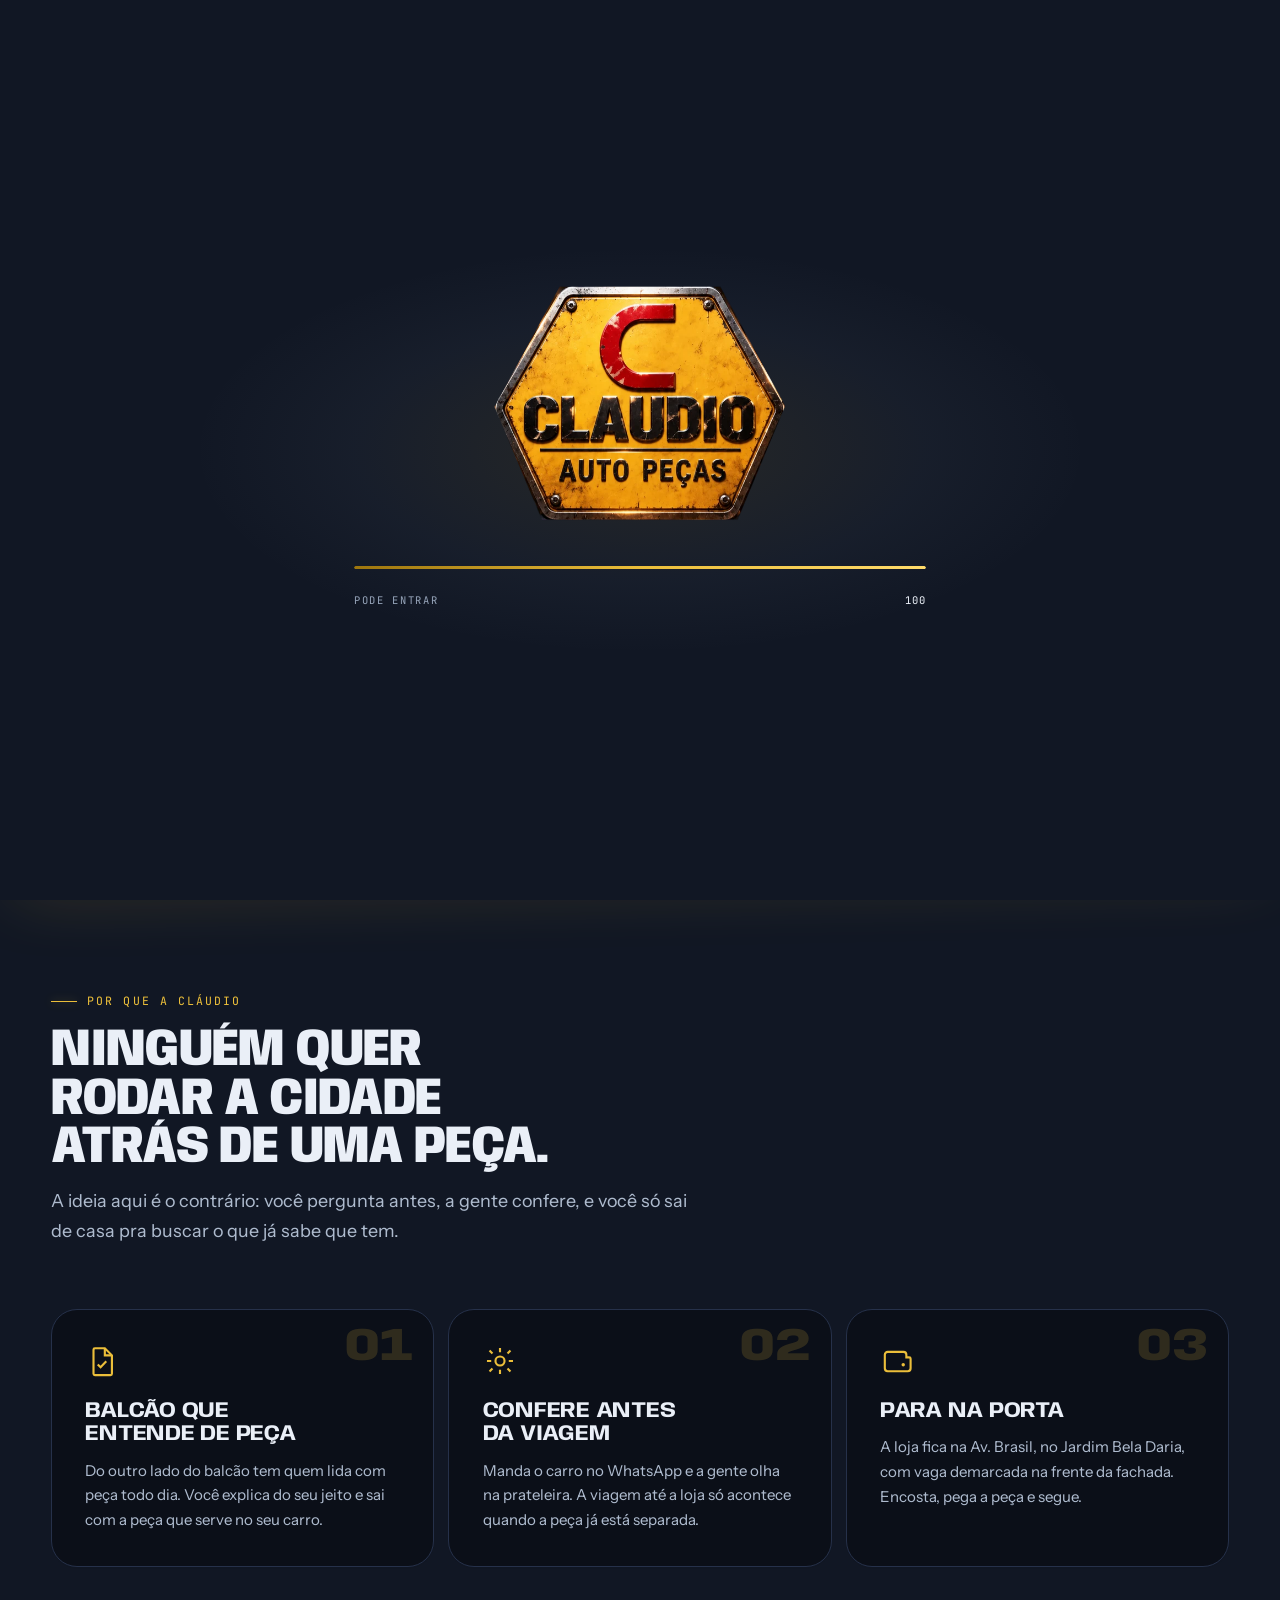
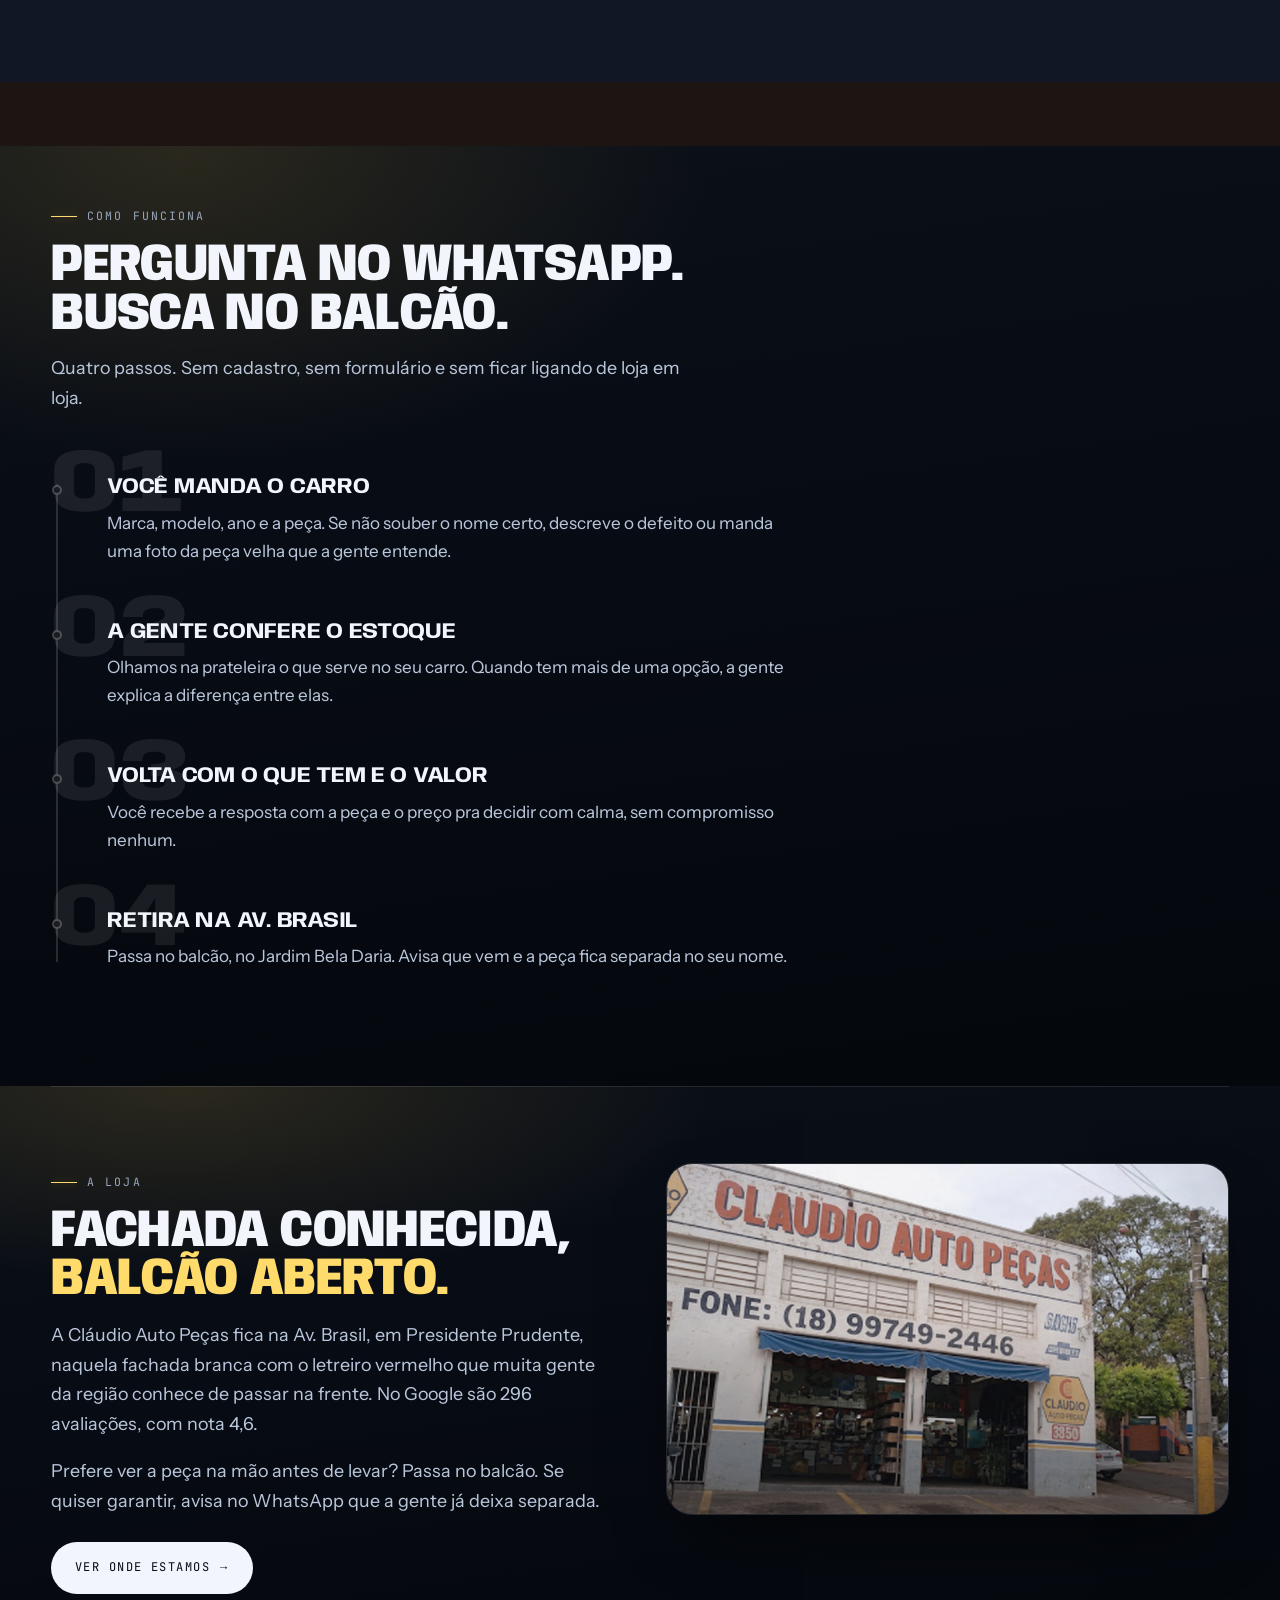
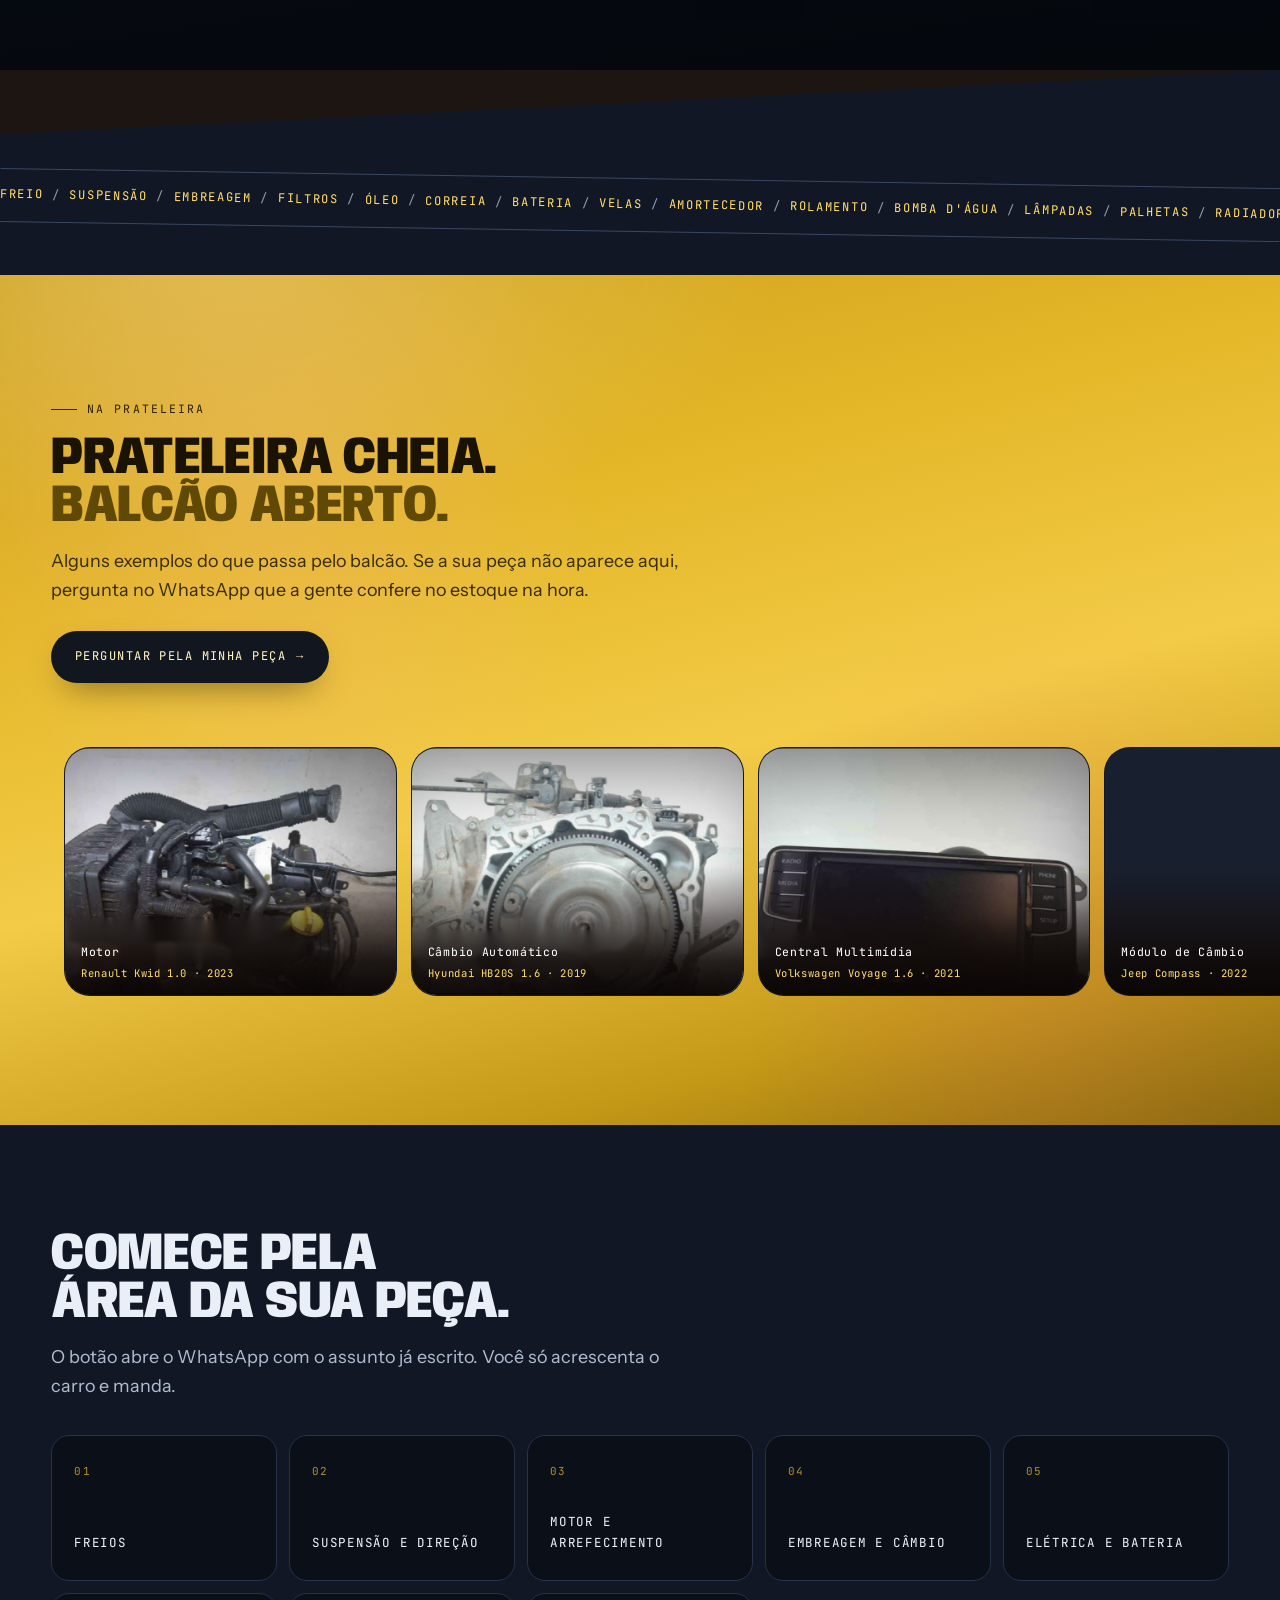
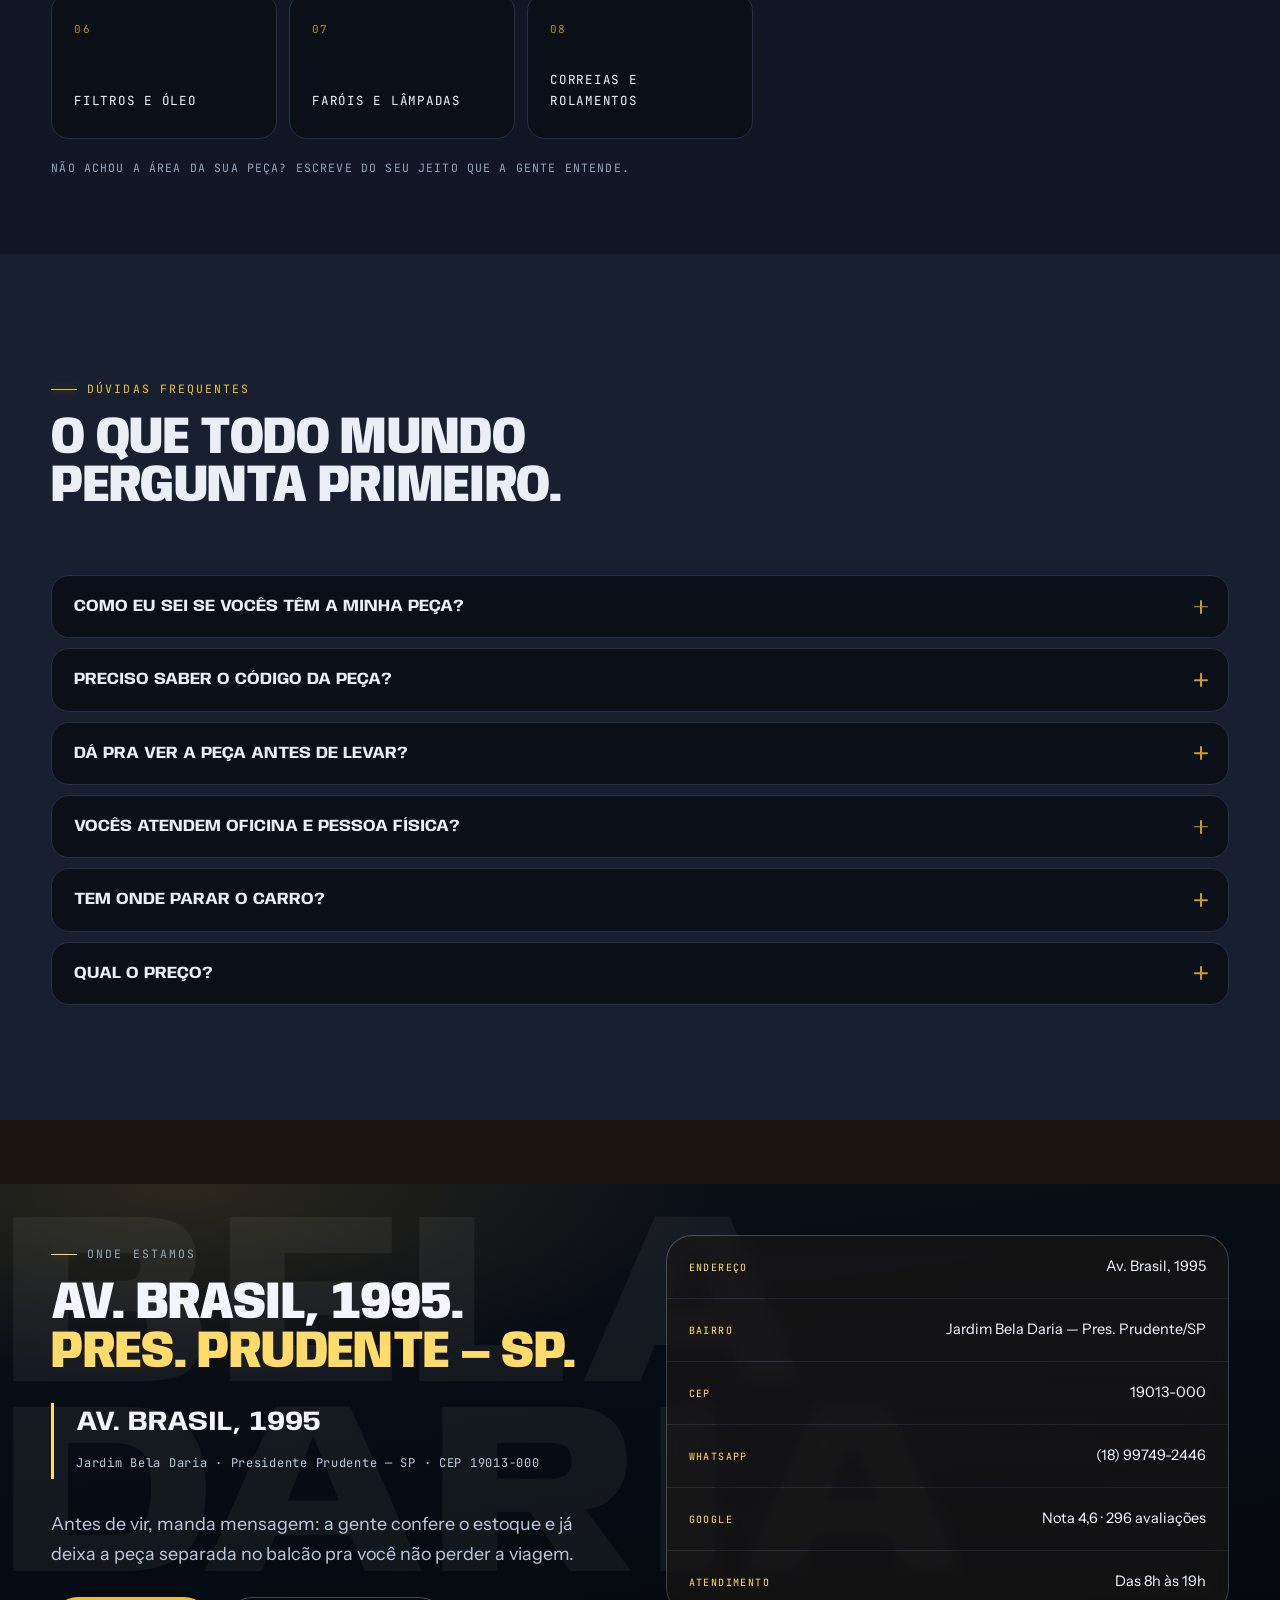
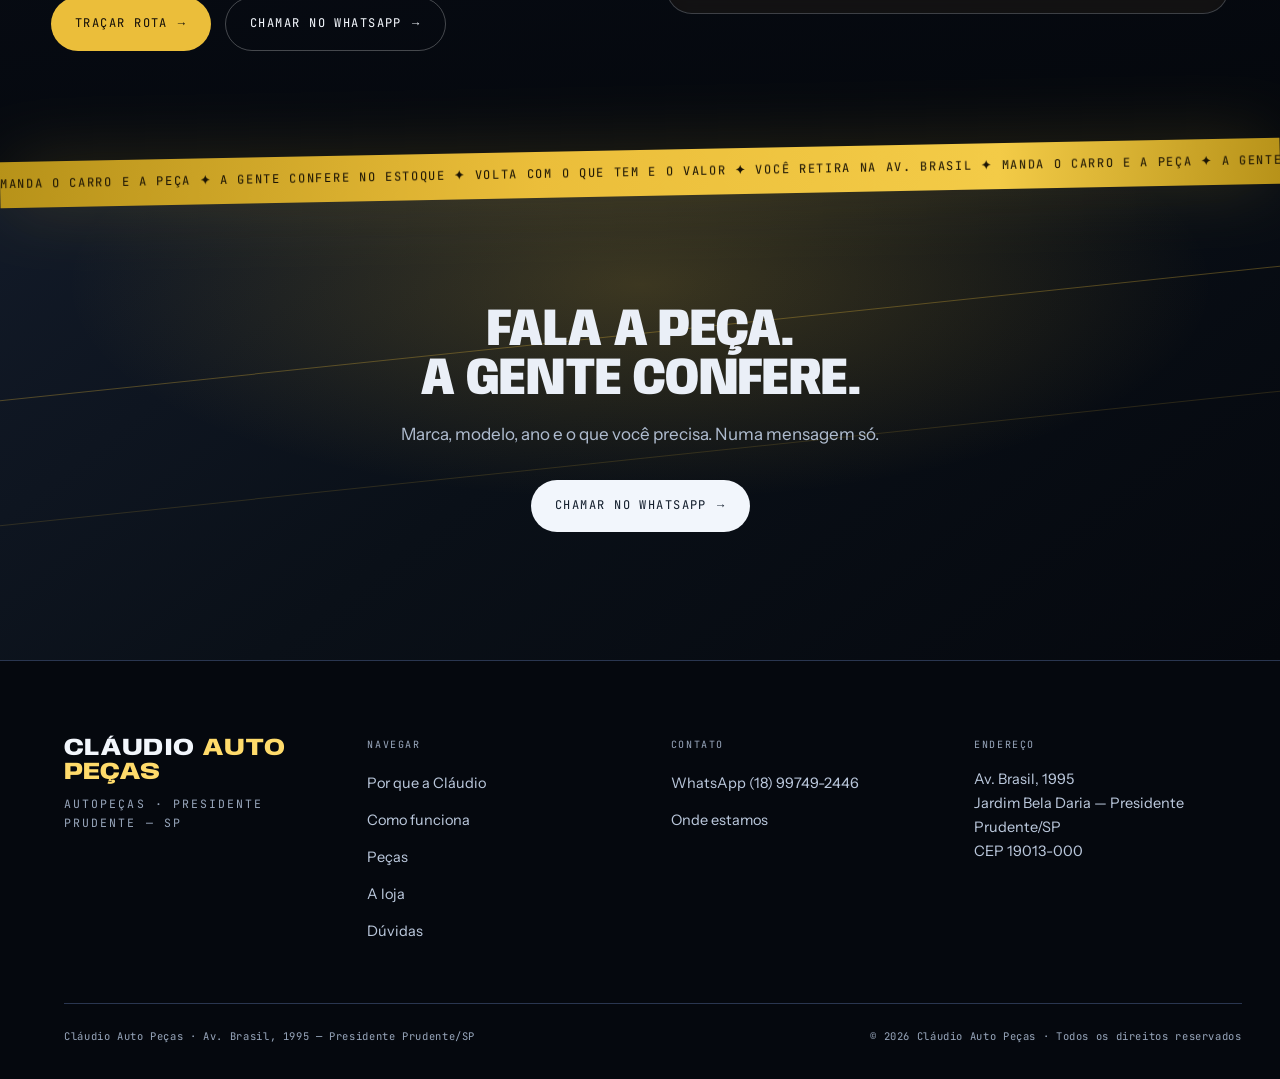
<file: index.html>
<!doctype html>
<html lang="pt-BR">
<head>
<meta charset="utf-8">
<meta name="viewport" content="width=device-width,initial-scale=1,viewport-fit=cover">
<meta name="theme-color" content="#01050D">

<title>Cláudio Auto Peças — Autopeças em Presidente Prudente/SP | Av. Brasil, 1995</title>
<meta name="description" content="Autopeças na Av. Brasil, 1995, Jardim Bela Daria, Presidente Prudente/SP. Mande o carro e a peça no WhatsApp que a gente confere no estoque e responde com o que tem e o valor.">
<link rel="canonical" href="https://claudio-autopecas.vercel.app/">

<!-- ==========================================================
     COMPARTILHAMENTO (WhatsApp, Facebook, Instagram, LinkedIn)
     ATENÇÃO: og:image PRECISA ser URL absoluta, com https:// e o
     domínio na frente. Com caminho relativo o WhatsApp e o Facebook
     não acham a imagem e o link sai sem capa.
     Hoje aponta para claudio-autopecas.vercel.app. Ao ligar um domínio
     próprio, busque por esse endereço no arquivo e troque em todas as
     ocorrências.
     ========================================================== -->
<meta property="og:type" content="website">
<meta property="og:locale" content="pt_BR">
<meta property="og:site_name" content="Cláudio Auto Peças">
<meta property="og:url" content="https://claudio-autopecas.vercel.app/">
<meta property="og:title" content="Cláudio Auto Peças — Autopeças em Presidente Prudente/SP">
<meta property="og:description" content="Balcão na Av. Brasil, 1995, Jardim Bela Daria. Manda o carro e a peça no WhatsApp que a gente confere no estoque.">
<meta property="og:image" content="https://claudio-autopecas.vercel.app/assets/img/claudio-og.jpg">
<meta property="og:image:secure_url" content="https://claudio-autopecas.vercel.app/assets/img/claudio-og.jpg">
<meta property="og:image:type" content="image/jpeg">
<meta property="og:image:width" content="1200">
<meta property="og:image:height" content="630">
<meta property="og:image:alt" content="Logotipo da Cláudio Auto Peças.">

<!-- Twitter / X -->
<meta name="twitter:card" content="summary_large_image">
<meta name="twitter:title" content="Cláudio Auto Peças — Autopeças em Presidente Prudente/SP">
<meta name="twitter:description" content="Balcão na Av. Brasil, 1995, Jardim Bela Daria. Manda o carro e a peça no WhatsApp que a gente confere no estoque.">
<meta name="twitter:image" content="https://claudio-autopecas.vercel.app/assets/img/claudio-og.jpg">
<meta name="twitter:image:alt" content="Logotipo da Cláudio Auto Peças.">

<link rel="icon" href="assets/img/favicon.png" type="image/png" sizes="96x96">
<link rel="apple-touch-icon" sizes="180x180" href="assets/img/apple-touch-icon.png">

<link rel="preload" as="font" type="font/woff2" href="assets/fonts/anybody-var.woff2" crossorigin>
<link rel="preload" as="font" type="font/woff2" href="assets/fonts/instrument-var.woff2" crossorigin>
<link rel="preload" as="image" href="assets/img/claudio-mark.webp" fetchpriority="high">
<link rel="preload" as="image" href="assets/img/hero-desktop.webp" media="(min-width:901px)" fetchpriority="high">
<link rel="preload" as="image" href="assets/img/hero-mobile.webp" media="(max-width:900px)" fetchpriority="high">
<link rel="stylesheet" href="assets/css/styles.css">

<noscript><style>
  .pre{display:none!important}
  body.is-loading{overflow:auto!important}
  body.is-loading .hero__in{opacity:1!important}
  .fade-up,[data-rv]{opacity:1!important;transform:none!important}
  .wa{opacity:1!important;transform:none!important;pointer-events:auto!important}
</style></noscript>
<script>
  setTimeout(function(){
    var b=document.body,p=document.getElementById('pre');
    if(b&&b.classList.contains('is-loading')){
      b.classList.remove('is-loading');
      if(p){p.classList.add('is-done');setTimeout(function(){p.classList.add('is-gone')},1200)}
    }
  },6000);
</script>

<script type="application/ld+json">
{
  "@context":"https://schema.org",
  "@type":"AutoPartsStore",
  "name":"Cláudio Auto Peças",
  "description":"Loja de autopeças na Av. Brasil, Jardim Bela Daria, Presidente Prudente, São Paulo.",
  "telephone":"+5518997492446",
  "url":"https://claudio-autopecas.vercel.app/",
  "image":"https://claudio-autopecas.vercel.app/assets/img/claudio-og.jpg",
  "logo":"https://claudio-autopecas.vercel.app/assets/img/apple-touch-icon.png",
  "openingHours":"08:00-19:00",
  "address":{
    "@type":"PostalAddress",
    "streetAddress":"Av. Brasil, 1995",
    "addressLocality":"Presidente Prudente",
    "addressRegion":"SP",
    "postalCode":"19013-000",
    "addressCountry":"BR"
  }
}
</script>
</head>

<body class="is-loading">

<!-- ====================== TELA DE CARREGAMENTO ====================== -->
<div class="pre" id="pre" role="status" aria-live="polite" aria-label="Carregando o site">
  <div class="pre__core">
    <div class="pre__stage" aria-hidden="true">
      <img class="wl-car"   src="assets/img/claudio-mark.webp" alt="" width="980" height="428" fetchpriority="high">
      <img class="wl-word"  src="assets/img/claudio-mark.webp" alt="" width="980" height="428">
      <img class="wl-wr"    src="assets/img/claudio-mark.webp" alt="" width="980" height="428">
      <img class="wl-shine" src="assets/img/claudio-mark.webp" alt="" width="980" height="428">
    </div>
    <div class="pre__bar"><span class="pre__fill"></span></div>
    <div class="pre__meta">
      <span class="pre__msg">Abrindo a loja</span>
      <span class="pre__pct">00</span>
    </div>
  </div>
</div>

<span class="progress" id="progress" aria-hidden="true"></span>

<!-- ============================== NAV ============================== -->
<header class="nav" id="nav">
  <a class="brand" href="#top" aria-label="Cláudio Auto Peças — início">
    <span class="brand__name">CLÁUDIO <span class="brand__wr">AUTO PEÇAS</span></span>
    <span class="brand__tag">Bela Daria · Pres. Prudente — SP</span>
  </a>

  <nav class="menu" aria-label="Navegação principal">
    <a href="#procedencia">Por que a Cláudio</a>
    <a href="#como">Como funciona</a>
    <a href="#estoque">Peças</a>
    <a href="#patio">A loja</a>
    <a href="#duvidas">Dúvidas</a>
    <a href="#onde">Onde estamos</a>
  </nav>

  <a class="btn btn--primary" href="https://wa.me/5518997492446" data-wa="" data-mag>
    Falar agora <span class="btn__arrow" aria-hidden="true">→</span>
  </a>

  <button class="burger" id="burger" aria-label="Abrir menu" aria-expanded="false" aria-controls="drawer">
    <span></span>
  </button>
</header>

<div class="drawer" id="drawer" aria-hidden="true">
  <a href="#procedencia">Por que a Cláudio</a>
  <a href="#como">Como funciona</a>
  <a href="#estoque">Peças</a>
  <a href="#patio">A loja</a>
  <a href="#duvidas">Dúvidas</a>
  <a href="#onde">Onde estamos</a>
</div>

<main id="top">

<!-- ============================= HERO ==============================
     A arte de fundo tem o selo pintado nela. No computador o selo fica
     à direita e a copy vive só no lado vazio da esquerda; no celular o
     selo fica em cima e a copy começa logo abaixo dele.
     ================================================================== -->
<section class="hero" id="hero">
  <picture class="hero__art" id="heroArt" aria-hidden="true">
    <source media="(max-width:900px)" srcset="assets/img/hero-mobile.webp" width="941" height="1672">
    <img src="assets/img/hero-desktop.webp" alt="" width="1672" height="941" fetchpriority="high" decoding="async">
  </picture>
  <span class="hero__veil" aria-hidden="true"></span>

  <div class="hero__in">
    <div class="hero__col">

      <p class="mono eyebrow fade-up">Autopeças · Av. Brasil · Pres. Prudente</p>

      <h1 class="d1">
        <span class="ln"><span>A peça do</span></span>
        <span class="ln"><span>seu carro está</span></span>
        <span class="ln"><span class="accent">no balcão.</span></span>
      </h1>

      <p class="lead fade-up dl-1">
        Fala o carro e a peça no WhatsApp. A gente confere no estoque e
        responde com o que tem e quanto fica, antes de você sair de casa.
      </p>

      <div class="hero__cta fade-up dl-2" style="margin-top:32px">
        <a class="btn btn--primary" href="https://wa.me/5518997492446"
           data-wa="Olá, Cláudio Auto Peças! Estou procurando uma peça. Meu carro é: " data-mag>
          Consultar a minha peça <span class="btn__arrow" aria-hidden="true">→</span>
        </a>
        <a class="link-u" href="#como">Como funciona</a>
      </div>

      <div class="hero__trust fade-up dl-3">
        <span>
          <svg width="15" height="15" viewBox="0 0 24 24" fill="none" stroke="currentColor" stroke-width="1.8" aria-hidden="true"><path d="M12 2.6l2.7 6.2 6.7.6-5.1 4.4 1.5 6.6-5.8-3.5-5.8 3.5 1.5-6.6L2.6 9.4l6.7-.6z"/></svg>
          4,6 no Google
        </span>
        <span>
          <svg width="15" height="15" viewBox="0 0 24 24" fill="none" stroke="currentColor" stroke-width="1.8" aria-hidden="true"><path d="M12 21s-7-6.1-7-11.4A7 7 0 0 1 19 9.6C19 14.9 12 21 12 21z"/><circle cx="12" cy="9.6" r="2.4"/></svg>
          Av. Brasil, 1995
        </span>
        <span>
          <svg width="15" height="15" viewBox="0 0 24 24" fill="none" stroke="currentColor" stroke-width="1.8" aria-hidden="true"><path d="M12 3l7.5 3v5.4c0 4.4-3 8.3-7.5 9.6-4.5-1.3-7.5-5.2-7.5-9.6V6z"/><path d="M9 12.2l2.1 2.1L15.3 10"/></svg>
          Resposta no WhatsApp
        </span>
      </div>
    </div>
  </div>

  <span class="scroll-cue" aria-hidden="true"><i></i> role</span>
</section>

<!-- ============================ MARQUEE ============================ -->
<a class="marq" href="https://wa.me/5518997492446" data-wa="" aria-label="Falar no WhatsApp">
  <div class="marq__track" id="marqTrack">
    <p>Autopeças em Presidente Prudente ✦ Balcão na Av. Brasil, 1995 ✦ Das 8h às 19h ✦ 4,6 no Google ✦ Oficina e dono de carro ✦ Consulta pelo WhatsApp ✦ Vaga na frente da loja ✦</p>
  </div>
</a>

<!-- ========================== POR QUE A CLÁUDIO ==================== -->
<section class="section" id="procedencia">
  <div class="shell">
    <div class="head" data-rv>
      <p class="mono eyebrow">Por que a Cláudio</p>
      <h2 class="d2">Ninguém quer rodar a cidade <span class="accent">atrás de uma peça.</span></h2>
      <p class="lead">A ideia aqui é o contrário: você pergunta antes, a gente confere, e você só sai de casa pra buscar o que já sabe que tem.</p>
    </div>

    <div class="grid-3">
      <article class="card" data-rv data-rv-d="1">
        <span class="card__n" aria-hidden="true">01</span>
        <svg class="card__ico" viewBox="0 0 24 24" fill="none" stroke="currentColor" stroke-width="1.5" aria-hidden="true"><path d="M7 3h7l5 5v13a1 1 0 0 1-1 1H7a1 1 0 0 1-1-1V4a1 1 0 0 1 1-1z"/><path d="M14 3v5h5"/><path d="M9 14.4l2 2 4-4.2"/></svg>
        <h3 class="d3">Balcão que entende de peça</h3>
        <p>Do outro lado do balcão tem quem lida com peça todo dia. Você explica do seu jeito e sai com a peça que serve no seu carro.</p>
      </article>

      <article class="card" data-rv data-rv-d="2">
        <span class="card__n" aria-hidden="true">02</span>
        <svg class="card__ico" viewBox="0 0 24 24" fill="none" stroke="currentColor" stroke-width="1.5" aria-hidden="true"><circle cx="12" cy="12" r="3.2"/><path d="M12 2.8v3M12 18.2v3M4.6 4.6l2.1 2.1M17.3 17.3l2.1 2.1M2.8 12h3M18.2 12h3M4.6 19.4l2.1-2.1M17.3 6.7l2.1-2.1"/></svg>
        <h3 class="d3">Confere antes da viagem</h3>
        <p>Manda o carro no WhatsApp e a gente olha na prateleira. A viagem até a loja só acontece quando a peça já está separada.</p>
      </article>

      <article class="card" data-rv data-rv-d="3">
        <span class="card__n" aria-hidden="true">03</span>
        <svg class="card__ico" viewBox="0 0 24 24" fill="none" stroke="currentColor" stroke-width="1.5" aria-hidden="true"><path d="M3.4 7.6a2 2 0 0 1 2-2h11.2a2 2 0 0 1 2 2v1.8h2a1 1 0 0 1 1 1v6.8a2 2 0 0 1-2 2H5.4a2 2 0 0 1-2-2z"/><circle cx="16.4" cy="14.6" r="1.2" fill="currentColor" stroke="none"/></svg>
        <h3 class="d3">Para na porta</h3>
        <p>A loja fica na Av. Brasil, no Jardim Bela Daria, com vaga demarcada na frente da fachada. Encosta, pega a peça e segue.</p>
      </article>
    </div>
  </div>
</section>

<div class="wedge wedge--slab" aria-hidden="true"></div>

<!-- ========================= COMO FUNCIONA ========================= -->
<section class="section slab" id="como" style="padding-top:clamp(40px,4vw,60px)">
  <div class="shell">
    <div class="head" data-rv>
      <p class="mono eyebrow">Como funciona</p>
      <h2 class="d2">Pergunta no WhatsApp.<br>Busca no balcão.</h2>
      <p class="lead">Quatro passos. Sem cadastro, sem formulário e sem ficar ligando de loja em loja.</p>
    </div>

    <div class="steps" id="steps">
      <span class="steps__rail" aria-hidden="true"><span class="steps__fill"></span></span>

      <article class="step" data-rv>
        <span class="step__n" aria-hidden="true">01</span>
        <h3 class="d3">Você manda o carro</h3>
        <p>Marca, modelo, ano e a peça. Se não souber o nome certo, descreve o defeito ou manda uma foto da peça velha que a gente entende.</p>
      </article>

      <article class="step" data-rv>
        <span class="step__n" aria-hidden="true">02</span>
        <h3 class="d3">A gente confere o estoque</h3>
        <p>Olhamos na prateleira o que serve no seu carro. Quando tem mais de uma opção, a gente explica a diferença entre elas.</p>
      </article>

      <article class="step" data-rv>
        <span class="step__n" aria-hidden="true">03</span>
        <h3 class="d3">Volta com o que tem e o valor</h3>
        <p>Você recebe a resposta com a peça e o preço pra decidir com calma, sem compromisso nenhum.</p>
      </article>

      <article class="step" data-rv>
        <span class="step__n" aria-hidden="true">04</span>
        <h3 class="d3">Retira na Av. Brasil</h3>
        <p>Passa no balcão, no Jardim Bela Daria. Avisa que vem e a peça fica separada no seu nome.</p>
      </article>
    </div>
  </div>
</section>

<!-- ============================ A LOJA ============================= -->
<section class="section--tight slab" id="patio" style="padding-top:0">
  <div class="shell">
    <div style="border-top:1px solid rgba(255,255,255,.1);padding-top:clamp(48px,6vw,76px)"></div>

    <div class="pay">
      <div data-rv>
        <p class="mono eyebrow">A loja</p>
        <h2 class="d2" style="margin:16px 0 16px">Fachada conhecida,<br><span class="accent">balcão aberto.</span></h2>
        <p class="lead">
          A Cláudio Auto Peças fica na Av. Brasil, em Presidente Prudente,
          naquela fachada branca com o letreiro vermelho que muita gente da
          região conhece de passar na frente. No Google são 296 avaliações,
          com nota 4,6.
        </p>
        <p class="lead" style="margin-top:18px">
          Prefere ver a peça na mão antes de levar? Passa no balcão. Se
          quiser garantir, avisa no WhatsApp que a gente já deixa separada.
        </p>
        <a class="btn btn--light" href="#onde" style="margin-top:26px" data-mag>
          Ver onde estamos <span class="btn__arrow" aria-hidden="true">→</span>
        </a>
      </div>

      <div data-rv data-rv-d="2">
        <figure class="fachada">
          <img src="assets/img/fachada.jpg"
               alt="Fachada da Cláudio Auto Peças na Av. Brasil, em Presidente Prudente, com o letreiro vermelho, o WhatsApp da loja e as vagas na frente"
               width="1408" height="880" loading="lazy" decoding="async">
        </figure>
      </div>
    </div>
  </div>
</section>

<div class="wedge wedge--slab wedge--out" aria-hidden="true"></div>

<div class="marq-band">
<a class="marq marq--ghost" href="https://wa.me/5518997492446" data-wa="" aria-label="Falar no WhatsApp">
  <div class="marq__track" id="marqTrack2">
    <p><b>Freio</b> <span class="sep">/</span> <b>Suspensão</b> <span class="sep">/</span> <b>Embreagem</b> <span class="sep">/</span> <b>Filtros</b> <span class="sep">/</span> <b>Óleo</b> <span class="sep">/</span> <b>Correia</b> <span class="sep">/</span> <b>Bateria</b> <span class="sep">/</span> <b>Velas</b> <span class="sep">/</span> <b>Amortecedor</b> <span class="sep">/</span> <b>Rolamento</b> <span class="sep">/</span> <b>Bomba d'água</b> <span class="sep">/</span> <b>Lâmpadas</b> <span class="sep">/</span> <b>Palhetas</b> <span class="sep">/</span> <b>Radiador</b> <span class="sep">/</span> </p>
  </div>
</a>
</div>

<!-- ============================ PEÇAS ============================== -->
<section class="section stock blaze" id="estoque">
  <div class="shell">
    <div class="head" data-rv style="max-width:70ch">
      <p class="mono eyebrow">Na prateleira</p>
      <h2 class="d2">Prateleira cheia.<br><span class="accent">Balcão aberto.</span></h2>
      <p class="lead">Alguns exemplos do que passa pelo balcão. Se a sua peça não aparece aqui, pergunta no WhatsApp que a gente confere no estoque na hora.</p>
      <a class="btn btn--primary" href="https://wa.me/5518997492446" style="margin-top:26px"
         data-wa="Olá, Cláudio Auto Peças! Não vi a peça que preciso no site. Meu carro é: " data-mag>
        Perguntar pela minha peça <span class="btn__arrow" aria-hidden="true">→</span>
      </a>
    </div>
  </div>

  <div class="rail">
    <div class="rail__track" id="rail"></div>
  </div>
</section>

<!-- ========================== CATEGORIAS =========================== -->
<section class="section--tight" style="padding-top:clamp(64px,7vw,96px)">
  <div class="shell">
    <div class="head" data-rv style="margin-bottom:34px">
      <h2 class="d2">Comece pela área da sua peça.</h2>
      <p class="lead">O botão abre o WhatsApp com o assunto já escrito. Você só acrescenta o carro e manda.</p>
    </div>
    <div class="cats" id="cats" data-rv></div>
    <p class="mono" style="color:var(--dim);margin-top:20px;letter-spacing:.1em">
      Não achou a área da sua peça? Escreve do seu jeito que a gente entende.
    </p>
  </div>
</section>

<!-- ============================ DÚVIDAS ============================ -->
<section class="section" id="duvidas" style="background:var(--bone-2)">
  <div class="shell">
    <div class="head" data-rv>
      <p class="mono eyebrow">Dúvidas frequentes</p>
      <h2 class="d2">O que todo mundo<br>pergunta primeiro.</h2>
    </div>

    <div class="faq" data-rv>
      <details>
        <summary>Como eu sei se vocês têm a minha peça?</summary>
        <div class="faq__a"><p>Manda a marca, o modelo, o ano e a peça no WhatsApp. A gente confere no estoque e te responde — inclusive quando a resposta é que não temos.</p></div>
      </details>
      <details>
        <summary>Preciso saber o código da peça?</summary>
        <div class="faq__a"><p>Não precisa. Pelo carro a gente chega na peça. Se você tiver a peça velha em mãos, uma foto ajuda a bater a versão certa quando existe mais de uma pro mesmo modelo.</p></div>
      </details>
      <details>
        <summary>Dá pra ver a peça antes de levar?</summary>
        <div class="faq__a"><p>Dá. Estamos na Av. Brasil, 1995, no Jardim Bela Daria, em Presidente Prudente. Avisa antes no WhatsApp pra gente já deixar a peça separada quando você chegar.</p></div>
      </details>
      <details>
        <summary>Vocês atendem oficina e pessoa física?</summary>
        <div class="faq__a"><p>Os dois. Mecânico que precisa de peça pro serviço do dia e quem está resolvendo um problema no próprio carro são atendidos do mesmo jeito.</p></div>
      </details>
      <details>
        <summary>Tem onde parar o carro?</summary>
        <div class="faq__a"><p>Tem. A loja tem vagas demarcadas bem na frente da fachada, na própria Av. Brasil. Dá pra encostar, buscar a peça e seguir.</p></div>
      </details>
      <details>
        <summary>Qual o preço?</summary>
        <div class="faq__a"><p>Varia com a peça, a marca e o carro. Por isso o preço vai junto na resposta do WhatsApp, em vez de uma tabela no site que nunca acompanha o balcão.</p></div>
      </details>
    </div>
  </div>
</section>

<div class="wedge wedge--slab" aria-hidden="true"></div>

<!-- =========================== ONDE ESTAMOS ======================== -->
<section class="section where slab" id="onde" style="padding-top:clamp(40px,4vw,60px)">
  <span class="where__ghost" aria-hidden="true">Bela Daria</span>
  <div class="shell where__in">
    <div data-rv>
      <p class="mono eyebrow">Onde estamos</p>
      <h2 class="d2" style="margin:16px 0 0">Av. Brasil, 1995.<br><span class="accent">Pres. Prudente — SP.</span></h2>

      <div class="addr">
        <b>Av. Brasil, 1995</b>
        <span>Jardim Bela Daria · Presidente Prudente — SP · CEP 19013-000</span>
      </div>

      <p class="lead" style="margin-bottom:28px">
        Antes de vir, manda mensagem: a gente confere o estoque e já deixa
        a peça separada no balcão pra você não perder a viagem.
      </p>

      <div style="display:flex;flex-wrap:wrap;gap:14px">
        <a class="btn btn--primary" href="https://www.google.com/maps/search/?api=1&amp;query=Cl%C3%A1udio+Auto+Pe%C3%A7as%2C+Av.+Brasil%2C+1995+-+Jardim+Bela+Daria%2C+Presidente+Prudente+-+SP%2C+19013-000" target="_blank" rel="noopener" data-mag>
          Traçar rota <span class="btn__arrow" aria-hidden="true">→</span>
        </a>
        <a class="btn btn--ghost" href="https://wa.me/5518997492446"
           data-wa="Olá, Cláudio Auto Peças! Queria tirar uma dúvida." data-mag>
          Chamar no WhatsApp <span class="btn__arrow" aria-hidden="true">→</span>
        </a>
      </div>
    </div>

    <div data-rv data-rv-d="1">
      <dl class="facts facts--dark">
        <div class="fact"><dt>Endereço</dt><dd>Av. Brasil, 1995</dd></div>
        <div class="fact"><dt>Bairro</dt><dd>Jardim Bela Daria — Pres. Prudente/SP</dd></div>
        <div class="fact"><dt>CEP</dt><dd>19013-000</dd></div>
        <div class="fact"><dt>WhatsApp</dt><dd>(18) 99749-2446</dd></div>
        <div class="fact"><dt>Google</dt><dd>Nota 4,6 · 296 avaliações</dd></div>
        <div class="fact"><dt>Atendimento</dt><dd>Das 8h às 19h</dd></div>
      </dl>
    </div>
  </div>
</section>

<a class="marq" href="https://wa.me/5518997492446" data-wa="" aria-label="Falar no WhatsApp">
  <div class="marq__track" id="marqTrack3">
    <p>Manda o carro e a peça ✦ A gente confere no estoque ✦ Volta com o que tem e o valor ✦ Você retira na Av. Brasil ✦ Manda o carro e a peça ✦ A gente confere no estoque ✦ Volta com o que tem e o valor ✦ Você retira na Av. Brasil ✦</p>
  </div>
</a>

<!-- ========================== CHAMADA FINAL ======================== -->
<section class="cta">
  <div class="shell cta__in">
    <h2 class="d2" data-rv>Fala a peça.<br>A gente confere.</h2>
    <p data-rv data-rv-d="1">Marca, modelo, ano e o que você precisa. Numa mensagem só.</p>
    <a class="btn btn--light" href="https://wa.me/5518997492446" data-rv data-rv-d="2"
       data-wa="Olá, Cláudio Auto Peças! Estou procurando uma peça. Meu carro é: " data-mag>
      Chamar no WhatsApp <span class="btn__arrow" aria-hidden="true">→</span>
    </a>
  </div>
</section>

</main>

<!-- ============================= RODAPÉ ============================ -->
<footer class="foot">
  <div class="foot__grid">
    <div>
      <p class="brand__name" style="font-size:24px;margin-bottom:10px">
        CLÁUDIO <span class="brand__wr">AUTO PEÇAS</span>
      </p>
      <p class="mono" style="color:var(--on-dark-dim)">Autopeças · Presidente Prudente — SP</p>
    </div>

    <div>
      <h4>Navegar</h4>
      <ul>
        <li><a href="#procedencia">Por que a Cláudio</a></li>
        <li><a href="#como">Como funciona</a></li>
        <li><a href="#estoque">Peças</a></li>
        <li><a href="#patio">A loja</a></li>
        <li><a href="#duvidas">Dúvidas</a></li>
      </ul>
    </div>

    <div>
      <h4>Contato</h4>
      <ul>
        <li><a href="https://wa.me/5518997492446" data-wa="">WhatsApp (18) 99749-2446</a></li>
        <li><a href="#onde">Onde estamos</a></li>
      </ul>
    </div>

    <div>
      <h4>Endereço</h4>
      <p style="color:var(--on-dark-2);font-size:14.5px">
        Av. Brasil, 1995<br>Jardim Bela Daria — Presidente Prudente/SP<br>CEP 19013-000
      </p>
    </div>
  </div>

  <div class="foot__legal">
    <span>Cláudio Auto Peças · Av. Brasil, 1995 — Presidente Prudente/SP</span>
    <span>© <span id="year">2026</span> Cláudio Auto Peças · Todos os direitos reservados</span>
  </div>
</footer>

<a class="wa" id="wa" href="https://wa.me/5518997492446" data-wa="" aria-label="Chamar no WhatsApp">
  <svg width="27" height="27" viewBox="0 0 24 24" fill="currentColor" aria-hidden="true"><path d="M12 2a10 10 0 0 0-8.6 15L2 22l5.2-1.4A10 10 0 1 0 12 2zm0 18a8 8 0 0 1-4.1-1.1l-.3-.2-3.1.8.8-3-.2-.3A8 8 0 1 1 12 20zm4.4-5.9c-.2-.1-1.4-.7-1.6-.8-.2-.1-.4-.1-.5.1-.2.2-.6.8-.8 1-.1.2-.3.2-.5.1-1.4-.7-2.3-1.3-3.2-2.8-.2-.4.2-.3.6-1.1.1-.1 0-.3 0-.4-.1-.1-.5-1.3-.7-1.8-.2-.4-.4-.4-.5-.4h-.5c-.2 0-.4.1-.6.3-.2.2-.8.8-.8 1.9s.8 2.2.9 2.4c.1.2 1.6 2.5 3.9 3.4 1.9.8 2.3.6 2.7.6.4 0 1.4-.6 1.6-1.1.2-.5.2-1 .1-1.1 0-.1-.2-.2-.4-.3z"/></svg>
</a>

<script src="assets/js/main.js" defer></script>
</body>
</html>
</file>
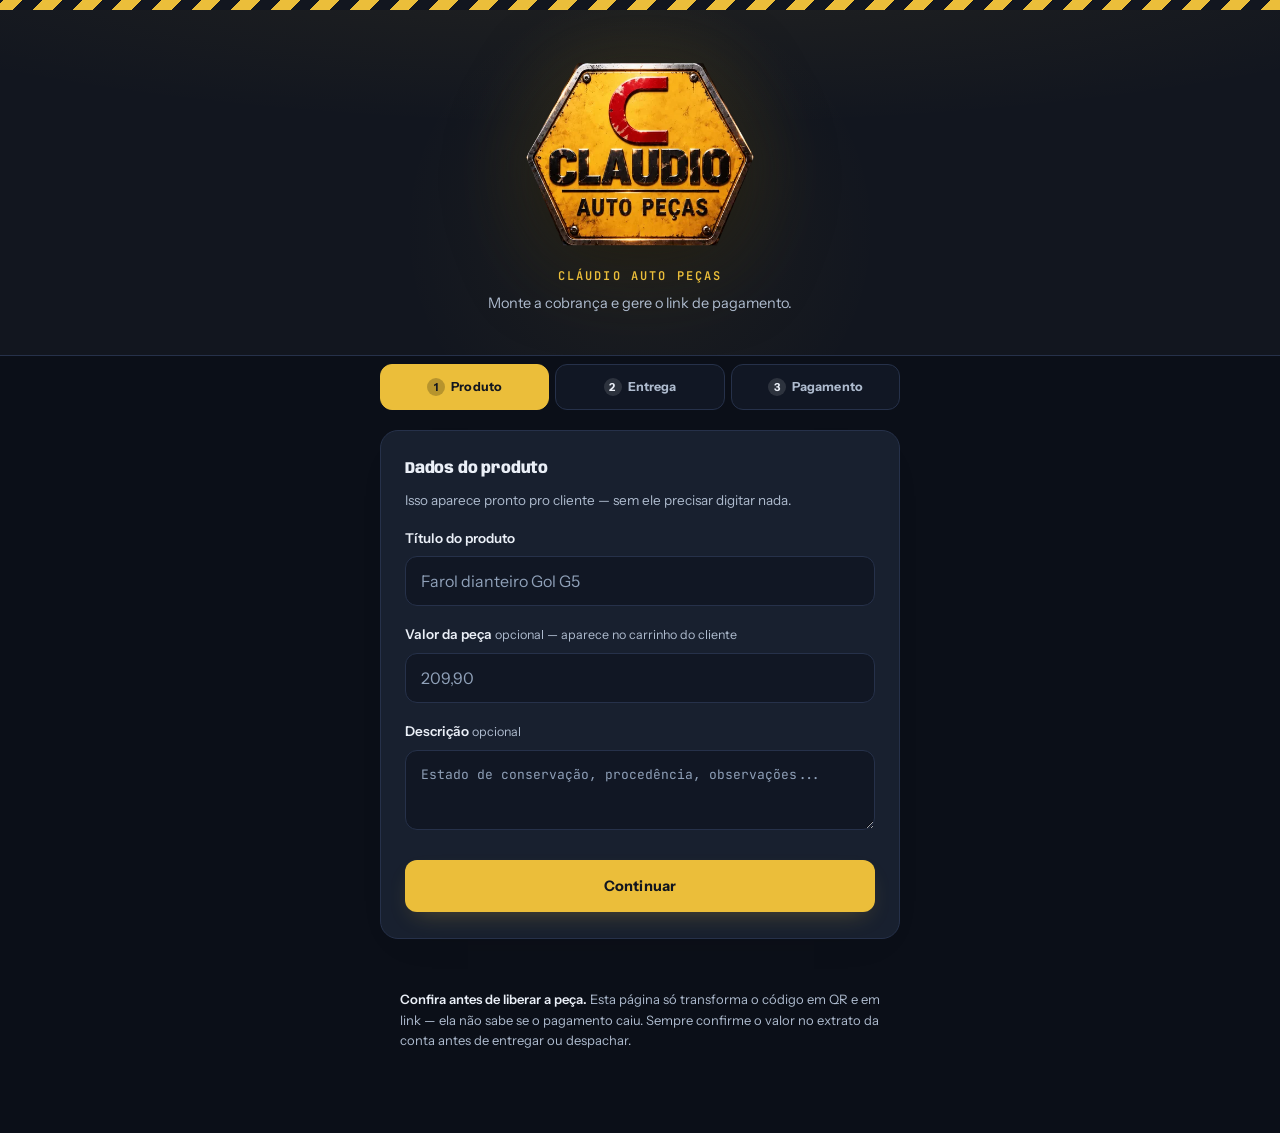
<file: pagamento.html>
<!DOCTYPE html>
<html lang="pt-BR">
<head>
<meta charset="utf-8">
<meta name="viewport" content="width=device-width, initial-scale=1, viewport-fit=cover">
<title>Pagamento — Cláudio Auto Peças</title>
<meta name="description" content="Pague sua peça com segurança. Escaneie o QR Code ou copie o código.">

<!-- =================================================================
     PREVIEW DO LINK NO WHATSAPP
     Aponta para claudio-autopecas.vercel.app. Se o domínio mudar, troque nas duas
     linhas abaixo (og:image e og:url).
     Usa a MESMA capa do site (assets/img/claudio-og.jpg), que já está no
     repositório — este arquivo não pede nenhuma imagem nova.
     Isso é normal: o WhatsApp não lê imagem embutida em base64 no
     og:image, só um arquivo de verdade — por isso essa é a única
     peça que fica fora do HTML único.
     ================================================================= -->
<meta property="og:type" content="website">
<meta property="og:site_name" content="Cláudio Auto Peças">
<meta property="og:title" content="Pagamento — Cláudio Auto Peças">
<meta property="og:description" content="Escaneie o QR Code ou copie o código para concluir o pagamento da sua peça.">
<meta property="og:image" content="https://claudio-autopecas.vercel.app/assets/img/claudio-og.jpg">
<meta property="og:image:width" content="1200">
<meta property="og:image:height" content="630">
<meta property="og:image:alt" content="Logotipo da Cláudio Auto Peças.">
<meta property="og:url" content="https://claudio-autopecas.vercel.app/pagamento.html">
<meta name="twitter:card" content="summary_large_image">
<meta name="twitter:image" content="https://claudio-autopecas.vercel.app/assets/img/claudio-og.jpg">
<meta name="twitter:image:alt" content="Logotipo da Cláudio Auto Peças.">
<link rel="icon" href="assets/img/favicon.png" type="image/png" sizes="96x96">
<link rel="apple-touch-icon" sizes="180x180" href="assets/img/apple-touch-icon.png">
<meta name="theme-color" content="#0B0F18">

<style>
  @font-face{font-family:"Anybody";src:url("assets/fonts/anybody-var.woff2") format("woff2-variations");font-weight:100 900;font-stretch:50% 150%;font-display:swap}
  @font-face{font-family:"Instrument";src:url("assets/fonts/instrument-var.woff2") format("woff2-variations");font-weight:400 700;font-display:swap}
  @font-face{font-family:"JetBrains";src:url("assets/fonts/jetbrains-var.woff2") format("woff2-variations");font-weight:400 700;font-display:swap}
    :root{
    /* mesma paleta do index.html */
    --preto:#12161F;--fundo:#0B0F18;--graxa:#111724;--card:#18202F;--aco:#26314A;--cinza:#AEBBCE;
    --osso:#EAEFF7;--amarelo:#EBBE3A;--ambar:#9D750D;--alerta:#FF7A4A;--ok:#4ADE80;
    --prata:#C7D2E2;
    --radius:18px;--radius-sm:12px;
  }
  *{box-sizing:border-box;margin:0;padding:0}
  html{-webkit-text-size-adjust:100%}
  body{
    background:var(--fundo);color:var(--osso);
    font-family:"Instrument",system-ui,sans-serif;
    line-height:1.5;min-height:100vh;padding-bottom:64px;
  }
  .faixa{height:10px;background:repeating-linear-gradient(-45deg,var(--amarelo) 0 14px,var(--preto) 14px 28px)}
  main{padding:0 20px;max-width:560px;margin:0 auto}

  /* ---------- hero (logo em destaque) ---------- */
  .hero{
    position:relative;overflow:hidden;text-align:center;
    padding:52px 20px 40px;margin-bottom:8px;
    background:
      radial-gradient(120% 90% at 50% -20%, rgba(235,190,58,0.08), transparent 60%),
      var(--preto);
    border-bottom:1px solid var(--aco);
  }
  .hero::before{
    content:"";position:absolute;left:50%;top:-40px;width:520px;height:520px;
    transform:translateX(-50%);border-radius:50%;
    background:radial-gradient(circle, rgba(235,190,58,0.06), transparent 65%);
    pointer-events:none;
  }
  /* o selo é quase quadrado (744x597): largura manda, altura segue a proporção. */
  .logo-hero{
    position:relative;display:block;margin:0 auto 20px;
    width:min(56vw,230px);height:auto;aspect-ratio:420/338;
    filter:drop-shadow(0 18px 40px rgba(0,0,0,.55)) drop-shadow(0 0 34px rgba(235,190,58,.18));
  }
  .hero-marca{
    position:relative;font-family:"Instrument",system-ui,sans-serif;font-weight:800;font-size:12px;
    letter-spacing:.18em;text-transform:uppercase;color:var(--amarelo);margin-bottom:8px;
  }
  .hero p{position:relative;color:var(--cinza);font-size:14.5px;max-width:38ch;margin:0 auto}

  h2.secao{font-family:"Instrument",system-ui,sans-serif;font-weight:700;font-size:16px;margin:0 0 9px}
  label{display:block;font-size:13.5px;font-weight:600;color:var(--osso);margin-bottom:8px}
  label small,.opc{color:var(--cinza);font-weight:400;font-size:12.5px}
  .dica{color:var(--cinza);font-size:13.5px;margin-bottom:18px;max-width:52ch}
  textarea{
    width:100%;min-height:124px;background:var(--graxa);
    border:1px solid var(--aco);border-radius:var(--radius-sm);
    color:var(--osso);font-family:"JetBrains",ui-monospace,Menlo,monospace;
    font-size:13px;line-height:1.6;padding:14px 15px;resize:vertical;word-break:break-all;
  }
  textarea::placeholder{color:#8FA0B8}
  input,select{
    width:100%;background:var(--graxa);border:1px solid var(--aco);border-radius:var(--radius-sm);
    color:var(--osso);font-family:inherit;font-size:16px;padding:14px 15px;
    transition:border-color .15s ease;
  }
  select{appearance:none;-webkit-appearance:none;background-image:url("data:image/svg+xml;utf8,<svg xmlns='http://www.w3.org/2000/svg' width='14' height='9' viewBox='0 0 14 9'><path d='M1 1l6 6 6-6' stroke='%238FA0B8' stroke-width='2' fill='none' fill-rule='evenodd'/></svg>");background-repeat:no-repeat;background-position:right 15px center;padding-right:38px}
  input::placeholder{color:#8FA0B8}
  input.erro{border-color:var(--alerta)}
  textarea:focus,input:focus,select:focus{border-color:var(--amarelo);outline:none;box-shadow:0 0 0 3px rgba(235,190,58,0.18)}
  button:focus-visible{outline:3px solid var(--amarelo);outline-offset:2px}
  .campo{margin-bottom:18px}
  .dupla{display:flex;gap:12px}
  .dupla > div{flex:1 1 0;min-width:0}
  .linha{display:flex;gap:10px;margin-top:16px;flex-wrap:wrap}
  button{
    font-family:"Instrument",system-ui,sans-serif;font-size:14.5px;font-weight:700;letter-spacing:.01em;border:0;
    border-radius:var(--radius-sm);padding:16px 22px;cursor:pointer;flex:1 1 auto;min-height:52px;
    transition:transform .15s ease, box-shadow .15s ease, background .15s ease;
  }
  .btn-principal{background:var(--amarelo);color:var(--preto);box-shadow:0 10px 24px -10px rgba(235,190,58,0.30)}
  .btn-principal:hover{background:var(--amarelo);filter:brightness(1.08);transform:translateY(-1px)}
  .btn-principal:disabled{background:var(--aco);color:var(--cinza);cursor:not-allowed;box-shadow:none;transform:none}
  .btn-secundario{background:var(--graxa);color:var(--osso);border:1px solid var(--aco)}
  .btn-secundario:hover{border-color:var(--amarelo);color:var(--amarelo)}
  .btn-limpar{background:transparent;color:var(--cinza);border:1px solid var(--aco);flex:0 0 auto}
  .btn-limpar:hover{color:var(--osso);border-color:var(--cinza)}
  .aviso{
    margin-top:16px;padding:14px 16px;font-size:14px;border-radius:var(--radius-sm);
    border-left:4px solid var(--alerta);background:#FDECEA;color:#7E0910;display:none;
  }
  .aviso.visivel{display:block}
  .aviso.atencao{border-left-color:var(--amarelo);background:#FFFAE6;color:#8C780E}
  .moldura{background:var(--amarelo);padding:18px;display:flex;justify-content:center;border-radius:var(--radius-sm)}
  canvas{width:100%;max-width:260px;height:auto;display:block;border-radius:6px}
  dl{margin-top:20px;border-top:1px solid var(--aco)}
  .item{
    display:flex;justify-content:space-between;gap:16px;
    padding:12px 2px;border-bottom:1px solid var(--aco);font-size:14px;
  }
  dt{color:var(--cinza);flex:0 0 auto}
  dd{text-align:right;word-break:break-word}
  dd.destaque{color:var(--amarelo);font-weight:700;font-size:17px}
  .conferido{margin-top:14px;font-size:13px;color:var(--ok);display:flex;gap:8px;align-items:baseline}
  .caixa-link{margin-top:26px;padding-top:22px;border-top:1px solid var(--aco)}
  .caixa-link p{font-size:13px;color:var(--cinza);margin-bottom:12px;max-width:50ch}
  .url{
    background:var(--graxa);border:1px solid var(--aco);border-left:4px solid var(--amarelo);border-radius:var(--radius-sm);
    font-family:"JetBrains",ui-monospace,Menlo,monospace;font-size:11px;line-height:1.6;
    padding:12px 13px;word-break:break-all;color:var(--cinza);
    max-height:70px;overflow:hidden;margin-bottom:11px;display:none;
  }
  .url.visivel{display:block}
  .tam-link{font-size:12.5px;color:var(--cinza);margin-top:6px}
  .nota{
    margin:32px auto 0;max-width:560px;padding:18px 20px;color:var(--cinza);font-size:13px;line-height:1.6;
  }
  .nota strong{color:var(--osso);font-weight:600}
  [hidden]{display:none !important}

  /* ---------- cartões (elevação padrão da UI) ---------- */
  .cartao{
    background:var(--card);border:1px solid var(--aco);border-radius:var(--radius);
    padding:26px 24px;margin-bottom:20px;box-shadow:0 14px 40px -26px rgba(0,0,0,0.18);
  }

  .abas{display:flex;gap:6px;margin:0 0 20px}
  .aba{
    flex:1;background:var(--graxa);border:1px solid var(--aco);border-radius:var(--radius-sm);color:var(--cinza);
    font-family:"Instrument",system-ui,sans-serif;font-size:12.5px;font-weight:700;padding:13px 4px;cursor:pointer;
    min-height:auto;
  }
  .aba.ativa{color:var(--preto);background:var(--amarelo);border-color:var(--amarelo)}
  .aba .n{
    display:inline-block;width:18px;height:18px;line-height:18px;border-radius:50%;
    background:rgba(255,255,255,0.30);color:inherit;font-size:11px;margin-right:6px;
  }
  .aba.ativa .n{background:rgba(0,0,0,0.16)}
  .painel-aba{display:none}
  .painel-aba.ativa{display:block}
  .nav-abas{display:flex;gap:10px;margin-top:24px}

  .badge-seguro{
    position:relative;display:inline-flex;align-items:center;gap:9px;
    margin-top:6px;padding:9px 18px 9px 12px;border-radius:999px;
    background:rgba(46,158,79,0.10);border:1px solid rgba(46,158,79,0.35);
    font-size:14.5px;font-weight:800;color:var(--ok);
    text-transform:uppercase;letter-spacing:.06em;
  }
  .badge-seguro svg{flex:0 0 auto;width:22px;height:22px;color:var(--ok)}
  .cartao-confianca{
    background:var(--card);border:1px dashed var(--aco);border-radius:var(--radius);
    padding:22px 22px;margin-top:20px;
  }
  .cartao-confianca h3{
    font-family:"Instrument",system-ui,sans-serif;font-size:14.5px;font-weight:700;color:var(--osso);
    line-height:1.45;margin-bottom:16px;
  }
  .lista-confianca{list-style:none}
  .lista-confianca li{
    display:flex;align-items:flex-start;gap:11px;font-size:13.5px;color:var(--osso);
    line-height:1.5;
  }
  .lista-confianca li + li{margin-top:12px}
  .lista-confianca svg{flex:0 0 auto;width:18px;height:18px;margin-top:1px}
  .cartao-privacidade{
    display:flex;gap:12px;margin-top:14px;padding:16px 18px;
    background:var(--graxa);border:1px solid var(--aco);border-left:3px solid var(--amarelo);
    border-radius:var(--radius-sm);
  }
  .cartao-privacidade svg{flex:0 0 auto;width:18px;height:18px;margin-top:2px;color:var(--cinza)}
  .cartao-privacidade p{font-size:12.5px;color:var(--cinza);line-height:1.65}

  .rodape-checkout{
    margin-top:32px;padding:24px 4px 4px;border-top:1px solid var(--aco);
    display:flex;align-items:center;gap:14px;
  }
  .logo-rodape{display:block;width:36px;height:36px;flex:0 0 auto;border-radius:50%;opacity:.9}
  .rodape-checkout p{font-size:12.5px;color:var(--cinza);line-height:1.6}

  .valor .titulo-produto{
    font-family:"Instrument",system-ui,sans-serif;font-size:24px;font-weight:800;margin-bottom:8px;line-height:1.25;
    color:var(--amarelo);text-transform:uppercase;letter-spacing:.02em;
  }
  .valor .desc-produto{font-size:14px;color:var(--cinza);margin-bottom:18px;max-width:52ch}
  .valor .rotulo-valor{font-size:12.5px;color:var(--cinza);text-transform:uppercase;letter-spacing:.08em;margin-bottom:4px}
  .valor .cifra{
    font-family:"Instrument",system-ui,sans-serif;font-size:44px;font-weight:800;color:var(--amarelo);line-height:1;
  }
  .valor .cifra.combinar{font-size:20px;font-weight:700;color:var(--osso)}

  /* ---------- carrinho (resumo estilo carrinho de compra) ---------- */
  .carrinho-cabecalho{display:flex;align-items:center;justify-content:space-between;margin-bottom:20px}
  .carrinho-cabecalho h3{font-family:"Instrument",system-ui,sans-serif;font-size:19px;font-weight:800;color:var(--osso)}
  .contador{
    display:inline-flex;align-items:center;justify-content:center;
    width:28px;height:28px;border-radius:50%;background:var(--ok);color:var(--preto);
    font-family:"Instrument",system-ui,sans-serif;font-size:13px;font-weight:800;flex:0 0 auto;
  }
  .carrinho-item{display:flex;gap:14px;align-items:flex-start}
  .avatar-produto{
    width:56px;height:56px;border-radius:50%;object-fit:cover;flex:0 0 auto;
    background:var(--preto);box-shadow:0 0 0 1px var(--aco);
  }
  .carrinho-item .titulo-produto{margin-bottom:4px}
  .carrinho-item .desc-produto{margin-bottom:0;font-size:13.5px}
  .carrinho-divisor{height:1px;background:var(--aco);margin:20px 0}
  .linha-resumo{
    display:flex;justify-content:space-between;align-items:baseline;
    font-size:14.5px;color:var(--cinza);padding:5px 0;
  }
  .linha-resumo span:last-child{color:var(--osso)}
  .linha-resumo.total{
    margin-top:6px;padding-top:14px;border-top:1px solid var(--aco);
  }
  .linha-resumo.total span{
    font-family:"Instrument",system-ui,sans-serif;font-weight:800;font-size:16px;color:var(--osso);
  }
  .linha-resumo.total span:last-child{color:var(--amarelo);font-size:23px}
  .valor-combinar{
    margin-top:16px;font-size:13.5px;color:var(--cinza);line-height:1.55;
  }
  .entrega-info{
    margin-top:16px;padding:13px 15px;background:var(--graxa);border:1px solid var(--aco);
    border-left:4px solid var(--ambar);border-radius:var(--radius-sm);
    font-size:13.5px;color:var(--osso);white-space:pre-wrap;
  }
  .entrega-info b{display:block;color:var(--cinza);font-weight:600;font-size:12px;text-transform:uppercase;letter-spacing:.06em;margin-bottom:5px}

  /* ---------- fases do checkout ---------- */
  .etapas{margin-top:4px}
  .etapa h2{font-size:17px;font-weight:700;margin-bottom:6px;display:flex;gap:12px;align-items:baseline}
  .etapa h2 b{
    display:inline-flex;align-items:center;justify-content:center;
    width:24px;height:24px;border-radius:50%;background:var(--amarelo);color:var(--preto);
    font-size:12px;font-family:"Instrument",system-ui,sans-serif;flex:0 0 auto;
  }
  .etapa p.dica{margin-bottom:20px}
  .etapa button.btn-principal{width:100%}
  .resumo{
    display:flex;align-items:center;justify-content:space-between;gap:14px;
    background:var(--card);border:1px solid var(--aco);border-radius:var(--radius);
    padding:18px 20px;margin-bottom:20px;
  }
  .resumo .txt{display:flex;align-items:flex-start;gap:12px;min-width:0}
  .resumo .txt b{
    display:inline-flex;align-items:center;justify-content:center;
    width:24px;height:24px;border-radius:50%;background:var(--ok);color:var(--preto);
    font-size:12px;flex:0 0 auto;margin-top:1px;
  }
  .resumo .info{font-size:14px;color:var(--osso);overflow:hidden;text-overflow:ellipsis}
  .resumo .info small{display:block;color:var(--cinza);font-size:12.5px;margin-top:3px;line-height:1.5;white-space:normal}
  .resumo button{
    flex:0 0 auto;background:transparent;border:1px solid var(--aco);color:var(--cinza);
    font-size:12.5px;font-weight:700;padding:10px 16px;min-height:auto;border-radius:var(--radius-sm);
  }
  .resumo button:hover{color:var(--amarelo);border-color:var(--amarelo)}
  .codigo{
    background:var(--graxa);border:1px solid var(--aco);border-left:4px solid var(--ambar);border-radius:var(--radius-sm);
    font-family:"JetBrains",ui-monospace,Menlo,monospace;font-size:11px;line-height:1.6;
    padding:13px 14px;word-break:break-all;color:var(--cinza);
    max-height:76px;overflow:hidden;margin-bottom:14px;
  }
  .msg-erro{color:var(--alerta);font-size:12.5px;margin-top:7px;display:none}
  .msg-erro.visivel{display:block}
  .cep-status{font-size:12.5px;color:var(--cinza);margin:-8px 0 18px;display:none}
  .cep-status.visivel{display:block}
  .cep-status.ok{color:var(--ok)}
  .cep-status.erro{color:var(--alerta)}
  .invalido{margin:60px auto;max-width:400px;text-align:center;padding:0 20px}
  .invalido h1{font-size:20px;margin-bottom:10px}
  .invalido p{color:var(--cinza);font-size:15px}

  /* ---------- seletor de método de pagamento ---------- */
  .metodos{display:flex;gap:8px;margin:0 0 20px}
  .metodo{
    flex:1;background:var(--graxa);border:1px solid var(--aco);border-radius:var(--radius-sm);color:var(--cinza);
    font-family:"Instrument",system-ui,sans-serif;font-size:13px;font-weight:700;padding:14px 6px;cursor:pointer;min-height:auto;
    display:flex;align-items:center;justify-content:center;gap:8px;
  }
  .metodo svg{width:17px;height:17px;flex:0 0 auto}
  .metodo.ativa{color:var(--preto);background:var(--amarelo);border-color:var(--amarelo)}
  .barras{background:#FFFFFF;padding:16px 14px;border-radius:var(--radius-sm);text-align:center}
  .barras canvas{width:100%;max-width:100%;height:auto;display:block;border-radius:0}
  .linha-digitavel{
    margin-top:12px;background:var(--graxa);border:1px solid var(--aco);border-left:4px solid var(--amarelo);
    border-radius:var(--radius-sm);font-family:"JetBrains",ui-monospace,Menlo,monospace;
    font-size:14px;line-height:1.7;letter-spacing:.02em;padding:14px 15px;word-break:break-all;color:var(--osso);
  }
  @media (prefers-reduced-motion:no-preference){
    .painel-aba.ativa{animation:sobe .22s ease-out}
    .etapa{animation:sobe .28s ease-out}
    .resumo{animation:sobe .22s ease-out}
    @keyframes sobe{from{opacity:0;transform:translateY(10px)}to{opacity:1;transform:none}}
  }

  /* ---- tipografia de display: a mesma Anybody do site ---- */
  h2.secao,
  .valor .titulo-produto,
  .valor .cifra,
  .carrinho-cabecalho h3,
  .linha-resumo.total span,
  .etapa h2,
  .invalido h1{
    font-family:"Anybody",system-ui,sans-serif;
    font-variation-settings:"wdth" 88,"wght" 800;
    letter-spacing:-.012em;
  }
  .valor .cifra,.linha-resumo.total span:last-child{font-variation-settings:"wdth" 84,"wght" 860}
  .hero-marca{font-family:"JetBrains",ui-monospace,monospace;font-weight:600}

  /* ---- contraste: aba inativa sobre o osso, destaque em vermelho forte ---- */
  .aba .n{background:rgba(255,255,255,.12);color:var(--osso)}
  .aba.ativa .n{background:rgba(0,0,0,.22);color:var(--preto)}
  dd.destaque,.valor .cifra,.linha-resumo.total span:last-child{color:var(--amarelo)}
</style>
</head>
<body>

<div class="faixa"></div>

<header class="hero" id="heroPainel" hidden>
  <img id="logo" class="logo-hero" alt="Cláudio Auto Peças" width="420" height="338">
  <div class="hero-marca">Cláudio Auto Peças</div>
  <p id="subtitulo">Painel de cobrança.</p>
</header>

<main id="painel" hidden>

  <div class="abas">
    <button class="aba ativa" data-aba="produto"><span class="n">1</span>Produto</button>
    <button class="aba" data-aba="entrega"><span class="n">2</span>Entrega</button>
    <button class="aba" data-aba="pagamento"><span class="n">3</span>Pagamento</button>
  </div>

  <section class="painel-aba ativa cartao" id="abaProduto">
    <h2 class="secao">Dados do produto</h2>
    <p class="dica">Isso aparece pronto pro cliente — sem ele precisar digitar nada.</p>

    <div class="campo">
      <label for="titulo">Título do produto</label>
      <input type="text" id="titulo" placeholder="Farol dianteiro Gol G5" maxlength="70">
    </div>

    <div class="campo">
      <label for="valorManual">Valor da peça <span class="opc">opcional — aparece no carrinho do cliente</span></label>
      <input type="text" id="valorManual" inputmode="decimal" placeholder="209,90" maxlength="12">
    </div>

    <div class="campo" style="margin-bottom:0">
      <label for="descProd">Descrição <span class="opc">opcional</span></label>
      <textarea id="descProd" style="min-height:80px" placeholder="Estado de conservação, procedência, observações..." maxlength="300"></textarea>
    </div>

    <div class="nav-abas">
      <button class="btn-principal" data-ir="entrega">Continuar</button>
    </div>
  </section>

  <section class="painel-aba cartao" id="abaEntrega">
    <h2 class="secao">Entrega ou retirada</h2>
    <p class="dica">Aparece para o cliente antes de ele pagar, para deixar claro como a peça chega até ele.</p>

    <div class="campo">
      <label for="tipoEntrega">Como o cliente recebe</label>
      <select id="tipoEntrega">
        <option value="retirada">Retirar na loja</option>
        <option value="entrega">Entrega / motoboy</option>
        <option value="correios">Envio pelos Correios</option>
      </select>
    </div>

    <div class="campo" style="margin-bottom:0">
      <label for="obsEntrega">Observações <span class="opc">opcional</span></label>
      <textarea id="obsEntrega" style="min-height:90px" placeholder="Ex: Av. Brasil, 1995 — Jardim Bela Daria. Retirada no balcão." maxlength="280"></textarea>
    </div>

    <div class="nav-abas">
      <button class="btn-secundario" data-ir="produto">Voltar</button>
      <button class="btn-principal" data-ir="pagamento">Continuar</button>
    </div>
  </section>

  <section class="painel-aba cartao" id="abaPagamento">

    <div class="metodos">
      <button class="metodo ativa" data-met="pix" type="button">
        <svg viewBox="0 0 24 24" fill="none" xmlns="http://www.w3.org/2000/svg"><path d="M12 3.2l8.8 8.8-8.8 8.8L3.2 12 12 3.2z" stroke="currentColor" stroke-width="1.6" stroke-linejoin="round"/></svg>
        Pix
      </button>
      <button class="metodo" data-met="boleto" type="button">
        <svg viewBox="0 0 24 24" fill="none" xmlns="http://www.w3.org/2000/svg"><path d="M4 5v14M7 5v14M10 5v14M13.5 5v14M17 5v14M20 5v14" stroke="currentColor" stroke-width="1.6" stroke-linecap="round"/></svg>
        Boleto
      </button>
    </div>

    <div id="blocoPix">
      <h2 class="secao">Código de pagamento copia e cola</h2>
      <p class="dica">Cole o código copiado do banco para gerar a cobrança. Funciona com Pix estático e dinâmico.</p>
      <textarea id="codigo" placeholder="00020126580014BR.GOV.BCB.PIX..." spellcheck="false" autocapitalize="off"></textarea>
    </div>

    <div id="blocoBoleto" hidden>
      <h2 class="secao">Linha digitável do boleto</h2>
      <p class="dica">Cole a linha digitável (47 dígitos) ou o código de barras (44 dígitos) gerado no banco. Pode colar com pontos e espaços — eu limpo.</p>
      <textarea id="codBoleto" style="min-height:96px" placeholder="34191.79001 01043.510047 91020.150008 1 98770000026000" spellcheck="false" autocapitalize="off" inputmode="numeric"></textarea>
    </div>

    <div class="linha">
      <button class="btn-principal" id="gerar">Gerar QR Code</button>
      <button class="btn-limpar" id="limpar">Limpar tudo</button>
    </div>

    <div class="aviso" id="aviso" role="alert"></div>

    <section id="resultado" hidden aria-live="polite">
      <div style="margin-top:26px" class="moldura"><canvas id="qrPainel" aria-label="QR Code gerado"></canvas></div>

      <dl id="dados"></dl>

      <div class="linha">
        <button class="btn-principal" id="baixar">Baixar imagem</button>
        <button class="btn-secundario" id="copiarCod">Copiar código</button>
      </div>
    </section>

    <section id="resultadoBoleto" hidden aria-live="polite">
      <div style="margin-top:26px" class="barras"><canvas id="barrasPainel" aria-label="Código de barras do boleto"></canvas></div>
      <div class="linha-digitavel" id="linhaPainel"></div>

      <dl id="dadosBoleto"></dl>

      <div class="linha">
        <button class="btn-principal" id="baixarBoleto">Baixar imagem</button>
        <button class="btn-secundario" id="copiarLinha">Copiar linha digitável</button>
      </div>
    </section>

    <div id="blocoLink" hidden>
      <div class="caixa-link">
        <h2 class="secao">Link de pagamento</h2>
        <p>Abre uma página com a logo, o valor, a forma de entrega, o QR Code e um passo a passo — pronta para mandar ao cliente. A prévia do link (imagem, título) já vem pronta com a logo da Cláudio Auto Peças.</p>
        <div class="url" id="url"></div>
        <div class="tam-link" id="tamLink"></div>
        <div class="linha">
          <button class="btn-principal" id="criarLink">Criar link e copiar</button>
          <button class="btn-secundario" id="testarLink" hidden>Abrir para testar</button>
        </div>
      </div>
    </div>

    <div class="nav-abas">
      <button class="btn-secundario" data-ir="entrega">Voltar</button>
    </div>
  </section>

  <p class="nota">
    <strong>Confira antes de liberar a peça.</strong> Esta página só transforma o código em QR e em link — ela não sabe se o pagamento caiu. Sempre confirme o valor no extrato da conta antes de entregar ou despachar.
  </p>
</main>

<main id="checkout" hidden>

  <header class="hero">
    <img id="logoCheckout" class="logo-hero" alt="Cláudio Auto Peças" width="420" height="338">
    <div class="hero-marca">Cláudio Auto Peças</div>
    <div class="badge-seguro">
      <svg viewBox="0 0 24 24" fill="none" xmlns="http://www.w3.org/2000/svg">
        <path d="M12 2l7.5 3.2v5.4c0 5-3.2 8.9-7.5 10.4-4.3-1.5-7.5-5.4-7.5-10.4V5.2L12 2z" fill="currentColor" fill-opacity="0.16" stroke="currentColor" stroke-width="1.4" stroke-linejoin="round"/>
        <path d="M8.5 12.3l2.4 2.4 4.6-4.9" stroke="currentColor" stroke-width="1.6" stroke-linecap="round" stroke-linejoin="round"/>
      </svg>
      Pagamento 100% Seguro
    </div>
  </header>

  <div class="cartao valor">
    <div class="carrinho-cabecalho">
      <h3>Seu carrinho</h3>
      <span class="contador">1</span>
    </div>
    <div class="carrinho-item">
      <img id="avatarProduto" class="avatar-produto" alt="">
      <div>
        <div class="titulo-produto" id="tituloProduto" hidden></div>
        <div class="desc-produto" id="descProduto" hidden></div>
      </div>
    </div>

    <div class="carrinho-divisor"></div>

    <div id="blocoValores">
      <div class="linha-resumo"><span>Subtotal (1x)</span><span id="subtotalValor"></span></div>
      <div class="linha-resumo"><span>Frete</span><span>—</span></div>
      <div class="linha-resumo total"><span>Total</span><span id="totalValor"></span></div>
    </div>
    <p class="valor-combinar" id="valorCombinar" hidden>O valor é combinado direto com a loja e aparece na tela do seu banco ao confirmar.</p>

    <div class="entrega-info" id="entregaInfo" hidden></div>
  </div>

  <div class="etapas">

    <!-- ETAPA 1 — só o essencial: nome e WhatsApp (endereço só quando é entrega) -->
    <section class="etapa cartao" id="etapa1">
      <h2><b>1</b> Seus dados</h2>
      <p class="dica">Só pra loja saber de quem é o pagamento.</p>

      <div class="campo">
        <label for="nome">Nome</label>
        <input type="text" id="nome" autocomplete="name" autocapitalize="words" placeholder="Seu nome" enterkeyhint="next">
        <div class="msg-erro" id="erroNome">Coloca seu nome pra gente continuar.</div>
      </div>
      <div class="campo" style="margin-bottom:0">
        <label for="fone">WhatsApp</label>
        <input type="tel" id="fone" autocomplete="tel" inputmode="numeric" placeholder="(18) 90000-0000" maxlength="15" enterkeyhint="go">
        <div class="msg-erro" id="erroFone">Confere o número — parece incompleto.</div>
      </div>
      <div class="campo" id="campoEndereco" hidden style="margin:18px 0 0">
        <label for="enderecoEntrega">Endereço de entrega</label>
        <textarea id="enderecoEntrega" style="min-height:84px;font-family:'Instrument',system-ui,sans-serif;font-size:15px;line-height:1.5;word-break:normal;overflow-wrap:break-word" placeholder="Rua, número, bairro e cidade" maxlength="240" autocomplete="street-address"></textarea>
        <div class="msg-erro" id="erroEndereco">Coloca o endereço pra gente saber onde entregar.</div>
      </div>

      <button class="btn-principal" id="continuar1" style="margin-top:22px">Ver QR Code e pagar</button>
    </section>

    <div class="resumo" id="resumo1" hidden>
      <div class="txt">
        <b>✓</b>
        <div class="info" id="resumo1Info"></div>
      </div>
      <button id="editar1">Editar</button>
    </div>

    <!-- ETAPA 2 — pagamento: QR na hora -->
    <section class="etapa cartao" id="etapa3" hidden>
      <h2><b>2</b> Pagamento</h2>
      <p class="dica">Escaneie o QR Code no app do banco — ou copie o código e cole na área Pix.</p>

      <div id="pixCliente">
        <div class="moldura"><canvas id="qrCliente" aria-label="QR Code do pagamento"></canvas></div>
        <button class="btn-principal" id="copiarCliente" style="width:100%;margin-top:20px">Copiar código Pix</button>
        <div class="codigo" id="codigoPix" style="margin-top:14px"></div>
      </div>

      <div id="boletoCliente" hidden>
        <div class="barras"><canvas id="barrasCliente" aria-label="Código de barras do boleto"></canvas></div>
        <div class="linha-digitavel" id="linhaCliente"></div>
        <button class="btn-principal" id="copiarBoletoCliente" style="width:100%;margin-top:16px">Copiar linha digitável</button>
      </div>

      <div class="cartao-privacidade" style="margin-top:20px">
        <svg viewBox="0 0 24 24" fill="none" xmlns="http://www.w3.org/2000/svg"><rect x="5" y="10.5" width="14" height="9.5" rx="2" stroke="currentColor" stroke-width="1.4"/><path d="M8 10.5V7.5a4 4 0 018 0v3" stroke="currentColor" stroke-width="1.4" stroke-linecap="round"/></svg>
        <p>O pagamento vai direto para a conta da loja. Antes de confirmar, o app do seu banco mostra quem está recebendo.</p>
      </div>

    </section>

  </div>

  <footer class="rodape-checkout">
    <img id="logoRodape" class="logo-rodape" alt="" width="36" height="36">
    <p>Cláudio Auto Peças · Av. Brasil, 1995 — Presidente Prudente/SP<br>Dúvidas? Chame no WhatsApp antes de pagar.</p>
  </footer>
</main>

<div id="semLink" hidden>
  <div class="invalido">
    <h1>Link de pagamento inválido</h1>
    <p>Esse endereço está incompleto ou foi copiado pela metade. Peça um novo link no WhatsApp da loja.</p>
  </div>
</div>

<script>
/*! qrcode-generator v1.4.4 — Kazuhiko Arase, MIT.
   Embutida no arquivo de proposito: sem CDN, o QR gera mesmo sem internet no cdnjs. */
(function(){var module={exports:{}};var exports=module.exports;
//---------------------------------------------------------------------
//
// QR Code Generator for JavaScript
//
// Copyright (c) 2009 Kazuhiko Arase
//
// URL: http://www.d-project.com/
//
// Licensed under the MIT license:
//  http://www.opensource.org/licenses/mit-license.php
//
// The word 'QR Code' is registered trademark of
// DENSO WAVE INCORPORATED
//  http://www.denso-wave.com/qrcode/faqpatent-e.html
//
//---------------------------------------------------------------------

var qrcode = function() {

  //---------------------------------------------------------------------
  // qrcode
  //---------------------------------------------------------------------

  /**
   * qrcode
   * @param typeNumber 1 to 40
   * @param errorCorrectionLevel 'L','M','Q','H'
   */
  var qrcode = function(typeNumber, errorCorrectionLevel) {

    var PAD0 = 0xEC;
    var PAD1 = 0x11;

    var _typeNumber = typeNumber;
    var _errorCorrectionLevel = QRErrorCorrectionLevel[errorCorrectionLevel];
    var _modules = null;
    var _moduleCount = 0;
    var _dataCache = null;
    var _dataList = [];

    var _this = {};

    var makeImpl = function(test, maskPattern) {

      _moduleCount = _typeNumber * 4 + 17;
      _modules = function(moduleCount) {
        var modules = new Array(moduleCount);
        for (var row = 0; row < moduleCount; row += 1) {
          modules[row] = new Array(moduleCount);
          for (var col = 0; col < moduleCount; col += 1) {
            modules[row][col] = null;
          }
        }
        return modules;
      }(_moduleCount);

      setupPositionProbePattern(0, 0);
      setupPositionProbePattern(_moduleCount - 7, 0);
      setupPositionProbePattern(0, _moduleCount - 7);
      setupPositionAdjustPattern();
      setupTimingPattern();
      setupTypeInfo(test, maskPattern);

      if (_typeNumber >= 7) {
        setupTypeNumber(test);
      }

      if (_dataCache == null) {
        _dataCache = createData(_typeNumber, _errorCorrectionLevel, _dataList);
      }

      mapData(_dataCache, maskPattern);
    };

    var setupPositionProbePattern = function(row, col) {

      for (var r = -1; r <= 7; r += 1) {

        if (row + r <= -1 || _moduleCount <= row + r) continue;

        for (var c = -1; c <= 7; c += 1) {

          if (col + c <= -1 || _moduleCount <= col + c) continue;

          if ( (0 <= r && r <= 6 && (c == 0 || c == 6) )
              || (0 <= c && c <= 6 && (r == 0 || r == 6) )
              || (2 <= r && r <= 4 && 2 <= c && c <= 4) ) {
            _modules[row + r][col + c] = true;
          } else {
            _modules[row + r][col + c] = false;
          }
        }
      }
    };

    var getBestMaskPattern = function() {

      var minLostPoint = 0;
      var pattern = 0;

      for (var i = 0; i < 8; i += 1) {

        makeImpl(true, i);

        var lostPoint = QRUtil.getLostPoint(_this);

        if (i == 0 || minLostPoint > lostPoint) {
          minLostPoint = lostPoint;
          pattern = i;
        }
      }

      return pattern;
    };

    var setupTimingPattern = function() {

      for (var r = 8; r < _moduleCount - 8; r += 1) {
        if (_modules[r][6] != null) {
          continue;
        }
        _modules[r][6] = (r % 2 == 0);
      }

      for (var c = 8; c < _moduleCount - 8; c += 1) {
        if (_modules[6][c] != null) {
          continue;
        }
        _modules[6][c] = (c % 2 == 0);
      }
    };

    var setupPositionAdjustPattern = function() {

      var pos = QRUtil.getPatternPosition(_typeNumber);

      for (var i = 0; i < pos.length; i += 1) {

        for (var j = 0; j < pos.length; j += 1) {

          var row = pos[i];
          var col = pos[j];

          if (_modules[row][col] != null) {
            continue;
          }

          for (var r = -2; r <= 2; r += 1) {

            for (var c = -2; c <= 2; c += 1) {

              if (r == -2 || r == 2 || c == -2 || c == 2
                  || (r == 0 && c == 0) ) {
                _modules[row + r][col + c] = true;
              } else {
                _modules[row + r][col + c] = false;
              }
            }
          }
        }
      }
    };

    var setupTypeNumber = function(test) {

      var bits = QRUtil.getBCHTypeNumber(_typeNumber);

      for (var i = 0; i < 18; i += 1) {
        var mod = (!test && ( (bits >> i) & 1) == 1);
        _modules[Math.floor(i / 3)][i % 3 + _moduleCount - 8 - 3] = mod;
      }

      for (var i = 0; i < 18; i += 1) {
        var mod = (!test && ( (bits >> i) & 1) == 1);
        _modules[i % 3 + _moduleCount - 8 - 3][Math.floor(i / 3)] = mod;
      }
    };

    var setupTypeInfo = function(test, maskPattern) {

      var data = (_errorCorrectionLevel << 3) | maskPattern;
      var bits = QRUtil.getBCHTypeInfo(data);

      // vertical
      for (var i = 0; i < 15; i += 1) {

        var mod = (!test && ( (bits >> i) & 1) == 1);

        if (i < 6) {
          _modules[i][8] = mod;
        } else if (i < 8) {
          _modules[i + 1][8] = mod;
        } else {
          _modules[_moduleCount - 15 + i][8] = mod;
        }
      }

      // horizontal
      for (var i = 0; i < 15; i += 1) {

        var mod = (!test && ( (bits >> i) & 1) == 1);

        if (i < 8) {
          _modules[8][_moduleCount - i - 1] = mod;
        } else if (i < 9) {
          _modules[8][15 - i - 1 + 1] = mod;
        } else {
          _modules[8][15 - i - 1] = mod;
        }
      }

      // fixed module
      _modules[_moduleCount - 8][8] = (!test);
    };

    var mapData = function(data, maskPattern) {

      var inc = -1;
      var row = _moduleCount - 1;
      var bitIndex = 7;
      var byteIndex = 0;
      var maskFunc = QRUtil.getMaskFunction(maskPattern);

      for (var col = _moduleCount - 1; col > 0; col -= 2) {

        if (col == 6) col -= 1;

        while (true) {

          for (var c = 0; c < 2; c += 1) {

            if (_modules[row][col - c] == null) {

              var dark = false;

              if (byteIndex < data.length) {
                dark = ( ( (data[byteIndex] >>> bitIndex) & 1) == 1);
              }

              var mask = maskFunc(row, col - c);

              if (mask) {
                dark = !dark;
              }

              _modules[row][col - c] = dark;
              bitIndex -= 1;

              if (bitIndex == -1) {
                byteIndex += 1;
                bitIndex = 7;
              }
            }
          }

          row += inc;

          if (row < 0 || _moduleCount <= row) {
            row -= inc;
            inc = -inc;
            break;
          }
        }
      }
    };

    var createBytes = function(buffer, rsBlocks) {

      var offset = 0;

      var maxDcCount = 0;
      var maxEcCount = 0;

      var dcdata = new Array(rsBlocks.length);
      var ecdata = new Array(rsBlocks.length);

      for (var r = 0; r < rsBlocks.length; r += 1) {

        var dcCount = rsBlocks[r].dataCount;
        var ecCount = rsBlocks[r].totalCount - dcCount;

        maxDcCount = Math.max(maxDcCount, dcCount);
        maxEcCount = Math.max(maxEcCount, ecCount);

        dcdata[r] = new Array(dcCount);

        for (var i = 0; i < dcdata[r].length; i += 1) {
          dcdata[r][i] = 0xff & buffer.getBuffer()[i + offset];
        }
        offset += dcCount;

        var rsPoly = QRUtil.getErrorCorrectPolynomial(ecCount);
        var rawPoly = qrPolynomial(dcdata[r], rsPoly.getLength() - 1);

        var modPoly = rawPoly.mod(rsPoly);
        ecdata[r] = new Array(rsPoly.getLength() - 1);
        for (var i = 0; i < ecdata[r].length; i += 1) {
          var modIndex = i + modPoly.getLength() - ecdata[r].length;
          ecdata[r][i] = (modIndex >= 0)? modPoly.getAt(modIndex) : 0;
        }
      }

      var totalCodeCount = 0;
      for (var i = 0; i < rsBlocks.length; i += 1) {
        totalCodeCount += rsBlocks[i].totalCount;
      }

      var data = new Array(totalCodeCount);
      var index = 0;

      for (var i = 0; i < maxDcCount; i += 1) {
        for (var r = 0; r < rsBlocks.length; r += 1) {
          if (i < dcdata[r].length) {
            data[index] = dcdata[r][i];
            index += 1;
          }
        }
      }

      for (var i = 0; i < maxEcCount; i += 1) {
        for (var r = 0; r < rsBlocks.length; r += 1) {
          if (i < ecdata[r].length) {
            data[index] = ecdata[r][i];
            index += 1;
          }
        }
      }

      return data;
    };

    var createData = function(typeNumber, errorCorrectionLevel, dataList) {

      var rsBlocks = QRRSBlock.getRSBlocks(typeNumber, errorCorrectionLevel);

      var buffer = qrBitBuffer();

      for (var i = 0; i < dataList.length; i += 1) {
        var data = dataList[i];
        buffer.put(data.getMode(), 4);
        buffer.put(data.getLength(), QRUtil.getLengthInBits(data.getMode(), typeNumber) );
        data.write(buffer);
      }

      // calc num max data.
      var totalDataCount = 0;
      for (var i = 0; i < rsBlocks.length; i += 1) {
        totalDataCount += rsBlocks[i].dataCount;
      }

      if (buffer.getLengthInBits() > totalDataCount * 8) {
        throw 'code length overflow. ('
          + buffer.getLengthInBits()
          + '>'
          + totalDataCount * 8
          + ')';
      }

      // end code
      if (buffer.getLengthInBits() + 4 <= totalDataCount * 8) {
        buffer.put(0, 4);
      }

      // padding
      while (buffer.getLengthInBits() % 8 != 0) {
        buffer.putBit(false);
      }

      // padding
      while (true) {

        if (buffer.getLengthInBits() >= totalDataCount * 8) {
          break;
        }
        buffer.put(PAD0, 8);

        if (buffer.getLengthInBits() >= totalDataCount * 8) {
          break;
        }
        buffer.put(PAD1, 8);
      }

      return createBytes(buffer, rsBlocks);
    };

    _this.addData = function(data, mode) {

      mode = mode || 'Byte';

      var newData = null;

      switch(mode) {
      case 'Numeric' :
        newData = qrNumber(data);
        break;
      case 'Alphanumeric' :
        newData = qrAlphaNum(data);
        break;
      case 'Byte' :
        newData = qr8BitByte(data);
        break;
      case 'Kanji' :
        newData = qrKanji(data);
        break;
      default :
        throw 'mode:' + mode;
      }

      _dataList.push(newData);
      _dataCache = null;
    };

    _this.isDark = function(row, col) {
      if (row < 0 || _moduleCount <= row || col < 0 || _moduleCount <= col) {
        throw row + ',' + col;
      }
      return _modules[row][col];
    };

    _this.getModuleCount = function() {
      return _moduleCount;
    };

    _this.make = function() {
      if (_typeNumber < 1) {
        var typeNumber = 1;

        for (; typeNumber < 40; typeNumber++) {
          var rsBlocks = QRRSBlock.getRSBlocks(typeNumber, _errorCorrectionLevel);
          var buffer = qrBitBuffer();

          for (var i = 0; i < _dataList.length; i++) {
            var data = _dataList[i];
            buffer.put(data.getMode(), 4);
            buffer.put(data.getLength(), QRUtil.getLengthInBits(data.getMode(), typeNumber) );
            data.write(buffer);
          }

          var totalDataCount = 0;
          for (var i = 0; i < rsBlocks.length; i++) {
            totalDataCount += rsBlocks[i].dataCount;
          }

          if (buffer.getLengthInBits() <= totalDataCount * 8) {
            break;
          }
        }

        _typeNumber = typeNumber;
      }

      makeImpl(false, getBestMaskPattern() );
    };

    _this.createTableTag = function(cellSize, margin) {

      cellSize = cellSize || 2;
      margin = (typeof margin == 'undefined')? cellSize * 4 : margin;

      var qrHtml = '';

      qrHtml += '<table style="';
      qrHtml += ' border-width: 0px; border-style: none;';
      qrHtml += ' border-collapse: collapse;';
      qrHtml += ' padding: 0px; margin: ' + margin + 'px;';
      qrHtml += '">';
      qrHtml += '<tbody>';

      for (var r = 0; r < _this.getModuleCount(); r += 1) {

        qrHtml += '<tr>';

        for (var c = 0; c < _this.getModuleCount(); c += 1) {
          qrHtml += '<td style="';
          qrHtml += ' border-width: 0px; border-style: none;';
          qrHtml += ' border-collapse: collapse;';
          qrHtml += ' padding: 0px; margin: 0px;';
          qrHtml += ' width: ' + cellSize + 'px;';
          qrHtml += ' height: ' + cellSize + 'px;';
          qrHtml += ' background-color: ';
          qrHtml += _this.isDark(r, c)? '#000000' : '#ffffff';
          qrHtml += ';';
          qrHtml += '"/>';
        }

        qrHtml += '</tr>';
      }

      qrHtml += '</tbody>';
      qrHtml += '</table>';

      return qrHtml;
    };

    _this.createSvgTag = function(cellSize, margin, alt, title) {

      var opts = {};
      if (typeof arguments[0] == 'object') {
        // Called by options.
        opts = arguments[0];
        // overwrite cellSize and margin.
        cellSize = opts.cellSize;
        margin = opts.margin;
        alt = opts.alt;
        title = opts.title;
      }

      cellSize = cellSize || 2;
      margin = (typeof margin == 'undefined')? cellSize * 4 : margin;

      // Compose alt property surrogate
      alt = (typeof alt === 'string') ? {text: alt} : alt || {};
      alt.text = alt.text || null;
      alt.id = (alt.text) ? alt.id || 'qrcode-description' : null;

      // Compose title property surrogate
      title = (typeof title === 'string') ? {text: title} : title || {};
      title.text = title.text || null;
      title.id = (title.text) ? title.id || 'qrcode-title' : null;

      var size = _this.getModuleCount() * cellSize + margin * 2;
      var c, mc, r, mr, qrSvg='', rect;

      rect = 'l' + cellSize + ',0 0,' + cellSize +
        ' -' + cellSize + ',0 0,-' + cellSize + 'z ';

      qrSvg += '<svg version="1.1" xmlns="http://www.w3.org/2000/svg"';
      qrSvg += !opts.scalable ? ' width="' + size + 'px" height="' + size + 'px"' : '';
      qrSvg += ' viewBox="0 0 ' + size + ' ' + size + '" ';
      qrSvg += ' preserveAspectRatio="xMinYMin meet"';
      qrSvg += (title.text || alt.text) ? ' role="img" aria-labelledby="' +
          escapeXml([title.id, alt.id].join(' ').trim() ) + '"' : '';
      qrSvg += '>';
      qrSvg += (title.text) ? '<title id="' + escapeXml(title.id) + '">' +
          escapeXml(title.text) + '</title>' : '';
      qrSvg += (alt.text) ? '<description id="' + escapeXml(alt.id) + '">' +
          escapeXml(alt.text) + '</description>' : '';
      qrSvg += '<rect width="100%" height="100%" fill="white" cx="0" cy="0"/>';
      qrSvg += '<path d="';

      for (r = 0; r < _this.getModuleCount(); r += 1) {
        mr = r * cellSize + margin;
        for (c = 0; c < _this.getModuleCount(); c += 1) {
          if (_this.isDark(r, c) ) {
            mc = c*cellSize+margin;
            qrSvg += 'M' + mc + ',' + mr + rect;
          }
        }
      }

      qrSvg += '" stroke="transparent" fill="black"/>';
      qrSvg += '</svg>';

      return qrSvg;
    };

    _this.createDataURL = function(cellSize, margin) {

      cellSize = cellSize || 2;
      margin = (typeof margin == 'undefined')? cellSize * 4 : margin;

      var size = _this.getModuleCount() * cellSize + margin * 2;
      var min = margin;
      var max = size - margin;

      return createDataURL(size, size, function(x, y) {
        if (min <= x && x < max && min <= y && y < max) {
          var c = Math.floor( (x - min) / cellSize);
          var r = Math.floor( (y - min) / cellSize);
          return _this.isDark(r, c)? 0 : 1;
        } else {
          return 1;
        }
      } );
    };

    _this.createImgTag = function(cellSize, margin, alt) {

      cellSize = cellSize || 2;
      margin = (typeof margin == 'undefined')? cellSize * 4 : margin;

      var size = _this.getModuleCount() * cellSize + margin * 2;

      var img = '';
      img += '<img';
      img += '\u0020src="';
      img += _this.createDataURL(cellSize, margin);
      img += '"';
      img += '\u0020width="';
      img += size;
      img += '"';
      img += '\u0020height="';
      img += size;
      img += '"';
      if (alt) {
        img += '\u0020alt="';
        img += escapeXml(alt);
        img += '"';
      }
      img += '/>';

      return img;
    };

    var escapeXml = function(s) {
      var escaped = '';
      for (var i = 0; i < s.length; i += 1) {
        var c = s.charAt(i);
        switch(c) {
        case '<': escaped += '&lt;'; break;
        case '>': escaped += '&gt;'; break;
        case '&': escaped += '&amp;'; break;
        case '"': escaped += '&quot;'; break;
        default : escaped += c; break;
        }
      }
      return escaped;
    };

    var _createHalfASCII = function(margin) {
      var cellSize = 1;
      margin = (typeof margin == 'undefined')? cellSize * 2 : margin;

      var size = _this.getModuleCount() * cellSize + margin * 2;
      var min = margin;
      var max = size - margin;

      var y, x, r1, r2, p;

      var blocks = {
        '██': '█',
        '█ ': '▀',
        ' █': '▄',
        '  ': ' '
      };

      var blocksLastLineNoMargin = {
        '██': '▀',
        '█ ': '▀',
        ' █': ' ',
        '  ': ' '
      };

      var ascii = '';
      for (y = 0; y < size; y += 2) {
        r1 = Math.floor((y - min) / cellSize);
        r2 = Math.floor((y + 1 - min) / cellSize);
        for (x = 0; x < size; x += 1) {
          p = '█';

          if (min <= x && x < max && min <= y && y < max && _this.isDark(r1, Math.floor((x - min) / cellSize))) {
            p = ' ';
          }

          if (min <= x && x < max && min <= y+1 && y+1 < max && _this.isDark(r2, Math.floor((x - min) / cellSize))) {
            p += ' ';
          }
          else {
            p += '█';
          }

          // Output 2 characters per pixel, to create full square. 1 character per pixels gives only half width of square.
          ascii += (margin < 1 && y+1 >= max) ? blocksLastLineNoMargin[p] : blocks[p];
        }

        ascii += '\n';
      }

      if (size % 2 && margin > 0) {
        return ascii.substring(0, ascii.length - size - 1) + Array(size+1).join('▀');
      }

      return ascii.substring(0, ascii.length-1);
    };

    _this.createASCII = function(cellSize, margin) {
      cellSize = cellSize || 1;

      if (cellSize < 2) {
        return _createHalfASCII(margin);
      }

      cellSize -= 1;
      margin = (typeof margin == 'undefined')? cellSize * 2 : margin;

      var size = _this.getModuleCount() * cellSize + margin * 2;
      var min = margin;
      var max = size - margin;

      var y, x, r, p;

      var white = Array(cellSize+1).join('██');
      var black = Array(cellSize+1).join('  ');

      var ascii = '';
      var line = '';
      for (y = 0; y < size; y += 1) {
        r = Math.floor( (y - min) / cellSize);
        line = '';
        for (x = 0; x < size; x += 1) {
          p = 1;

          if (min <= x && x < max && min <= y && y < max && _this.isDark(r, Math.floor((x - min) / cellSize))) {
            p = 0;
          }

          // Output 2 characters per pixel, to create full square. 1 character per pixels gives only half width of square.
          line += p ? white : black;
        }

        for (r = 0; r < cellSize; r += 1) {
          ascii += line + '\n';
        }
      }

      return ascii.substring(0, ascii.length-1);
    };

    _this.renderTo2dContext = function(context, cellSize) {
      cellSize = cellSize || 2;
      var length = _this.getModuleCount();
      for (var row = 0; row < length; row++) {
        for (var col = 0; col < length; col++) {
          context.fillStyle = _this.isDark(row, col) ? 'black' : 'white';
          context.fillRect(col * cellSize, row * cellSize, cellSize, cellSize);
        }
      }
    }

    return _this;
  };

  //---------------------------------------------------------------------
  // qrcode.stringToBytes
  //---------------------------------------------------------------------

  qrcode.stringToBytesFuncs = {
    'default' : function(s) {
      var bytes = [];
      for (var i = 0; i < s.length; i += 1) {
        var c = s.charCodeAt(i);
        bytes.push(c & 0xff);
      }
      return bytes;
    }
  };

  qrcode.stringToBytes = qrcode.stringToBytesFuncs['default'];

  //---------------------------------------------------------------------
  // qrcode.createStringToBytes
  //---------------------------------------------------------------------

  /**
   * @param unicodeData base64 string of byte array.
   * [16bit Unicode],[16bit Bytes], ...
   * @param numChars
   */
  qrcode.createStringToBytes = function(unicodeData, numChars) {

    // create conversion map.

    var unicodeMap = function() {

      var bin = base64DecodeInputStream(unicodeData);
      var read = function() {
        var b = bin.read();
        if (b == -1) throw 'eof';
        return b;
      };

      var count = 0;
      var unicodeMap = {};
      while (true) {
        var b0 = bin.read();
        if (b0 == -1) break;
        var b1 = read();
        var b2 = read();
        var b3 = read();
        var k = String.fromCharCode( (b0 << 8) | b1);
        var v = (b2 << 8) | b3;
        unicodeMap[k] = v;
        count += 1;
      }
      if (count != numChars) {
        throw count + ' != ' + numChars;
      }

      return unicodeMap;
    }();

    var unknownChar = '?'.charCodeAt(0);

    return function(s) {
      var bytes = [];
      for (var i = 0; i < s.length; i += 1) {
        var c = s.charCodeAt(i);
        if (c < 128) {
          bytes.push(c);
        } else {
          var b = unicodeMap[s.charAt(i)];
          if (typeof b == 'number') {
            if ( (b & 0xff) == b) {
              // 1byte
              bytes.push(b);
            } else {
              // 2bytes
              bytes.push(b >>> 8);
              bytes.push(b & 0xff);
            }
          } else {
            bytes.push(unknownChar);
          }
        }
      }
      return bytes;
    };
  };

  //---------------------------------------------------------------------
  // QRMode
  //---------------------------------------------------------------------

  var QRMode = {
    MODE_NUMBER :    1 << 0,
    MODE_ALPHA_NUM : 1 << 1,
    MODE_8BIT_BYTE : 1 << 2,
    MODE_KANJI :     1 << 3
  };

  //---------------------------------------------------------------------
  // QRErrorCorrectionLevel
  //---------------------------------------------------------------------

  var QRErrorCorrectionLevel = {
    L : 1,
    M : 0,
    Q : 3,
    H : 2
  };

  //---------------------------------------------------------------------
  // QRMaskPattern
  //---------------------------------------------------------------------

  var QRMaskPattern = {
    PATTERN000 : 0,
    PATTERN001 : 1,
    PATTERN010 : 2,
    PATTERN011 : 3,
    PATTERN100 : 4,
    PATTERN101 : 5,
    PATTERN110 : 6,
    PATTERN111 : 7
  };

  //---------------------------------------------------------------------
  // QRUtil
  //---------------------------------------------------------------------

  var QRUtil = function() {

    var PATTERN_POSITION_TABLE = [
      [],
      [6, 18],
      [6, 22],
      [6, 26],
      [6, 30],
      [6, 34],
      [6, 22, 38],
      [6, 24, 42],
      [6, 26, 46],
      [6, 28, 50],
      [6, 30, 54],
      [6, 32, 58],
      [6, 34, 62],
      [6, 26, 46, 66],
      [6, 26, 48, 70],
      [6, 26, 50, 74],
      [6, 30, 54, 78],
      [6, 30, 56, 82],
      [6, 30, 58, 86],
      [6, 34, 62, 90],
      [6, 28, 50, 72, 94],
      [6, 26, 50, 74, 98],
      [6, 30, 54, 78, 102],
      [6, 28, 54, 80, 106],
      [6, 32, 58, 84, 110],
      [6, 30, 58, 86, 114],
      [6, 34, 62, 90, 118],
      [6, 26, 50, 74, 98, 122],
      [6, 30, 54, 78, 102, 126],
      [6, 26, 52, 78, 104, 130],
      [6, 30, 56, 82, 108, 134],
      [6, 34, 60, 86, 112, 138],
      [6, 30, 58, 86, 114, 142],
      [6, 34, 62, 90, 118, 146],
      [6, 30, 54, 78, 102, 126, 150],
      [6, 24, 50, 76, 102, 128, 154],
      [6, 28, 54, 80, 106, 132, 158],
      [6, 32, 58, 84, 110, 136, 162],
      [6, 26, 54, 82, 110, 138, 166],
      [6, 30, 58, 86, 114, 142, 170]
    ];
    var G15 = (1 << 10) | (1 << 8) | (1 << 5) | (1 << 4) | (1 << 2) | (1 << 1) | (1 << 0);
    var G18 = (1 << 12) | (1 << 11) | (1 << 10) | (1 << 9) | (1 << 8) | (1 << 5) | (1 << 2) | (1 << 0);
    var G15_MASK = (1 << 14) | (1 << 12) | (1 << 10) | (1 << 4) | (1 << 1);

    var _this = {};

    var getBCHDigit = function(data) {
      var digit = 0;
      while (data != 0) {
        digit += 1;
        data >>>= 1;
      }
      return digit;
    };

    _this.getBCHTypeInfo = function(data) {
      var d = data << 10;
      while (getBCHDigit(d) - getBCHDigit(G15) >= 0) {
        d ^= (G15 << (getBCHDigit(d) - getBCHDigit(G15) ) );
      }
      return ( (data << 10) | d) ^ G15_MASK;
    };

    _this.getBCHTypeNumber = function(data) {
      var d = data << 12;
      while (getBCHDigit(d) - getBCHDigit(G18) >= 0) {
        d ^= (G18 << (getBCHDigit(d) - getBCHDigit(G18) ) );
      }
      return (data << 12) | d;
    };

    _this.getPatternPosition = function(typeNumber) {
      return PATTERN_POSITION_TABLE[typeNumber - 1];
    };

    _this.getMaskFunction = function(maskPattern) {

      switch (maskPattern) {

      case QRMaskPattern.PATTERN000 :
        return function(i, j) { return (i + j) % 2 == 0; };
      case QRMaskPattern.PATTERN001 :
        return function(i, j) { return i % 2 == 0; };
      case QRMaskPattern.PATTERN010 :
        return function(i, j) { return j % 3 == 0; };
      case QRMaskPattern.PATTERN011 :
        return function(i, j) { return (i + j) % 3 == 0; };
      case QRMaskPattern.PATTERN100 :
        return function(i, j) { return (Math.floor(i / 2) + Math.floor(j / 3) ) % 2 == 0; };
      case QRMaskPattern.PATTERN101 :
        return function(i, j) { return (i * j) % 2 + (i * j) % 3 == 0; };
      case QRMaskPattern.PATTERN110 :
        return function(i, j) { return ( (i * j) % 2 + (i * j) % 3) % 2 == 0; };
      case QRMaskPattern.PATTERN111 :
        return function(i, j) { return ( (i * j) % 3 + (i + j) % 2) % 2 == 0; };

      default :
        throw 'bad maskPattern:' + maskPattern;
      }
    };

    _this.getErrorCorrectPolynomial = function(errorCorrectLength) {
      var a = qrPolynomial([1], 0);
      for (var i = 0; i < errorCorrectLength; i += 1) {
        a = a.multiply(qrPolynomial([1, QRMath.gexp(i)], 0) );
      }
      return a;
    };

    _this.getLengthInBits = function(mode, type) {

      if (1 <= type && type < 10) {

        // 1 - 9

        switch(mode) {
        case QRMode.MODE_NUMBER    : return 10;
        case QRMode.MODE_ALPHA_NUM : return 9;
        case QRMode.MODE_8BIT_BYTE : return 8;
        case QRMode.MODE_KANJI     : return 8;
        default :
          throw 'mode:' + mode;
        }

      } else if (type < 27) {

        // 10 - 26

        switch(mode) {
        case QRMode.MODE_NUMBER    : return 12;
        case QRMode.MODE_ALPHA_NUM : return 11;
        case QRMode.MODE_8BIT_BYTE : return 16;
        case QRMode.MODE_KANJI     : return 10;
        default :
          throw 'mode:' + mode;
        }

      } else if (type < 41) {

        // 27 - 40

        switch(mode) {
        case QRMode.MODE_NUMBER    : return 14;
        case QRMode.MODE_ALPHA_NUM : return 13;
        case QRMode.MODE_8BIT_BYTE : return 16;
        case QRMode.MODE_KANJI     : return 12;
        default :
          throw 'mode:' + mode;
        }

      } else {
        throw 'type:' + type;
      }
    };

    _this.getLostPoint = function(qrcode) {

      var moduleCount = qrcode.getModuleCount();

      var lostPoint = 0;

      // LEVEL1

      for (var row = 0; row < moduleCount; row += 1) {
        for (var col = 0; col < moduleCount; col += 1) {

          var sameCount = 0;
          var dark = qrcode.isDark(row, col);

          for (var r = -1; r <= 1; r += 1) {

            if (row + r < 0 || moduleCount <= row + r) {
              continue;
            }

            for (var c = -1; c <= 1; c += 1) {

              if (col + c < 0 || moduleCount <= col + c) {
                continue;
              }

              if (r == 0 && c == 0) {
                continue;
              }

              if (dark == qrcode.isDark(row + r, col + c) ) {
                sameCount += 1;
              }
            }
          }

          if (sameCount > 5) {
            lostPoint += (3 + sameCount - 5);
          }
        }
      };

      // LEVEL2

      for (var row = 0; row < moduleCount - 1; row += 1) {
        for (var col = 0; col < moduleCount - 1; col += 1) {
          var count = 0;
          if (qrcode.isDark(row, col) ) count += 1;
          if (qrcode.isDark(row + 1, col) ) count += 1;
          if (qrcode.isDark(row, col + 1) ) count += 1;
          if (qrcode.isDark(row + 1, col + 1) ) count += 1;
          if (count == 0 || count == 4) {
            lostPoint += 3;
          }
        }
      }

      // LEVEL3

      for (var row = 0; row < moduleCount; row += 1) {
        for (var col = 0; col < moduleCount - 6; col += 1) {
          if (qrcode.isDark(row, col)
              && !qrcode.isDark(row, col + 1)
              &&  qrcode.isDark(row, col + 2)
              &&  qrcode.isDark(row, col + 3)
              &&  qrcode.isDark(row, col + 4)
              && !qrcode.isDark(row, col + 5)
              &&  qrcode.isDark(row, col + 6) ) {
            lostPoint += 40;
          }
        }
      }

      for (var col = 0; col < moduleCount; col += 1) {
        for (var row = 0; row < moduleCount - 6; row += 1) {
          if (qrcode.isDark(row, col)
              && !qrcode.isDark(row + 1, col)
              &&  qrcode.isDark(row + 2, col)
              &&  qrcode.isDark(row + 3, col)
              &&  qrcode.isDark(row + 4, col)
              && !qrcode.isDark(row + 5, col)
              &&  qrcode.isDark(row + 6, col) ) {
            lostPoint += 40;
          }
        }
      }

      // LEVEL4

      var darkCount = 0;

      for (var col = 0; col < moduleCount; col += 1) {
        for (var row = 0; row < moduleCount; row += 1) {
          if (qrcode.isDark(row, col) ) {
            darkCount += 1;
          }
        }
      }

      var ratio = Math.abs(100 * darkCount / moduleCount / moduleCount - 50) / 5;
      lostPoint += ratio * 10;

      return lostPoint;
    };

    return _this;
  }();

  //---------------------------------------------------------------------
  // QRMath
  //---------------------------------------------------------------------

  var QRMath = function() {

    var EXP_TABLE = new Array(256);
    var LOG_TABLE = new Array(256);

    // initialize tables
    for (var i = 0; i < 8; i += 1) {
      EXP_TABLE[i] = 1 << i;
    }
    for (var i = 8; i < 256; i += 1) {
      EXP_TABLE[i] = EXP_TABLE[i - 4]
        ^ EXP_TABLE[i - 5]
        ^ EXP_TABLE[i - 6]
        ^ EXP_TABLE[i - 8];
    }
    for (var i = 0; i < 255; i += 1) {
      LOG_TABLE[EXP_TABLE[i] ] = i;
    }

    var _this = {};

    _this.glog = function(n) {

      if (n < 1) {
        throw 'glog(' + n + ')';
      }

      return LOG_TABLE[n];
    };

    _this.gexp = function(n) {

      while (n < 0) {
        n += 255;
      }

      while (n >= 256) {
        n -= 255;
      }

      return EXP_TABLE[n];
    };

    return _this;
  }();

  //---------------------------------------------------------------------
  // qrPolynomial
  //---------------------------------------------------------------------

  function qrPolynomial(num, shift) {

    if (typeof num.length == 'undefined') {
      throw num.length + '/' + shift;
    }

    var _num = function() {
      var offset = 0;
      while (offset < num.length && num[offset] == 0) {
        offset += 1;
      }
      var _num = new Array(num.length - offset + shift);
      for (var i = 0; i < num.length - offset; i += 1) {
        _num[i] = num[i + offset];
      }
      return _num;
    }();

    var _this = {};

    _this.getAt = function(index) {
      return _num[index];
    };

    _this.getLength = function() {
      return _num.length;
    };

    _this.multiply = function(e) {

      var num = new Array(_this.getLength() + e.getLength() - 1);

      for (var i = 0; i < _this.getLength(); i += 1) {
        for (var j = 0; j < e.getLength(); j += 1) {
          num[i + j] ^= QRMath.gexp(QRMath.glog(_this.getAt(i) ) + QRMath.glog(e.getAt(j) ) );
        }
      }

      return qrPolynomial(num, 0);
    };

    _this.mod = function(e) {

      if (_this.getLength() - e.getLength() < 0) {
        return _this;
      }

      var ratio = QRMath.glog(_this.getAt(0) ) - QRMath.glog(e.getAt(0) );

      var num = new Array(_this.getLength() );
      for (var i = 0; i < _this.getLength(); i += 1) {
        num[i] = _this.getAt(i);
      }

      for (var i = 0; i < e.getLength(); i += 1) {
        num[i] ^= QRMath.gexp(QRMath.glog(e.getAt(i) ) + ratio);
      }

      // recursive call
      return qrPolynomial(num, 0).mod(e);
    };

    return _this;
  };

  //---------------------------------------------------------------------
  // QRRSBlock
  //---------------------------------------------------------------------

  var QRRSBlock = function() {

    var RS_BLOCK_TABLE = [

      // L
      // M
      // Q
      // H

      // 1
      [1, 26, 19],
      [1, 26, 16],
      [1, 26, 13],
      [1, 26, 9],

      // 2
      [1, 44, 34],
      [1, 44, 28],
      [1, 44, 22],
      [1, 44, 16],

      // 3
      [1, 70, 55],
      [1, 70, 44],
      [2, 35, 17],
      [2, 35, 13],

      // 4
      [1, 100, 80],
      [2, 50, 32],
      [2, 50, 24],
      [4, 25, 9],

      // 5
      [1, 134, 108],
      [2, 67, 43],
      [2, 33, 15, 2, 34, 16],
      [2, 33, 11, 2, 34, 12],

      // 6
      [2, 86, 68],
      [4, 43, 27],
      [4, 43, 19],
      [4, 43, 15],

      // 7
      [2, 98, 78],
      [4, 49, 31],
      [2, 32, 14, 4, 33, 15],
      [4, 39, 13, 1, 40, 14],

      // 8
      [2, 121, 97],
      [2, 60, 38, 2, 61, 39],
      [4, 40, 18, 2, 41, 19],
      [4, 40, 14, 2, 41, 15],

      // 9
      [2, 146, 116],
      [3, 58, 36, 2, 59, 37],
      [4, 36, 16, 4, 37, 17],
      [4, 36, 12, 4, 37, 13],

      // 10
      [2, 86, 68, 2, 87, 69],
      [4, 69, 43, 1, 70, 44],
      [6, 43, 19, 2, 44, 20],
      [6, 43, 15, 2, 44, 16],

      // 11
      [4, 101, 81],
      [1, 80, 50, 4, 81, 51],
      [4, 50, 22, 4, 51, 23],
      [3, 36, 12, 8, 37, 13],

      // 12
      [2, 116, 92, 2, 117, 93],
      [6, 58, 36, 2, 59, 37],
      [4, 46, 20, 6, 47, 21],
      [7, 42, 14, 4, 43, 15],

      // 13
      [4, 133, 107],
      [8, 59, 37, 1, 60, 38],
      [8, 44, 20, 4, 45, 21],
      [12, 33, 11, 4, 34, 12],

      // 14
      [3, 145, 115, 1, 146, 116],
      [4, 64, 40, 5, 65, 41],
      [11, 36, 16, 5, 37, 17],
      [11, 36, 12, 5, 37, 13],

      // 15
      [5, 109, 87, 1, 110, 88],
      [5, 65, 41, 5, 66, 42],
      [5, 54, 24, 7, 55, 25],
      [11, 36, 12, 7, 37, 13],

      // 16
      [5, 122, 98, 1, 123, 99],
      [7, 73, 45, 3, 74, 46],
      [15, 43, 19, 2, 44, 20],
      [3, 45, 15, 13, 46, 16],

      // 17
      [1, 135, 107, 5, 136, 108],
      [10, 74, 46, 1, 75, 47],
      [1, 50, 22, 15, 51, 23],
      [2, 42, 14, 17, 43, 15],

      // 18
      [5, 150, 120, 1, 151, 121],
      [9, 69, 43, 4, 70, 44],
      [17, 50, 22, 1, 51, 23],
      [2, 42, 14, 19, 43, 15],

      // 19
      [3, 141, 113, 4, 142, 114],
      [3, 70, 44, 11, 71, 45],
      [17, 47, 21, 4, 48, 22],
      [9, 39, 13, 16, 40, 14],

      // 20
      [3, 135, 107, 5, 136, 108],
      [3, 67, 41, 13, 68, 42],
      [15, 54, 24, 5, 55, 25],
      [15, 43, 15, 10, 44, 16],

      // 21
      [4, 144, 116, 4, 145, 117],
      [17, 68, 42],
      [17, 50, 22, 6, 51, 23],
      [19, 46, 16, 6, 47, 17],

      // 22
      [2, 139, 111, 7, 140, 112],
      [17, 74, 46],
      [7, 54, 24, 16, 55, 25],
      [34, 37, 13],

      // 23
      [4, 151, 121, 5, 152, 122],
      [4, 75, 47, 14, 76, 48],
      [11, 54, 24, 14, 55, 25],
      [16, 45, 15, 14, 46, 16],

      // 24
      [6, 147, 117, 4, 148, 118],
      [6, 73, 45, 14, 74, 46],
      [11, 54, 24, 16, 55, 25],
      [30, 46, 16, 2, 47, 17],

      // 25
      [8, 132, 106, 4, 133, 107],
      [8, 75, 47, 13, 76, 48],
      [7, 54, 24, 22, 55, 25],
      [22, 45, 15, 13, 46, 16],

      // 26
      [10, 142, 114, 2, 143, 115],
      [19, 74, 46, 4, 75, 47],
      [28, 50, 22, 6, 51, 23],
      [33, 46, 16, 4, 47, 17],

      // 27
      [8, 152, 122, 4, 153, 123],
      [22, 73, 45, 3, 74, 46],
      [8, 53, 23, 26, 54, 24],
      [12, 45, 15, 28, 46, 16],

      // 28
      [3, 147, 117, 10, 148, 118],
      [3, 73, 45, 23, 74, 46],
      [4, 54, 24, 31, 55, 25],
      [11, 45, 15, 31, 46, 16],

      // 29
      [7, 146, 116, 7, 147, 117],
      [21, 73, 45, 7, 74, 46],
      [1, 53, 23, 37, 54, 24],
      [19, 45, 15, 26, 46, 16],

      // 30
      [5, 145, 115, 10, 146, 116],
      [19, 75, 47, 10, 76, 48],
      [15, 54, 24, 25, 55, 25],
      [23, 45, 15, 25, 46, 16],

      // 31
      [13, 145, 115, 3, 146, 116],
      [2, 74, 46, 29, 75, 47],
      [42, 54, 24, 1, 55, 25],
      [23, 45, 15, 28, 46, 16],

      // 32
      [17, 145, 115],
      [10, 74, 46, 23, 75, 47],
      [10, 54, 24, 35, 55, 25],
      [19, 45, 15, 35, 46, 16],

      // 33
      [17, 145, 115, 1, 146, 116],
      [14, 74, 46, 21, 75, 47],
      [29, 54, 24, 19, 55, 25],
      [11, 45, 15, 46, 46, 16],

      // 34
      [13, 145, 115, 6, 146, 116],
      [14, 74, 46, 23, 75, 47],
      [44, 54, 24, 7, 55, 25],
      [59, 46, 16, 1, 47, 17],

      // 35
      [12, 151, 121, 7, 152, 122],
      [12, 75, 47, 26, 76, 48],
      [39, 54, 24, 14, 55, 25],
      [22, 45, 15, 41, 46, 16],

      // 36
      [6, 151, 121, 14, 152, 122],
      [6, 75, 47, 34, 76, 48],
      [46, 54, 24, 10, 55, 25],
      [2, 45, 15, 64, 46, 16],

      // 37
      [17, 152, 122, 4, 153, 123],
      [29, 74, 46, 14, 75, 47],
      [49, 54, 24, 10, 55, 25],
      [24, 45, 15, 46, 46, 16],

      // 38
      [4, 152, 122, 18, 153, 123],
      [13, 74, 46, 32, 75, 47],
      [48, 54, 24, 14, 55, 25],
      [42, 45, 15, 32, 46, 16],

      // 39
      [20, 147, 117, 4, 148, 118],
      [40, 75, 47, 7, 76, 48],
      [43, 54, 24, 22, 55, 25],
      [10, 45, 15, 67, 46, 16],

      // 40
      [19, 148, 118, 6, 149, 119],
      [18, 75, 47, 31, 76, 48],
      [34, 54, 24, 34, 55, 25],
      [20, 45, 15, 61, 46, 16]
    ];

    var qrRSBlock = function(totalCount, dataCount) {
      var _this = {};
      _this.totalCount = totalCount;
      _this.dataCount = dataCount;
      return _this;
    };

    var _this = {};

    var getRsBlockTable = function(typeNumber, errorCorrectionLevel) {

      switch(errorCorrectionLevel) {
      case QRErrorCorrectionLevel.L :
        return RS_BLOCK_TABLE[(typeNumber - 1) * 4 + 0];
      case QRErrorCorrectionLevel.M :
        return RS_BLOCK_TABLE[(typeNumber - 1) * 4 + 1];
      case QRErrorCorrectionLevel.Q :
        return RS_BLOCK_TABLE[(typeNumber - 1) * 4 + 2];
      case QRErrorCorrectionLevel.H :
        return RS_BLOCK_TABLE[(typeNumber - 1) * 4 + 3];
      default :
        return undefined;
      }
    };

    _this.getRSBlocks = function(typeNumber, errorCorrectionLevel) {

      var rsBlock = getRsBlockTable(typeNumber, errorCorrectionLevel);

      if (typeof rsBlock == 'undefined') {
        throw 'bad rs block @ typeNumber:' + typeNumber +
            '/errorCorrectionLevel:' + errorCorrectionLevel;
      }

      var length = rsBlock.length / 3;

      var list = [];

      for (var i = 0; i < length; i += 1) {

        var count = rsBlock[i * 3 + 0];
        var totalCount = rsBlock[i * 3 + 1];
        var dataCount = rsBlock[i * 3 + 2];

        for (var j = 0; j < count; j += 1) {
          list.push(qrRSBlock(totalCount, dataCount) );
        }
      }

      return list;
    };

    return _this;
  }();

  //---------------------------------------------------------------------
  // qrBitBuffer
  //---------------------------------------------------------------------

  var qrBitBuffer = function() {

    var _buffer = [];
    var _length = 0;

    var _this = {};

    _this.getBuffer = function() {
      return _buffer;
    };

    _this.getAt = function(index) {
      var bufIndex = Math.floor(index / 8);
      return ( (_buffer[bufIndex] >>> (7 - index % 8) ) & 1) == 1;
    };

    _this.put = function(num, length) {
      for (var i = 0; i < length; i += 1) {
        _this.putBit( ( (num >>> (length - i - 1) ) & 1) == 1);
      }
    };

    _this.getLengthInBits = function() {
      return _length;
    };

    _this.putBit = function(bit) {

      var bufIndex = Math.floor(_length / 8);
      if (_buffer.length <= bufIndex) {
        _buffer.push(0);
      }

      if (bit) {
        _buffer[bufIndex] |= (0x80 >>> (_length % 8) );
      }

      _length += 1;
    };

    return _this;
  };

  //---------------------------------------------------------------------
  // qrNumber
  //---------------------------------------------------------------------

  var qrNumber = function(data) {

    var _mode = QRMode.MODE_NUMBER;
    var _data = data;

    var _this = {};

    _this.getMode = function() {
      return _mode;
    };

    _this.getLength = function(buffer) {
      return _data.length;
    };

    _this.write = function(buffer) {

      var data = _data;

      var i = 0;

      while (i + 2 < data.length) {
        buffer.put(strToNum(data.substring(i, i + 3) ), 10);
        i += 3;
      }

      if (i < data.length) {
        if (data.length - i == 1) {
          buffer.put(strToNum(data.substring(i, i + 1) ), 4);
        } else if (data.length - i == 2) {
          buffer.put(strToNum(data.substring(i, i + 2) ), 7);
        }
      }
    };

    var strToNum = function(s) {
      var num = 0;
      for (var i = 0; i < s.length; i += 1) {
        num = num * 10 + chatToNum(s.charAt(i) );
      }
      return num;
    };

    var chatToNum = function(c) {
      if ('0' <= c && c <= '9') {
        return c.charCodeAt(0) - '0'.charCodeAt(0);
      }
      throw 'illegal char :' + c;
    };

    return _this;
  };

  //---------------------------------------------------------------------
  // qrAlphaNum
  //---------------------------------------------------------------------

  var qrAlphaNum = function(data) {

    var _mode = QRMode.MODE_ALPHA_NUM;
    var _data = data;

    var _this = {};

    _this.getMode = function() {
      return _mode;
    };

    _this.getLength = function(buffer) {
      return _data.length;
    };

    _this.write = function(buffer) {

      var s = _data;

      var i = 0;

      while (i + 1 < s.length) {
        buffer.put(
          getCode(s.charAt(i) ) * 45 +
          getCode(s.charAt(i + 1) ), 11);
        i += 2;
      }

      if (i < s.length) {
        buffer.put(getCode(s.charAt(i) ), 6);
      }
    };

    var getCode = function(c) {

      if ('0' <= c && c <= '9') {
        return c.charCodeAt(0) - '0'.charCodeAt(0);
      } else if ('A' <= c && c <= 'Z') {
        return c.charCodeAt(0) - 'A'.charCodeAt(0) + 10;
      } else {
        switch (c) {
        case ' ' : return 36;
        case '$' : return 37;
        case '%' : return 38;
        case '*' : return 39;
        case '+' : return 40;
        case '-' : return 41;
        case '.' : return 42;
        case '/' : return 43;
        case ':' : return 44;
        default :
          throw 'illegal char :' + c;
        }
      }
    };

    return _this;
  };

  //---------------------------------------------------------------------
  // qr8BitByte
  //---------------------------------------------------------------------

  var qr8BitByte = function(data) {

    var _mode = QRMode.MODE_8BIT_BYTE;
    var _data = data;
    var _bytes = qrcode.stringToBytes(data);

    var _this = {};

    _this.getMode = function() {
      return _mode;
    };

    _this.getLength = function(buffer) {
      return _bytes.length;
    };

    _this.write = function(buffer) {
      for (var i = 0; i < _bytes.length; i += 1) {
        buffer.put(_bytes[i], 8);
      }
    };

    return _this;
  };

  //---------------------------------------------------------------------
  // qrKanji
  //---------------------------------------------------------------------

  var qrKanji = function(data) {

    var _mode = QRMode.MODE_KANJI;
    var _data = data;

    var stringToBytes = qrcode.stringToBytesFuncs['SJIS'];
    if (!stringToBytes) {
      throw 'sjis not supported.';
    }
    !function(c, code) {
      // self test for sjis support.
      var test = stringToBytes(c);
      if (test.length != 2 || ( (test[0] << 8) | test[1]) != code) {
        throw 'sjis not supported.';
      }
    }('\u53cb', 0x9746);

    var _bytes = stringToBytes(data);

    var _this = {};

    _this.getMode = function() {
      return _mode;
    };

    _this.getLength = function(buffer) {
      return ~~(_bytes.length / 2);
    };

    _this.write = function(buffer) {

      var data = _bytes;

      var i = 0;

      while (i + 1 < data.length) {

        var c = ( (0xff & data[i]) << 8) | (0xff & data[i + 1]);

        if (0x8140 <= c && c <= 0x9FFC) {
          c -= 0x8140;
        } else if (0xE040 <= c && c <= 0xEBBF) {
          c -= 0xC140;
        } else {
          throw 'illegal char at ' + (i + 1) + '/' + c;
        }

        c = ( (c >>> 8) & 0xff) * 0xC0 + (c & 0xff);

        buffer.put(c, 13);

        i += 2;
      }

      if (i < data.length) {
        throw 'illegal char at ' + (i + 1);
      }
    };

    return _this;
  };

  //=====================================================================
  // GIF Support etc.
  //

  //---------------------------------------------------------------------
  // byteArrayOutputStream
  //---------------------------------------------------------------------

  var byteArrayOutputStream = function() {

    var _bytes = [];

    var _this = {};

    _this.writeByte = function(b) {
      _bytes.push(b & 0xff);
    };

    _this.writeShort = function(i) {
      _this.writeByte(i);
      _this.writeByte(i >>> 8);
    };

    _this.writeBytes = function(b, off, len) {
      off = off || 0;
      len = len || b.length;
      for (var i = 0; i < len; i += 1) {
        _this.writeByte(b[i + off]);
      }
    };

    _this.writeString = function(s) {
      for (var i = 0; i < s.length; i += 1) {
        _this.writeByte(s.charCodeAt(i) );
      }
    };

    _this.toByteArray = function() {
      return _bytes;
    };

    _this.toString = function() {
      var s = '';
      s += '[';
      for (var i = 0; i < _bytes.length; i += 1) {
        if (i > 0) {
          s += ',';
        }
        s += _bytes[i];
      }
      s += ']';
      return s;
    };

    return _this;
  };

  //---------------------------------------------------------------------
  // base64EncodeOutputStream
  //---------------------------------------------------------------------

  var base64EncodeOutputStream = function() {

    var _buffer = 0;
    var _buflen = 0;
    var _length = 0;
    var _base64 = '';

    var _this = {};

    var writeEncoded = function(b) {
      _base64 += String.fromCharCode(encode(b & 0x3f) );
    };

    var encode = function(n) {
      if (n < 0) {
        // error.
      } else if (n < 26) {
        return 0x41 + n;
      } else if (n < 52) {
        return 0x61 + (n - 26);
      } else if (n < 62) {
        return 0x30 + (n - 52);
      } else if (n == 62) {
        return 0x2b;
      } else if (n == 63) {
        return 0x2f;
      }
      throw 'n:' + n;
    };

    _this.writeByte = function(n) {

      _buffer = (_buffer << 8) | (n & 0xff);
      _buflen += 8;
      _length += 1;

      while (_buflen >= 6) {
        writeEncoded(_buffer >>> (_buflen - 6) );
        _buflen -= 6;
      }
    };

    _this.flush = function() {

      if (_buflen > 0) {
        writeEncoded(_buffer << (6 - _buflen) );
        _buffer = 0;
        _buflen = 0;
      }

      if (_length % 3 != 0) {
        // padding
        var padlen = 3 - _length % 3;
        for (var i = 0; i < padlen; i += 1) {
          _base64 += '=';
        }
      }
    };

    _this.toString = function() {
      return _base64;
    };

    return _this;
  };

  //---------------------------------------------------------------------
  // base64DecodeInputStream
  //---------------------------------------------------------------------

  var base64DecodeInputStream = function(str) {

    var _str = str;
    var _pos = 0;
    var _buffer = 0;
    var _buflen = 0;

    var _this = {};

    _this.read = function() {

      while (_buflen < 8) {

        if (_pos >= _str.length) {
          if (_buflen == 0) {
            return -1;
          }
          throw 'unexpected end of file./' + _buflen;
        }

        var c = _str.charAt(_pos);
        _pos += 1;

        if (c == '=') {
          _buflen = 0;
          return -1;
        } else if (c.match(/^\s$/) ) {
          // ignore if whitespace.
          continue;
        }

        _buffer = (_buffer << 6) | decode(c.charCodeAt(0) );
        _buflen += 6;
      }

      var n = (_buffer >>> (_buflen - 8) ) & 0xff;
      _buflen -= 8;
      return n;
    };

    var decode = function(c) {
      if (0x41 <= c && c <= 0x5a) {
        return c - 0x41;
      } else if (0x61 <= c && c <= 0x7a) {
        return c - 0x61 + 26;
      } else if (0x30 <= c && c <= 0x39) {
        return c - 0x30 + 52;
      } else if (c == 0x2b) {
        return 62;
      } else if (c == 0x2f) {
        return 63;
      } else {
        throw 'c:' + c;
      }
    };

    return _this;
  };

  //---------------------------------------------------------------------
  // gifImage (B/W)
  //---------------------------------------------------------------------

  var gifImage = function(width, height) {

    var _width = width;
    var _height = height;
    var _data = new Array(width * height);

    var _this = {};

    _this.setPixel = function(x, y, pixel) {
      _data[y * _width + x] = pixel;
    };

    _this.write = function(out) {

      //---------------------------------
      // GIF Signature

      out.writeString('GIF87a');

      //---------------------------------
      // Screen Descriptor

      out.writeShort(_width);
      out.writeShort(_height);

      out.writeByte(0x80); // 2bit
      out.writeByte(0);
      out.writeByte(0);

      //---------------------------------
      // Global Color Map

      // black
      out.writeByte(0x00);
      out.writeByte(0x00);
      out.writeByte(0x00);

      // white
      out.writeByte(0xff);
      out.writeByte(0xff);
      out.writeByte(0xff);

      //---------------------------------
      // Image Descriptor

      out.writeString(',');
      out.writeShort(0);
      out.writeShort(0);
      out.writeShort(_width);
      out.writeShort(_height);
      out.writeByte(0);

      //---------------------------------
      // Local Color Map

      //---------------------------------
      // Raster Data

      var lzwMinCodeSize = 2;
      var raster = getLZWRaster(lzwMinCodeSize);

      out.writeByte(lzwMinCodeSize);

      var offset = 0;

      while (raster.length - offset > 255) {
        out.writeByte(255);
        out.writeBytes(raster, offset, 255);
        offset += 255;
      }

      out.writeByte(raster.length - offset);
      out.writeBytes(raster, offset, raster.length - offset);
      out.writeByte(0x00);

      //---------------------------------
      // GIF Terminator
      out.writeString(';');
    };

    var bitOutputStream = function(out) {

      var _out = out;
      var _bitLength = 0;
      var _bitBuffer = 0;

      var _this = {};

      _this.write = function(data, length) {

        if ( (data >>> length) != 0) {
          throw 'length over';
        }

        while (_bitLength + length >= 8) {
          _out.writeByte(0xff & ( (data << _bitLength) | _bitBuffer) );
          length -= (8 - _bitLength);
          data >>>= (8 - _bitLength);
          _bitBuffer = 0;
          _bitLength = 0;
        }

        _bitBuffer = (data << _bitLength) | _bitBuffer;
        _bitLength = _bitLength + length;
      };

      _this.flush = function() {
        if (_bitLength > 0) {
          _out.writeByte(_bitBuffer);
        }
      };

      return _this;
    };

    var getLZWRaster = function(lzwMinCodeSize) {

      var clearCode = 1 << lzwMinCodeSize;
      var endCode = (1 << lzwMinCodeSize) + 1;
      var bitLength = lzwMinCodeSize + 1;

      // Setup LZWTable
      var table = lzwTable();

      for (var i = 0; i < clearCode; i += 1) {
        table.add(String.fromCharCode(i) );
      }
      table.add(String.fromCharCode(clearCode) );
      table.add(String.fromCharCode(endCode) );

      var byteOut = byteArrayOutputStream();
      var bitOut = bitOutputStream(byteOut);

      // clear code
      bitOut.write(clearCode, bitLength);

      var dataIndex = 0;

      var s = String.fromCharCode(_data[dataIndex]);
      dataIndex += 1;

      while (dataIndex < _data.length) {

        var c = String.fromCharCode(_data[dataIndex]);
        dataIndex += 1;

        if (table.contains(s + c) ) {

          s = s + c;

        } else {

          bitOut.write(table.indexOf(s), bitLength);

          if (table.size() < 0xfff) {

            if (table.size() == (1 << bitLength) ) {
              bitLength += 1;
            }

            table.add(s + c);
          }

          s = c;
        }
      }

      bitOut.write(table.indexOf(s), bitLength);

      // end code
      bitOut.write(endCode, bitLength);

      bitOut.flush();

      return byteOut.toByteArray();
    };

    var lzwTable = function() {

      var _map = {};
      var _size = 0;

      var _this = {};

      _this.add = function(key) {
        if (_this.contains(key) ) {
          throw 'dup key:' + key;
        }
        _map[key] = _size;
        _size += 1;
      };

      _this.size = function() {
        return _size;
      };

      _this.indexOf = function(key) {
        return _map[key];
      };

      _this.contains = function(key) {
        return typeof _map[key] != 'undefined';
      };

      return _this;
    };

    return _this;
  };

  var createDataURL = function(width, height, getPixel) {
    var gif = gifImage(width, height);
    for (var y = 0; y < height; y += 1) {
      for (var x = 0; x < width; x += 1) {
        gif.setPixel(x, y, getPixel(x, y) );
      }
    }

    var b = byteArrayOutputStream();
    gif.write(b);

    var base64 = base64EncodeOutputStream();
    var bytes = b.toByteArray();
    for (var i = 0; i < bytes.length; i += 1) {
      base64.writeByte(bytes[i]);
    }
    base64.flush();

    return 'data:image/gif;base64,' + base64;
  };

  //---------------------------------------------------------------------
  // returns qrcode function.

  return qrcode;
}();

// multibyte support
!function() {

  qrcode.stringToBytesFuncs['UTF-8'] = function(s) {
    // http://stackoverflow.com/questions/18729405/how-to-convert-utf8-string-to-byte-array
    function toUTF8Array(str) {
      var utf8 = [];
      for (var i=0; i < str.length; i++) {
        var charcode = str.charCodeAt(i);
        if (charcode < 0x80) utf8.push(charcode);
        else if (charcode < 0x800) {
          utf8.push(0xc0 | (charcode >> 6),
              0x80 | (charcode & 0x3f));
        }
        else if (charcode < 0xd800 || charcode >= 0xe000) {
          utf8.push(0xe0 | (charcode >> 12),
              0x80 | ((charcode>>6) & 0x3f),
              0x80 | (charcode & 0x3f));
        }
        // surrogate pair
        else {
          i++;
          // UTF-16 encodes 0x10000-0x10FFFF by
          // subtracting 0x10000 and splitting the
          // 20 bits of 0x0-0xFFFFF into two halves
          charcode = 0x10000 + (((charcode & 0x3ff)<<10)
            | (str.charCodeAt(i) & 0x3ff));
          utf8.push(0xf0 | (charcode >>18),
              0x80 | ((charcode>>12) & 0x3f),
              0x80 | ((charcode>>6) & 0x3f),
              0x80 | (charcode & 0x3f));
        }
      }
      return utf8;
    }
    return toUTF8Array(s);
  };

}();

(function (factory) {
  if (typeof define === 'function' && define.amd) {
      define([], factory);
  } else if (typeof exports === 'object') {
      module.exports = factory();
  }
}(function () {
    return qrcode;
}));

window.qrcode = module.exports || window.qrcode;})();
</script>
<script>
(function(){

  /* =================================================================
     CONFIGURAÇÃO — ajuste esta linha
     ================================================================= */
  const WHATSAPP_LOJA = '5518997492446';   // 55 + DDD + número, só dígitos
  /* ================================================================= */

  const $ = function(id){ return document.getElementById(id); };

  /* ---------- marca única Cláudio Auto Peças — usada em toda a página e no selo do QR ---------- */
  const LOGO = '[data-uri]';
  const LOGO_QR = '[data-uri]';

  const marca = new Image();
  marca.src = LOGO_QR;
  ['logo','logoCheckout'].forEach(function(id){
    const el = document.getElementById(id);
    if(el) el.src = LOGO;
  });
  if($('logoRodape')) $('logoRodape').src = LOGO_QR;

  const ENTREGA_LABEL = {
    retirada: 'Retirar na loja',
    entrega: 'Entrega / motoboy',
    correios: 'Envio pelos Correios'
  };

  /* ---------- utilidades gerais ---------- */
  function normaliza(s){
    return s.replace(/[\r\n\t]/g,'').replace(/^\s+|\s+$/g,'');
  }
  function paraB64(txt){
    return btoa(unescape(encodeURIComponent(txt)))
      .replace(/\+/g,'-').replace(/\//g,'_').replace(/=+$/,'');
  }
  function deB64(s){
    if(!s) return '';
    try{ return decodeURIComponent(escape(atob(s.replace(/-/g,'+').replace(/_/g,'/')))); }
    catch(e){ return ''; }
  }
  /* Lê valor digitado em qualquer formato e devolve número.
     "871" -> 871 | "871,00" -> 871 | "871.00" -> 871
     "1.871,50" -> 1871.5 | "1,871.50" -> 1871.5 | "R$ 209,90" -> 209.9
     Regra: o ÚLTIMO separador manda. Se tiver 3 casas depois dele
     e não for o fim da string, é separador de milhar. */
  function paraNumero(v){
    if(!v) return NaN;
    let s = String(v).trim().replace(/[R$\s\u00A0]/g,'');
    const ultVirg = s.lastIndexOf(',');
    const ultPto  = s.lastIndexOf('.');
    const dec = Math.max(ultVirg, ultPto);
    if(dec === -1){
      s = s.replace(/\D/g,'');
    } else {
      const casas = s.length - dec - 1;
      if(casas === 3 && s.length - 1 !== dec){
        s = s.replace(/[.,]/g,'');
      } else {
        s = s.slice(0,dec).replace(/[.,]/g,'') + '.' + s.slice(dec+1).replace(/\D/g,'');
      }
    }
    const n = parseFloat(s);
    return isNaN(n) ? NaN : n;
  }
  function moeda(v){
    const n = parseFloat(v);
    return isNaN(n) ? null : n.toLocaleString('pt-BR',{style:'currency',currency:'BRL'});
  }
  function crc16(str){
    let crc = 0xFFFF;
    for(let i=0;i<str.length;i++){
      crc ^= str.charCodeAt(i) << 8;
      for(let b=0;b<8;b++){
        crc = (crc & 0x8000) ? ((crc << 1) ^ 0x1021) : (crc << 1);
        crc &= 0xFFFF;
      }
    }
    return crc.toString(16).toUpperCase().padStart(4,'0');
  }
  function lerTLV(str){
    const campos = {}; let i = 0;
    while(i < str.length - 3){
      const id = str.substr(i,2);
      const tam = parseInt(str.substr(i+2,2),10);
      if(isNaN(tam)) break;
      campos[id] = str.substr(i+4,tam);
      i += 4 + tam;
    }
    return campos;
  }

  /* =================================================================
     BOLETO — linha digitável, validação e código de barras
     ================================================================= */
  function soDigitos(v){ return String(v||'').replace(/\D/g,''); }

  function mod10(bloco){
    let soma = 0, peso = 2;
    for(let i = bloco.length - 1; i >= 0; i--){
      let n = parseInt(bloco[i],10) * peso;
      if(n > 9) n = Math.floor(n/10) + (n%10);
      soma += n; peso = (peso === 2) ? 1 : 2;
    }
    return (10 - (soma % 10)) % 10;
  }

  function mod11Barras(barras43){
    let soma = 0, peso = 2;
    for(let i = barras43.length - 1; i >= 0; i--){
      soma += parseInt(barras43[i],10) * peso;
      peso = (peso === 9) ? 2 : peso + 1;
    }
    const resto = soma % 11, dv = 11 - resto;
    return (dv === 0 || dv === 1 || dv === 10 || dv === 11) ? 1 : dv;
  }

  function linhaParaBarras(l){
    return l.substr(0,4) + l.substr(32,1) + l.substr(33,4) + l.substr(37,10) +
           l.substr(4,5) + l.substr(10,10) + l.substr(21,10);
  }
  function barrasParaLinha(b){
    const c1 = b.substr(0,4) + b.substr(19,5);
    const c2 = b.substr(24,10);
    const c3 = b.substr(34,10);
    return c1 + mod10(c1) + c2 + mod10(c2) + c3 + mod10(c3) + b.substr(4,1) + b.substr(5,14);
  }
  function formataLinha(l){
    if(l.length !== 47) return l;
    return l.substr(0,5)+'.'+l.substr(5,5)+' '+l.substr(10,5)+'.'+l.substr(15,6)+' '+
           l.substr(21,5)+'.'+l.substr(26,6)+' '+l.substr(32,1)+' '+l.substr(33,14);
  }
  function dataVencimento(fator){
    const f = parseInt(fator,10);
    if(!f || f === 0) return null;
    const base = Date.UTC(1997,9,7);
    const d = new Date(base + f*86400000);
    return d;
  }
  function dataBR(d){
    return String(d.getUTCDate()).padStart(2,'0')+'/'+
           String(d.getUTCMonth()+1).padStart(2,'0')+'/'+d.getUTCFullYear();
  }

  /* Interpreta o que foi colado. Devolve {ok, erro, alerta, linha, barras, valor, venc} */
  function lerBoleto(bruto){
    const d = soDigitos(bruto);
    if(!d) return {ok:false, erro:'Cole a linha digitável do boleto no campo acima.'};
    if(d.length === 48 || (d.length === 47 && d[0] === '8'))
      return {ok:false, erro:'Isso é um boleto de concessionária/tributo (começa com 8). Esta página trabalha com boleto bancário de 47 dígitos.'};
    if(d.length !== 47 && d.length !== 44)
      return {ok:false, erro:'O boleto precisa ter 47 dígitos (linha digitável) ou 44 (código de barras). Você colou ' + d.length + '.'};

    let linha, barras, alerta = '';
    if(d.length === 47){
      linha = d; barras = linhaParaBarras(d);
      const c1 = d.substr(0,9), c2 = d.substr(10,10), c3 = d.substr(21,10);
      if(mod10(c1) !== +d[9] || mod10(c2) !== +d[20] || mod10(c3) !== +d[31])
        alerta = 'Os dígitos verificadores dos campos não conferem — parece que faltou ou sobrou algum número. Confira antes de mandar.';
    } else {
      barras = d; linha = barrasParaLinha(d);
    }
    if(!alerta && mod11Barras(barras.substr(0,4) + barras.substr(5)) !== +barras[4])
      alerta = 'O dígito verificador geral não confere. Gerei mesmo assim, mas teste no app do banco antes de mandar ao cliente.';

    const centavos = parseInt(barras.substr(9,10),10);
    const valor = centavos > 0 ? (centavos/100).toFixed(2) : '';
    const venc = dataVencimento(barras.substr(5,4));
    return {ok:true, linha:linha, barras:barras, valor:valor, venc:venc};
  }

  /* Código de barras padrão boleto: Intercalado 2 de 5 (ITF), 44 dígitos */
  const ITF = ['00110','10001','01001','11000','00101','10100','01100','00011','10010','01010'];
  function desenharBarras(canvas, barras44){
    const bits = [];
    const push = function(p, largo){ for(let i=0;i<p.length;i++) bits.push([p[i]==='1', largo]); };
    // start
    push('0000', false);
    for(let i=0;i<barras44.length;i+=2){
      const a = ITF[+barras44[i]], b = ITF[+barras44[i+1]];
      for(let k=0;k<5;k++){
        bits.push([true,  a[k]==='1']);   // barra
        bits.push([false, b[k]==='1']);   // espaço
      }
    }
    // stop
    bits.push([true,true]); bits.push([false,false]); bits.push([true,false]);

    const fino = 2, grosso = fino*3, altura = 150, margem = fino*10;
    let largura = margem*2;
    bits.forEach(function(b){ largura += b[1] ? grosso : fino; });
    canvas.width = largura; canvas.height = altura + margem;
    const ctx = canvas.getContext('2d');
    ctx.fillStyle = '#FFFFFF'; ctx.fillRect(0,0,canvas.width,canvas.height);
    ctx.fillStyle = '#000000';
    let x = margem;
    bits.forEach(function(b){
      const w = b[1] ? grosso : fino;
      if(b[0]) ctx.fillRect(x, margem/2, w, altura);
      x += w;
    });
  }

  function desenhar(canvas, texto){
    const qr = qrcode(0,'H');
    qr.addData(texto); qr.make();
    const n = qr.getModuleCount(), quiet = 4, total = n + quiet*2;
    const px = Math.floor(1080/total), lado = px*total;
    canvas.width = lado; canvas.height = lado;
    const ctx = canvas.getContext('2d');
    ctx.fillStyle = '#FFFFFF'; ctx.fillRect(0,0,lado,lado);

    const olhoAqui = function(r,c){
      return (r<7&&c<7) || (r<7&&c>=n-7) || (r>=n-7&&c<7);
    };
    ctx.fillStyle = '#000000';
    const raio = px*0.3;
    for(let r=0;r<n;r++) for(let c=0;c<n;c++){
      if(!qr.isDark(r,c) || olhoAqui(r,c)) continue;
      const x=(c+quiet)*px, y=(r+quiet)*px;
      ctx.beginPath();
      ctx.roundRect ? ctx.roundRect(x,y,px,px,raio) : ctx.rect(x,y,px,px);
      ctx.fill();
    }
    function olho(r,c){
      const x=(c+quiet)*px, y=(r+quiet)*px, s=7*px;
      ctx.fillStyle='#000000'; ctx.beginPath();
      ctx.roundRect?ctx.roundRect(x,y,s,s,px*1.5):ctx.rect(x,y,s,s); ctx.fill();
      ctx.fillStyle='#FFFFFF'; ctx.beginPath();
      ctx.roundRect?ctx.roundRect(x+px,y+px,s-2*px,s-2*px,px):ctx.rect(x+px,y+px,s-2*px,s-2*px); ctx.fill();
      ctx.fillStyle='#000000'; ctx.beginPath();
      ctx.roundRect?ctx.roundRect(x+2*px,y+2*px,3*px,3*px,px*0.6):ctx.rect(x+2*px,y+2*px,3*px,3*px); ctx.fill();
    }
    olho(0,0); olho(0,n-7); olho(n-7,0);

    function selo(){
      const d = Math.round(lado*0.30);
      const pad = Math.round(px*1.4);
      const x = Math.round((lado-d)/2), y = Math.round((lado-d)/2);
      ctx.save();
      ctx.beginPath();
      ctx.arc(x+d/2, y+d/2, d/2+pad, 0, Math.PI*2);
      ctx.fillStyle = '#FFFFFF';
      ctx.fill();
      ctx.beginPath();
      ctx.arc(x+d/2, y+d/2, d/2, 0, Math.PI*2);
      ctx.closePath();
      ctx.clip();
      ctx.drawImage(marca, x, y, d, d);
      ctx.restore();
    }
    if(marca.complete && marca.naturalWidth) selo();
    else marca.addEventListener('load', selo, {once:true});
  }

  /* =================================================================
     Um arquivo, dois modos: com código de pagamento no endereço vira
     checkout, sem código vira o painel da loja.
     ================================================================= */
  const params = new URLSearchParams(location.hash.slice(1));
  const payloadLink = deB64(params.get('p'));

  const boletoLink = deB64(params.get('b'));

  if(boletoLink && /^\d{47}$/.test(boletoLink)){
    modoCheckout({
      metodo: 'boleto',
      boleto: boletoLink,
      payload: '',
      titulo: deB64(params.get('t')),
      desc: deB64(params.get('d')),
      valorManual: params.get('v') || '',
      entregaTipo: params.get('et') || '',
      entregaObs: deB64(params.get('eo'))
    });
  } else if(payloadLink && payloadLink.startsWith('000201')){
    modoCheckout({
      metodo: 'pix',
      payload: payloadLink,
      titulo: deB64(params.get('t')),
      desc: deB64(params.get('d')),
      valorManual: params.get('v') || '',
      entregaTipo: params.get('et') || '',
      entregaObs: deB64(params.get('eo'))
    });
  } else {
    modoPainel();
  }

  /* =========================== PAINEL =========================== */
  function modoPainel(){
    $('heroPainel').hidden = false;
    $('painel').hidden = false;
    $('subtitulo').textContent = 'Monte a cobrança e gere o link de pagamento.';

    /* ---- navegação por abas ---- */
    const abas = ['produto','entrega','pagamento'];
    function irPara(nome){
      abas.forEach(function(a){
        $('aba'+a[0].toUpperCase()+a.slice(1)).classList.toggle('ativa', a===nome);
        document.querySelector('.aba[data-aba="'+a+'"]').classList.toggle('ativa', a===nome);
      });
      window.scrollTo({top:0, behavior:'smooth'});
    }
    document.querySelectorAll('.aba').forEach(function(b){
      b.addEventListener('click', function(){ irPara(b.dataset.aba); });
    });
    document.querySelectorAll('[data-ir]').forEach(function(b){
      b.addEventListener('click', function(){ irPara(b.dataset.ir); });
    });

    /* ---- aba pagamento: gerar QR ---- */
    const campo = $('codigo');
    const aviso = $('aviso');
    const resultado = $('resultado');
    const canvas = $('qrPainel');
    let nomeArquivo = 'pagamento-claudio';
    let ultimoPayload = '';
    let ultimoBoleto = null;
    let metodo = 'pix';

    /* ---- alternar Pix / Boleto ---- */
    function trocarMetodo(m){
      metodo = m;
      document.querySelectorAll('.metodo').forEach(function(b){
        b.classList.toggle('ativa', b.dataset.met === m);
      });
      $('blocoPix').hidden = (m !== 'pix');
      $('blocoBoleto').hidden = (m !== 'boleto');
      $('gerar').textContent = (m === 'pix') ? 'Gerar QR Code' : 'Gerar boleto';
      $('resultado').hidden = true;
      $('resultadoBoleto').hidden = true;
      $('blocoLink').hidden = true;
      $('url').classList.remove('visivel');
      $('testarLink').hidden = true;
      aviso.className = 'aviso';
    }
    document.querySelectorAll('.metodo').forEach(function(b){
      b.addEventListener('click', function(){ trocarMetodo(b.dataset.met); });
    });

    function erro(msg){
      aviso.textContent = msg; aviso.className = 'aviso visivel';
      resultado.hidden = true;
    }
    function alerta(msg){
      aviso.textContent = msg; aviso.className = 'aviso atencao visivel';
    }

    function gerarBoleto(){
      const r = lerBoleto($('codBoleto').value);
      if(!r.ok) return erro(r.erro);

      aviso.className = 'aviso';

      ultimoBoleto = r;
      ultimoPayload = '';
      nomeArquivo = 'boleto-claudio' + (r.valor ? '-' + r.valor.replace('.','-') : '');

      desenharBarras($('barrasPainel'), r.barras);
      $('linhaPainel').textContent = formataLinha(r.linha);

      const linhas = [];
      if(r.valor) linhas.push(['Valor', moeda(r.valor)]);
      linhas.push(['Vencimento', r.venc ? dataBR(r.venc) : 'sem vencimento no código']);
      linhas.push(['Banco emissor', r.barras.substr(0,3)]);
      linhas.push(['Código de barras', r.barras]);

      $('dadosBoleto').innerHTML = linhas.map(function(l,i){
        const cls = (r.valor && i===0) ? ' class="destaque"' : '';
        return '<div class="item"><dt>'+l[0]+'</dt><dd'+cls+'>'+
               String(l[1]).replace(/[<>&]/g,'')+'</dd></div>';
      }).join('');

      $('resultadoBoleto').hidden = false;
      $('blocoLink').hidden = false;
    }

    function gerar(){
      if(metodo === 'boleto') return gerarBoleto();
      const texto = normaliza(campo.value);
      if(!texto) return erro('Cole o código de pagamento copia e cola no campo acima.');
      if(!texto.startsWith('000201'))
        return erro('Isso não parece um código de pagamento válido. O código copiado do banco começa com 000201.');
      if(texto.length < 40)
        return erro('O código está curto demais — provavelmente foi copiado pela metade.');

      aviso.className = 'aviso';
      ultimoPayload = texto;

      const corte = texto.lastIndexOf('6304');
      if(corte !== -1 && corte + 8 === texto.length){
        if(texto.slice(-4).toUpperCase() !== crc16(texto.slice(0, corte+4))){
          alerta('O dígito verificador não confere. O QR foi gerado, mas teste no app do banco antes de mandar ao cliente.');
        }
      }

      desenhar(canvas, texto);

      const campos = lerTLV(texto);
      const conta  = lerTLV(campos['26'] || '');
      const extra  = lerTLV(campos['62'] || '');
      const valorEmv = campos['54'] ? moeda(campos['54']) : null;
      const chave = conta['01'], link = conta['25'];

      nomeArquivo = 'pagamento-claudio' + (campos['54'] ? '-' + campos['54'].replace('.','-') : '');

      const linhas = [
        ['Recebedor', (campos['59']||'').trim() || 'não informado'],
        ['Cidade', (campos['60']||'').trim() || 'não informada'],
        [chave ? 'Chave Pix' : 'Link de cobrança', chave || link || 'não identificado'],
        ['Identificador', (extra['05']||'').trim() || 'sem identificador']
      ];
      if(valorEmv) linhas.unshift(['Valor', valorEmv]);

      $('dados').innerHTML = linhas.map(function(l,i){
        const cls = (valorEmv && i===0) ? ' class="destaque"' : '';
        return '<div class="item"><dt>'+l[0]+'</dt><dd'+cls+'>'+
               String(l[1]).replace(/[<>&]/g,'')+'</dd></div>';
      }).join('') +
      '<div class="conferido"><span>✓</span><span>Confira o recebedor acima: precisa ser a conta da Cláudio Auto Peças.</span></div>';

      // O valor embutido no código é o que o cliente realmente paga. O campo
      // "Valor da peça" do painel só entra quando o código não traz valor —
      // então avisa quando os dois discordam, para ninguém mandar link errado.
      const valorDigitado = paraNumero($('valorManual').value);
      if(valorEmv && !isNaN(valorDigitado) && valorDigitado > 0 &&
         Math.abs(parseFloat(campos['54']) - valorDigitado) > 0.005){
        alerta('O código colado já cobra ' + valorEmv + ' — é esse valor que o cliente vai ver e pagar. ' +
               'O ' + moeda(valorDigitado.toFixed(2)) + ' que você digitou em "Valor da peça" não vai aparecer. ' +
               'Se o certo for esse, gere um código novo no banco com o valor correto.');
      }

      ultimoBoleto = null;
      resultado.hidden = false;
      resultado.classList.add('visivel');
      $('blocoLink').hidden = false;
    }

    $('gerar').addEventListener('click', gerar);

    $('limpar').addEventListener('click', function(){
      campo.value=''; $('codBoleto').value='';
      $('titulo').value=''; $('descProd').value=''; $('obsEntrega').value=''; $('valorManual').value='';
      $('tipoEntrega').value='retirada';
      aviso.className='aviso'; resultado.hidden = true; $('resultadoBoleto').hidden = true;
      ultimoBoleto = null; ultimoPayload = '';
      $('blocoLink').hidden = true;
      $('url').classList.remove('visivel'); $('testarLink').hidden = true;
      irPara('produto');
      campo.focus();
    });

    $('baixar').addEventListener('click', function(){
      const a=document.createElement('a');
      a.download = nomeArquivo + '.png';
      a.href = canvas.toDataURL('image/png');
      a.click();
    });

    $('copiarCod').addEventListener('click', function(){
      const b=this;
      navigator.clipboard.writeText(ultimoPayload).then(function(){
        b.textContent='Código copiado';
        setTimeout(function(){ b.textContent='Copiar código'; },1800);
      });
    });

    $('baixarBoleto').addEventListener('click', function(){
      const a=document.createElement('a');
      a.download = nomeArquivo + '.png';
      a.href = $('barrasPainel').toDataURL('image/png');
      a.click();
    });

    $('copiarLinha').addEventListener('click', function(){
      if(!ultimoBoleto) return;
      const b=this;
      navigator.clipboard.writeText(ultimoBoleto.linha).then(function(){
        b.textContent='Linha copiada';
        setTimeout(function(){ b.textContent='Copiar linha digitável'; },1800);
      });
    });

    $('criarLink').addEventListener('click', function(){
      if(!ultimoPayload && !ultimoBoleto) return;
      const base = location.origin + location.pathname;
      const partes = ultimoBoleto
        ? ['b=' + paraB64(ultimoBoleto.linha)]
        : ['p=' + paraB64(ultimoPayload)];

      const titulo = $('titulo').value.trim();
      const desc = $('descProd').value.trim();
      const valorManual = paraNumero($('valorManual').value);
      const tipoEnt = $('tipoEntrega').value;
      const obsEnt = $('obsEntrega').value.trim();

      if(titulo) partes.push('t=' + paraB64(titulo));
      if(desc) partes.push('d=' + paraB64(desc));
      if(ultimoBoleto && ultimoBoleto.valor) partes.push('v=' + ultimoBoleto.valor);
      else if(!isNaN(valorManual) && valorManual > 0) partes.push('v=' + valorManual.toFixed(2));
      if(obsEnt || tipoEnt !== 'retirada'){
        partes.push('et=' + tipoEnt);
        if(obsEnt) partes.push('eo=' + paraB64(obsEnt));
      }

      const link = base + '#' + partes.join('&');
      const caixa = $('url');
      caixa.textContent = link;
      caixa.classList.add('visivel');
      $('testarLink').hidden = false;
      $('testarLink').onclick = function(){ window.open(link,'_blank'); };

      const kb = link.length/1024;
      const tam = kb < 1 ? 'menos de 1 KB' : Math.round(kb) + ' KB';
      $('tamLink').textContent = 'Link de ' + (ultimoBoleto ? 'boleto' : 'Pix') + ' com ' + tam +
        ' — bem leve. A prévia no WhatsApp usa a logo fixa da Cláudio Auto Peças.';

      const b = this;
      navigator.clipboard.writeText(link).then(function(){
        b.textContent = 'Link copiado';
        setTimeout(function(){ b.textContent = 'Criar link e copiar'; },2200);
      }).catch(function(){
        b.textContent = 'Link gerado abaixo';
        setTimeout(function(){ b.textContent = 'Criar link e copiar'; },2200);
      });
    });
  }

  /* ========================== CHECKOUT ========================== */
  function modoCheckout(dados){
    $('checkout').hidden = false;

    const ehBoleto = (dados.metodo === 'boleto');
    // Sem 'et' no link o padrão do painel é retirada — então retirada também
    // quando o campo vem vazio.
    const ehRetirada = (dados.entregaTipo || 'retirada') === 'retirada';
    const bol = ehBoleto ? lerBoleto(dados.boleto) : null;
    const campos = ehBoleto ? {} : lerTLV(dados.payload);
    const valor = ehBoleto ? (bol && bol.ok ? bol.valor : '') : (campos['54'] || '');

    if(dados.titulo){
      const t = $('tituloProduto');
      t.textContent = dados.titulo; t.hidden = false;
    }
    if(dados.desc){
      const d = $('descProduto');
      d.textContent = dados.desc; d.hidden = false;
    }
    $('avatarProduto').src = LOGO_QR;

    const valorFinal = (valor && moeda(valor)) ? valor
      : (dados.valorManual && !isNaN(parseFloat(dados.valorManual))) ? dados.valorManual
      : '';

    if(valorFinal && moeda(valorFinal)){
      $('subtotalValor').textContent = moeda(valorFinal);
      $('totalValor').textContent = moeda(valorFinal);
    } else {
      $('blocoValores').hidden = true;
      $('valorCombinar').hidden = false;
    }

    let entregaResumo = '';

    if(dados.entregaObs || dados.entregaTipo){
      const info = $('entregaInfo');
      const rotulo = ENTREGA_LABEL[dados.entregaTipo] || 'Entrega';
      entregaResumo = rotulo + (dados.entregaObs ? ' — ' + dados.entregaObs : '');
      info.innerHTML = '<b>Como você recebe</b>' + rotulo +
        (dados.entregaObs ? '\n' + dados.entregaObs : '');
      info.hidden = false;
    }

    if(ehBoleto){
      $('pixCliente').hidden = true;
      $('boletoCliente').hidden = false;
      $('etapa3').querySelector('p.dica').textContent =
        'Abra o app do banco, escolha "Pagar boleto" e cole a linha digitável abaixo — ou escaneie o código de barras.';
      if(bol && bol.ok){
        desenharBarras($('barrasCliente'), bol.barras);
        $('linhaCliente').textContent = formataLinha(bol.linha);
      }
    } else {
      $('codigoPix').textContent = dados.payload;
    }

    /* ---------------- controle das fases ---------------- */
    // Uma etapa só: nome + WhatsApp (e o endereço, só quando é entrega).
    // Depois disso, o QR na hora.
    const etapa1 = $('etapa1'), etapa3 = $('etapa3'), resumo1 = $('resumo1');
    let qrDesenhado = false;
    let nomeCliente = '', foneCliente = '', enderecoCliente = '';
    const esc = function(v){ return String(v).replace(/[&<>"]/g, function(c){ return {'&':'&amp;','<':'&lt;','>':'&gt;','"':'&quot;'}[c]; }); };

    if(!ehRetirada) $('campoEndereco').hidden = false;
    $('continuar1').textContent = ehBoleto ? 'Ver boleto e pagar' : 'Ver QR Code e pagar';

    function foneValido(v){ return v.replace(/\D/g,'').length >= 10; }

    $('fone').addEventListener('input', function(){
      let v=this.value.replace(/\D/g,'').slice(0,11);
      if(v.length>6) v=v.replace(/(\d{2})(\d{4,5})(\d{0,4})/,'($1) $2-$3');
      else if(v.length>2) v=v.replace(/(\d{2})(\d*)/,'($1) $2');
      this.value=v.replace(/-$/,'');
    });
    // o aviso de erro some assim que a pessoa começa a corrigir
    [['nome','erroNome'],['fone','erroFone'],['enderecoEntrega','erroEndereco']].forEach(function(par){
      $(par[0]).addEventListener('input', function(){ this.classList.remove('erro'); $(par[1]).classList.remove('visivel'); });
    });
    // Enter no teclado do celular já avança
    $('nome').addEventListener('keydown', function(e){ if(e.key==='Enter'){ e.preventDefault(); $('fone').focus(); } });
    $('fone').addEventListener('keydown', function(e){
      if(e.key==='Enter'){ e.preventDefault(); if(ehRetirada) $('continuar1').click(); else $('enderecoEntrega').focus(); }
    });

    $('continuar1').addEventListener('click', function(){
      const nome = $('nome').value.trim();
      const fone = $('fone').value.trim();
      const end  = $('enderecoEntrega').value.trim();
      let ok = true;

      [['nome','erroNome'],['fone','erroFone'],['enderecoEntrega','erroEndereco']].forEach(function(par){
        $(par[0]).classList.remove('erro'); $(par[1]).classList.remove('visivel');
      });
      if(nome.length < 2){ $('nome').classList.add('erro'); $('erroNome').classList.add('visivel'); ok=false; }
      if(!foneValido(fone)){ $('fone').classList.add('erro'); $('erroFone').classList.add('visivel'); ok=false; }
      if(!ehRetirada && end.length < 8){ $('enderecoEntrega').classList.add('erro'); $('erroEndereco').classList.add('visivel'); ok=false; }
      if(!ok) return;

      nomeCliente = nome; foneCliente = fone; enderecoCliente = ehRetirada ? '' : end;
      $('resumo1Info').innerHTML = esc(nome) + '<small>' + esc(fone) +
        (enderecoCliente ? ' · ' + esc(enderecoCliente) : '') + '</small>';

      etapa1.hidden = true; resumo1.hidden = false; etapa3.hidden = false;
      if(!qrDesenhado && !ehBoleto){ desenhar($('qrCliente'), dados.payload); qrDesenhado = true; }
      etapa3.scrollIntoView({behavior:'smooth', block:'start'});
    });

    $('editar1').addEventListener('click', function(){
      etapa1.hidden = false; resumo1.hidden = true; etapa3.hidden = true;
      etapa1.scrollIntoView({behavior:'smooth', block:'start'});
    });

    $('copiarBoletoCliente').addEventListener('click', function(){
      if(!bol || !bol.ok) return;
      const b=this;
      navigator.clipboard.writeText(bol.linha).then(function(){
        b.textContent='Linha copiada';
        setTimeout(function(){ b.textContent='Copiar linha digitável'; },2000);
      });
    });

    $('copiarCliente').addEventListener('click', function(){
      const b=this;
      navigator.clipboard.writeText(dados.payload).then(function(){
        b.textContent='Código copiado — cole no app do banco';
        setTimeout(function(){ b.textContent='Copiar código Pix'; },2400);
      });
    });

  }

})();

</script>
</body>
</html>
</file>
<file: assets/css/styles.css>
/* ==========================================================================
   CLÁUDIO AUTO PEÇAS — Av. Brasil, 1995 · Presidente Prudente/SP
   ========================================================================== */

/* ---------- Fontes (locais: sem CDN, sem piscar) ---------- */
@font-face{
  font-family:"Anybody";src:url("../fonts/anybody-var.woff2") format("woff2-variations");
  font-weight:100 900;font-stretch:50% 150%;font-display:swap;
}
@font-face{
  font-family:"Instrument";src:url("../fonts/instrument-var.woff2") format("woff2-variations");
  font-weight:400 700;font-display:swap;
}
@font-face{
  font-family:"JetBrains";src:url("../fonts/jetbrains-var.woff2") format("woff2-variations");
  font-weight:400 700;font-display:swap;
}

/* ---------- Tokens ---------- */
:root{
  /* base escura — o azul-noite do toldo e do fundo da arte */
  --paper:#0B0F18;
  --bone:#111724;
  --bone-2:#18202F;
  --bone-3:#1F2838;
  --line:#26314A;
  --line-hi:#3A4761;

  /* as seções de contraste, ainda mais fundas */
  --slab:#05080E;
  --slab-2:#0B1019;
  --slab-3:#141C2A;
  --slab-line:#2A3650;

  /* amarelo — o do selo da fachada */
  --red:#EBBE3A;
  --red-hi:#FFDB6B;
  --red-deep:#9D750D;
  --red-ink:#604805;
  --red-glow:rgba(235,190,58,.45);

  /* prata do letreiro */
  --steel:#C7D2E2;
  --steel-dk:#8C9BB3;

  /* texto sobre o escuro */
  --text:#EAEFF7;
  --text-2:#AEBBCE;
  --dim:#93A1B6;

  /* texto sobre as faixas âmbar (que são claras) */
  --on-dark:#F2F6FC;
  --on-dark-2:#B9C6DA;
  --on-dark-dim:#95A3B8;

  --r-xs:8px; --r-sm:12px; --r:18px; --r-lg:26px; --r-xl:34px; --r-pill:999px;

  --shell:min(1280px,92vw);
  --gut:clamp(20px,5vw,72px);

  --ease:cubic-bezier(.16,1,.3,1);
  --ease-io:cubic-bezier(.65,0,.35,1);

  --fd:"Anybody",system-ui,sans-serif;
  --fb:"Instrument",system-ui,sans-serif;
  --fm:"JetBrains",ui-monospace,monospace;

  color-scheme:dark;
}

/* ---------- Reset ---------- */
*,*::before,*::after{box-sizing:border-box}
*{margin:0;padding:0}
html{-webkit-text-size-adjust:100%}
html:focus-within{scroll-behavior:smooth}
body{
  background:var(--bone);
  color:var(--text);
  font-family:var(--fb);
  font-size:clamp(15px,.45vw + 14px,17px);
  line-height:1.65;
  font-variation-settings:"wght" 420;
  -webkit-font-smoothing:antialiased;
  text-rendering:optimizeLegibility;
  overflow-x:hidden;
}
img,svg{display:block;max-width:100%}
img{height:auto}
a{color:inherit;text-decoration:none}
button{font:inherit;color:inherit;background:none;border:0;cursor:pointer}
ul{list-style:none}
::selection{background:var(--red);color:#fff}

:focus-visible{
  outline:2px solid var(--red);
  outline-offset:3px;
  border-radius:2px;
}

/* scrollbar */
::-webkit-scrollbar{width:10px;height:10px}
::-webkit-scrollbar-track{background:var(--bone-2)}
::-webkit-scrollbar-thumb{background:var(--line-hi);border-radius:99px}
::-webkit-scrollbar-thumb:hover{background:var(--red)}

/* ---------- Tipografia ---------- */
.d1,.d2,.d3{
  font-family:var(--fd);
  font-variation-settings:"wdth" 88,"wght" 850;
  text-transform:uppercase;
  line-height:.92;
  letter-spacing:-.012em;
  text-wrap:balance;
}
.d1{font-size:clamp(2.3rem,5.3vw,4.7rem);font-variation-settings:"wdth" 84,"wght" 880}
.d2{font-size:clamp(1.8rem,4.1vw,3.35rem)}
.d3{font-size:clamp(1.15rem,1.7vw,1.5rem);font-variation-settings:"wdth" 108,"wght" 700;line-height:1.08}

.mono{
  font-family:var(--fm);
  font-size:clamp(10px,.9vw,11.5px);
  letter-spacing:.18em;
  text-transform:uppercase;
  font-weight:500;
}
.eyebrow{color:var(--red);display:inline-flex;align-items:center;gap:10px}
.eyebrow::before{
  content:"";width:26px;height:1px;background:var(--red);
  box-shadow:0 0 10px var(--red-glow);flex:none;
}
.lead{font-size:clamp(1rem,.35vw + .95rem,1.12rem);color:var(--text-2);max-width:56ch}

.blue{color:var(--red)}
.chrome-text{
  background:linear-gradient(176deg,#FFF2C4 6%,#EBBE3A 34%,#8C6D10 62%,#FFE69A 90%);
  -webkit-background-clip:text;background-clip:text;color:transparent;
}

/* ---------- Layout ---------- */
.shell{width:var(--shell);margin-inline:auto}
.section{padding-block:clamp(72px,9vw,132px)}
/* âncoras do menu não podem parar atrás da nav fixa */
section[id],div[id]{scroll-margin-top:clamp(76px,8vw,104px)}
.section--tight{padding-block:clamp(56px,6vw,92px)}
.head{max-width:58ch;margin-bottom:clamp(40px,5vw,64px)}
.head .d2{margin:16px 0 14px}

/* seção grafite — o contraste escuro no meio do claro */
.slab{
  position:relative;overflow:hidden;
  background:
    radial-gradient(ellipse 70% 56% at 14% 0%,rgba(235,190,58,.14),transparent 60%),
    linear-gradient(172deg,#0B1019 0%,#070B13 46%,#04070C 100%);
  color:var(--on-dark);
}
.slab .lead,.slab .dim{color:var(--on-dark-2)}
.slab .eyebrow{color:var(--red-hi)}
.slab .eyebrow::before{background:var(--red-hi);box-shadow:0 0 10px var(--red-glow)}
.slab .accent{color:var(--red-hi)}
.slab .card,.slab .cat{background:rgba(255,255,255,.045);border-color:rgba(255,255,255,.1)}
.slab .card:hover,.slab .cat:hover{background:rgba(255,255,255,.075);border-color:rgba(255,255,255,.18)}
.slab .card p,.slab .cat{color:var(--on-dark-2)}

/* faixa amarela — o amarelo do selo */
.blaze{
  position:relative;overflow:hidden;
  background:
    radial-gradient(ellipse 76% 58% at 16% -4%,rgba(255,235,160,.34),transparent 60%),
    radial-gradient(ellipse 62% 54% at 94% 98%,rgba(122,96,18,.26),transparent 58%),
    linear-gradient(166deg,#CB9D1C 0%,#E4B728 30%,#F3CB47 56%,#C39817 84%,#916C0C 100%);
  color:#1A1304;
}
.blaze::before{
  content:"";position:absolute;inset:-30% -10%;pointer-events:none;
  background:
    radial-gradient(ellipse 36% 46% at 26% 36%,rgba(255,190,180,.20),transparent 60%),
    radial-gradient(ellipse 32% 42% at 76% 68%,rgba(255,120,110,.18),transparent 60%);
  animation:blazeDrift 22s var(--ease-io) infinite alternate;
}
@keyframes blazeDrift{from{transform:translate3d(-2.5%,-1.5%,0) scale(1)}to{transform:translate3d(2.5%,2%,0) scale(1.07)}}
.blaze > *{position:relative;z-index:1}
.blaze .lead,.blaze .dim{color:#3B2E06}
.blaze .eyebrow{color:#2F2404}
.blaze .eyebrow::before{background:#2F2404;box-shadow:0 0 10px rgba(47,36,4,.45)}
.blaze .accent{color:#4B3905}
.blaze .card,.blaze .cat{background:rgba(58,4,8,.3);border-color:rgba(255,255,255,.18)}
.blaze .pc{background:rgba(58,4,8,.38);border-color:rgba(255,255,255,.22)}
.blaze .addr{border-left-color:#604805}
.blaze .addr span{color:#3B2E06}
.blaze .where__ghost{color:#fff;opacity:.09}
.blaze .btn--primary{--bg:#12161F;--fg:#FFF2C4;background:#12161F;color:#FFF2C4;border-color:#12161F;
  box-shadow:0 14px 34px -14px rgba(0,0,0,.55)}
.blaze .btn--primary:hover{background:#05080E;color:#fff;box-shadow:0 16px 42px -12px rgba(0,0,0,.65)}
.blaze .mono{color:#4B3905}

/* ==========================================================================
   PRELOADER — o logo se desenha, traço a traço
   ========================================================================== */
.pre{position:fixed;inset:0;z-index:9999;background:var(--bone);display:grid;place-items:center;overflow:hidden}

/* brilho quente que respira atrás do traço */
.pre::before{
  content:"";position:absolute;width:min(86vw,880px);aspect-ratio:2.2;border-radius:50%;
  background:radial-gradient(ellipse,rgba(235,190,58,.10),rgba(124,138,153,.06) 46%,transparent 72%);
  animation:breathe 3.6s var(--ease-io) infinite;
}
@keyframes breathe{0%,100%{transform:scale(.92);opacity:.6}50%{transform:scale(1.05);opacity:1}}

.pre__core{position:relative;z-index:2;display:grid;justify-items:center;gap:clamp(30px,4.5vw,46px);padding:24px;width:min(92vw,620px)}

/* palco: a mesma imagem em camadas, cada uma revelada como um risco */
.pre__stage{position:relative;width:min(88vw,540px);aspect-ratio:980/428}
.pre__stage img{
  position:absolute;inset:0;width:100%;height:100%;object-fit:contain;
  will-change:clip-path,opacity,transform;backface-visibility:hidden;
}

/* 1. a silhueta do carro é riscada da esquerda para a direita */
.wl-car{clip-path:inset(0 100% 52% 0);animation:riscoCarro 1.05s var(--ease-io) .18s forwards}
@keyframes riscoCarro{to{clip-path:inset(0 0 52% 0)}}

/* 2. o nome é escrito logo abaixo */
.wl-word{clip-path:inset(48% 100% 0 0);animation:riscoNome .92s var(--ease-io) .82s forwards}
@keyframes riscoNome{to{clip-path:inset(48% 0 0 0)}}

/* 3. a marca não tem assinatura separada: esta camada fica fora */
.wl-wr{display:none}
@keyframes assina{to{opacity:1;transform:none}}

/* 4. um brilho corre sobre a arte — só sobre a arte, não no vazio */
.wl-shine{
  filter:brightness(1.9) saturate(.5);
  -webkit-mask-image:linear-gradient(101deg,transparent 40%,#000 49%,#000 51%,transparent 60%);
          mask-image:linear-gradient(101deg,transparent 40%,#000 49%,#000 51%,transparent 60%);
  -webkit-mask-size:280% 100%;  mask-size:280% 100%;
  -webkit-mask-repeat:no-repeat; mask-repeat:no-repeat;
  opacity:0;animation:brilhoCorre 1s var(--ease-io) 1.72s forwards;
}
@keyframes brilhoCorre{
  0%{opacity:0;-webkit-mask-position:128% 0;mask-position:128% 0}
  22%{opacity:.85}78%{opacity:.85}
  100%{opacity:0;-webkit-mask-position:-32% 0;mask-position:-32% 0}
}

/* barra de progresso */
.pre__bar{position:relative;width:100%;height:3px;background:rgba(20,16,15,.09);border-radius:var(--r-pill);overflow:hidden}
.pre__fill{position:absolute;inset:0 auto 0 0;width:0%;border-radius:var(--r-pill);
  background:linear-gradient(90deg,var(--red-deep),var(--red),var(--red-hi));
  box-shadow:0 0 14px var(--red-glow);transition:width .3s var(--ease-io)}
.pre__meta{display:flex;align-items:center;justify-content:space-between;width:100%;gap:14px;margin-top:-30px}
.pre__msg{color:var(--dim);font-family:var(--fm);font-size:10.5px;letter-spacing:.16em;text-transform:uppercase;transition:opacity .3s ease}
.pre__pct{color:var(--text);font-family:var(--fm);font-size:10.5px;letter-spacing:.08em;font-variant-numeric:tabular-nums}

/* saída: íris fechando */
.pre.is-done{clip-path:circle(150% at 50% 50%);animation:iris 1s var(--ease-io) forwards}
@keyframes iris{to{clip-path:circle(0% at 50% 45%)}}
.pre.is-done .pre__core{transition:opacity .5s ease,transform .8s var(--ease);opacity:0;transform:scale(1.06)}
.pre.is-gone{display:none}

body.is-loading{overflow:hidden}
body.is-loading .hero__in{opacity:0}

/* ==========================================================================
   NAV
   ========================================================================== */
.nav{
  position:fixed;top:0;left:0;right:0;z-index:900;
  display:flex;align-items:center;justify-content:space-between;gap:20px;
  padding:16px var(--gut);
  border-bottom:1px solid transparent;
  transition:background .35s ease,border-color .35s ease,backdrop-filter .35s ease,padding .35s ease;
}
.nav.is-stuck{
  background:rgba(8,12,20,.86);
  backdrop-filter:blur(14px) saturate(140%);
  -webkit-backdrop-filter:blur(14px) saturate(140%);
  border-bottom-color:var(--line);
  padding-block:11px;
  box-shadow:0 10px 30px -22px rgba(0,0,0,.8);
}
.brand{display:flex;align-items:baseline;gap:9px;flex:none}
.brand__wr{color:var(--red)}
.foot .brand__wr{color:var(--red-hi)}
.brand__name{
  font-family:var(--fd);font-variation-settings:"wdth" 118,"wght" 800;
  font-size:clamp(17px,1.4vw,20px);text-transform:uppercase;letter-spacing:.005em;line-height:1;
}
.brand__wr{color:var(--red)}
.brand__tag{font-family:var(--fm);font-size:9.5px;letter-spacing:.2em;color:var(--dim);text-transform:uppercase}

.menu{display:flex;align-items:center;gap:clamp(16px,2vw,30px)}
.menu a{font-size:14px;font-weight:500;color:var(--text-2);position:relative;padding-block:4px;transition:color .2s}
.menu a::after{
  content:"";position:absolute;left:0;right:100%;bottom:0;height:1px;
  background:var(--red);transition:right .3s var(--ease);
}
.menu a:hover,.menu a:focus-visible{color:var(--text)}
.menu a:hover::after{right:0}

.burger{display:none;width:46px;height:46px;border:1px solid var(--line-hi);border-radius:var(--r-sm);place-items:center;transition:border-color .2s,background .2s}
.burger:hover{border-color:var(--red);background:rgba(235,190,58,.12)}
.burger span{display:block;width:17px;height:1.5px;background:var(--text);position:relative;transition:background .2s}
.burger span::before,.burger span::after{content:"";position:absolute;left:0;width:17px;height:1.5px;background:var(--text);transition:transform .3s var(--ease)}
.burger span::before{top:-5.5px}
.burger span::after{top:5.5px}
.burger[aria-expanded="true"] span{background:transparent}
.burger[aria-expanded="true"] span::before{transform:translateY(5.5px) rotate(45deg)}
.burger[aria-expanded="true"] span::after{transform:translateY(-5.5px) rotate(-45deg)}

/* menu mobile */
.drawer{
  position:fixed;inset:0;z-index:890;background:var(--bone);
  display:flex;flex-direction:column;justify-content:center;gap:6px;
  padding:88px var(--gut) 40px;
  clip-path:inset(0 0 100% 0);transition:clip-path .55s var(--ease);
  pointer-events:none;
}
.drawer.is-open{clip-path:inset(0 0 0 0);pointer-events:auto}
.drawer a{
  font-family:var(--fd);font-variation-settings:"wdth" 110,"wght" 800;
  font-size:clamp(2rem,9vw,3.2rem);text-transform:uppercase;line-height:1.06;
  opacity:0;transform:translateY(16px);transition:opacity .5s var(--ease),transform .5s var(--ease),color .2s;
}
.drawer.is-open a{opacity:1;transform:none}
.drawer.is-open a:nth-child(1){transition-delay:.10s}
.drawer.is-open a:nth-child(2){transition-delay:.15s}
.drawer.is-open a:nth-child(3){transition-delay:.20s}
.drawer.is-open a:nth-child(4){transition-delay:.25s}
.drawer.is-open a:nth-child(5){transition-delay:.30s}
.drawer.is-open a:nth-child(6){transition-delay:.35s}
.drawer a:last-child{color:var(--red)}
.drawer a:active{color:var(--red)}

/* barra de progresso do scroll */
.progress{position:fixed;top:0;left:0;height:3px;border-radius:0 var(--r-pill) var(--r-pill) 0;width:100%;transform-origin:0 50%;transform:scaleX(0);background:linear-gradient(90deg,var(--red),var(--red));box-shadow:0 0 14px var(--red-glow);z-index:950}

/* ==========================================================================
   BOTÕES
   ========================================================================== */
.btn{
  --bg:var(--red);--fg:#17120A;
  position:relative;display:inline-flex;align-items:center;gap:10px;
  padding:16px 24px;background:var(--bg);color:var(--fg);
  font-family:var(--fm);font-size:12px;font-weight:600;letter-spacing:.12em;text-transform:uppercase;
  border-radius:var(--r-pill);
  overflow:hidden;isolation:isolate;
  transition:transform .3s var(--ease),box-shadow .3s ease,background .25s ease;
  will-change:transform;
}
.btn::before{
  content:"";position:absolute;inset:0;z-index:-1;
  background:linear-gradient(120deg,transparent 20%,rgba(255,255,255,.28),transparent 80%);
  transform:translateX(-120%);transition:transform .65s var(--ease);
}
.btn:hover::before{transform:translateX(120%)}
.btn--primary{box-shadow:0 0 0 rgba(235,190,58,0);}
.btn--primary:hover{background:#FFDB6B;box-shadow:0 12px 38px -8px var(--red-glow)}
.btn--ghost{--bg:transparent;--fg:var(--text);border:1px solid var(--line-hi)}
.btn--ghost:hover{--fg:#FFF2C4;border-color:var(--red);background:rgba(235,190,58,.14)}
.btn--light{--bg:#F2F6FC;--fg:#15202F}
.btn--light:hover{--bg:#FFF0BC}
.btn--dark{--bg:#05080E;--fg:#FFF2C4}
.btn--dark:hover{--bg:#000}
.btn__arrow{transition:transform .3s var(--ease)}
.btn:hover .btn__arrow{transform:translateX(4px)}

.link-u{
  font-size:14px;color:var(--text-2);border-bottom:1px solid var(--line-hi);border-radius:2px;
  padding-bottom:3px;transition:color .2s,border-color .2s;
}
.link-u:hover{color:var(--red);border-color:var(--red)}

/* ==========================================================================
   HERO
   ========================================================================== */
.hero{
  position:relative;display:flex;align-items:center;
  /* a altura acompanha a arte: nunca mais estreita que 1,5:1 nem mais larga que 2:1,
     assim o selo da direita fica sempre inteiro e o lado esquerdo sempre vazio */
  min-height:clamp(calc(100vw / 2.05),100svh,calc(100vw / 1.5));
  background:#01050D;
  isolation:isolate;overflow:hidden;
  padding:110px var(--gut) clamp(60px,7vw,90px);
}
/* a arte de fundo (selo pintado nela). Sangra 14px pra o parallax do mouse
   nunca mostrar borda. */
.hero__art{position:absolute;inset:-14px;z-index:0;pointer-events:none;display:block;will-change:transform}
.hero__art img{width:100%;height:100%;object-fit:cover;object-position:76% 25%}
/* sombra só no lado da copy: o selo fica intocado */
.hero__veil{
  position:absolute;inset:0;z-index:1;pointer-events:none;
  background:
    linear-gradient(90deg,rgba(1,5,13,.74) 0,rgba(1,5,13,.42) 24%,rgba(1,5,13,0) 42%),
    linear-gradient(0deg,rgba(1,5,13,.6),rgba(1,5,13,0) 20%);
}

.hero__in{position:relative;z-index:3;width:100%;transition:opacity .6s ease}
/* a copy termina antes de onde o selo começa (o selo nunca nasce antes de 42% da largura) */
.hero__col{max-width:min(640px,calc(42vw - 32px - var(--gut)))}
.hero .d1{font-size:clamp(2.2rem,4.1vw,4.1rem)}

.hero .d1{margin:22px 0 26px}
.hero .d1 .ln{display:block;overflow:hidden;padding-top:.12em;margin-top:-.12em}
.hero .d1 .ln>span{display:block;transform:translateY(105%);animation:lnUp .95s var(--ease) forwards}
.hero .d1 .ln:nth-child(1)>span{animation-delay:.10s}
.hero .d1 .ln:nth-child(2)>span{animation-delay:.18s}
.hero .d1 .ln:nth-child(3)>span{animation-delay:.26s}
@keyframes lnUp{to{transform:translateY(0)}}

.fade-up{opacity:0;transform:translateY(18px);animation:fadeUp .85s var(--ease) forwards}
.dl-1{animation-delay:.42s}.dl-2{animation-delay:.54s}.dl-3{animation-delay:.66s}.dl-4{animation-delay:.78s}
@keyframes fadeUp{to{opacity:1;transform:none}}

.hero__cta{display:flex;flex-wrap:wrap;gap:16px;align-items:center;margin-bottom:34px}

.hero__trust{display:flex;flex-wrap:wrap;align-items:center;gap:10px 22px;color:var(--dim)}
.hero__trust span{display:inline-flex;align-items:center;gap:7px;font-family:var(--fm);font-size:10.5px;letter-spacing:.12em;text-transform:uppercase}
.hero__trust svg{color:var(--red);flex:none}

.scroll-cue{
  position:absolute;left:var(--gut);bottom:clamp(22px,4vh,40px);z-index:3;
  display:flex;align-items:center;gap:10px;color:var(--dim);
  font-family:var(--fm);font-size:9.5px;letter-spacing:.2em;text-transform:uppercase;
}
.scroll-cue i{display:block;width:34px;height:1px;background:var(--line-hi);position:relative;overflow:hidden}
.scroll-cue i::after{content:"";position:absolute;inset:0;background:var(--red);animation:cue 2.1s var(--ease-io) infinite}
@keyframes cue{0%{transform:translateX(-100%)}60%,100%{transform:translateX(100%)}}

/* ==========================================================================
   MARQUEE
   ========================================================================== */
.marq{
  position:relative;z-index:4;display:block;overflow:hidden;
  background:linear-gradient(94deg,#B79219,var(--red) 42%,#F3CB47 78%,#B79219);
  rotate:-1.1deg;margin-block:-16px;padding-block:13px;
  box-shadow:0 0 70px -14px var(--red-glow);
}
/* variante vazada, para usar sobre o roxo */
.marq--ghost{
  background:transparent;rotate:.9deg;
  border-block:1px solid var(--line-hi);box-shadow:none;padding-block:16px;
}
.marq--ghost p{color:var(--text-2)}
.marq--ghost b{color:var(--red-hi);font-weight:inherit}
.marq--ghost .sep{color:var(--steel-dk);opacity:1}
.marq__track{display:flex;width:max-content;animation:marq 34s linear infinite}
.marq:hover .marq__track{animation-play-state:paused}
.marq p{
  font-family:var(--fm);font-size:12px;font-weight:600;letter-spacing:.14em;
  color:#1A1304;white-space:nowrap;padding-right:22px;text-transform:uppercase;
}
@keyframes marq{to{transform:translateX(-50%)}}

/* ==========================================================================
   CARDS / GRID
   ========================================================================== */
.grid-3{display:grid;grid-template-columns:repeat(auto-fit,minmax(min(100%,272px),1fr));gap:14px}
.card{
  position:relative;background:var(--paper);padding:clamp(26px,2.6vw,36px);overflow:hidden;
  border:1px solid var(--line);border-radius:var(--r-lg);box-shadow:0 2px 0 rgba(20,16,15,.03);
  transition:background .3s ease,border-color .3s ease,transform .4s var(--ease);
}
.card::after{
  content:"";position:absolute;left:0;right:0;top:0;height:2px;border-radius:var(--r-pill);
  background:linear-gradient(90deg,transparent,var(--red),transparent);
  transform:scaleX(0);transition:transform .5s var(--ease);
}
.card:hover{border-color:var(--line-hi);transform:translateY(-3px);box-shadow:0 18px 40px -26px rgba(20,16,15,.4)}
.card:hover::after{transform:scaleX(1)}
.card__ico{width:34px;height:34px;color:var(--red);margin-bottom:22px}
.card .d3{margin:10px 0 12px}
.card p{color:var(--text-2);font-size:15px}
.card__n{
  position:absolute;right:20px;top:14px;font-family:var(--fd);
  font-variation-settings:"wdth" 120,"wght" 800;font-size:46px;line-height:1;
  color:var(--red);opacity:.16;
}

/* ==========================================================================
   PASSO A PASSO (claro)
   ========================================================================== */
.steps{position:relative;padding-left:clamp(40px,5vw,56px);display:grid;gap:clamp(38px,4.4vw,56px)}
.steps__rail{position:absolute;left:5px;top:8px;bottom:8px;width:2px;background:rgba(255,255,255,.14)}
.steps__fill{position:absolute;inset:0 0 auto 0;height:0%;background:linear-gradient(180deg,var(--red),var(--red-hi));box-shadow:0 0 14px var(--red-glow);transition:height .15s linear}
.step{position:relative}
.step::before{
  content:"";position:absolute;left:calc(-1 * clamp(40px,5vw,56px) + 1px);top:9px;
  width:10px;height:10px;border-radius:50%;background:var(--slab);
  border:2px solid rgba(255,255,255,.24);transition:border-color .4s ease,box-shadow .4s ease;
}
.step.is-on::before{border-color:var(--red-hi);box-shadow:0 0 0 4px rgba(243,203,71,.2)}
.step__n{
  position:absolute;left:calc(-1 * clamp(40px,5vw,56px));top:-34px;
  font-family:var(--fd);font-variation-settings:"wdth" 120,"wght" 800;
  font-size:clamp(62px,7vw,96px);line-height:1;color:#fff;opacity:.08;
  pointer-events:none;user-select:none;
}
.step .d3{margin-bottom:9px}
.step p{color:var(--on-dark-2);max-width:62ch}

/* ==========================================================================
   PAGAMENTO
   ========================================================================== */
.pay{display:grid;gap:clamp(30px,4vw,56px);grid-template-columns:repeat(auto-fit,minmax(min(100%,290px),1fr));align-items:start}
.pay__badge{
  display:inline-flex;align-items:center;gap:13px;
  border:1px solid var(--line);background:var(--bone-2);
  padding:15px 19px;border-radius:12px;
}
.pay__badge svg{color:#CB9D1C;flex:none}
.pay__badge{box-shadow:0 10px 30px -18px rgba(140,109,16,.55)}
.pay__badge b{display:block;font-size:14.5px;font-variation-settings:"wght" 700;line-height:1.25}
.pay__badge span{display:block;font-family:var(--fm);font-size:10px;letter-spacing:.1em;color:var(--text-2);text-transform:uppercase;margin-top:2px}

.methods{display:flex;flex-wrap:wrap;gap:9px;margin-top:20px}
.methods li{border-radius:var(--r-pill);
  font-family:var(--fm);font-size:10.5px;letter-spacing:.1em;text-transform:uppercase;
  border:1px solid var(--line);padding:9px 14px;color:var(--text-2);background:var(--paper)}
.methods li:nth-child(n){
}
.checks{display:grid;gap:13px;margin-top:6px}
.checks li{display:flex;gap:12px;align-items:flex-start;font-size:15px;color:var(--text-2)}
.checks svg{color:#CB9D1C;flex:none;margin-top:3px}
.checks b{color:var(--text);font-variation-settings:"wght" 600}

/* ==========================================================================
   ESTOQUE (carrossel)
   ========================================================================== */
.stock{position:relative;overflow:hidden}
.rail{overflow:hidden;margin-bottom:14px}
.rail__track{display:flex;width:max-content;gap:14px;padding-inline:var(--gut);animation:marq 46s linear infinite}
.rail:hover .rail__track,.rail:focus-within .rail__track{animation-play-state:paused}
.pc{
  position:relative;flex:none;width:clamp(258px,26vw,380px);aspect-ratio:4/3;
  overflow:hidden;background:var(--paper);border:1px solid var(--line);
  border-radius:var(--r-lg);
}
.pc img{position:absolute;inset:0;width:100%;height:100%;object-fit:cover;transition:transform .55s var(--ease),filter .4s}
.pc:hover img{transform:scale(1.045);filter:saturate(1.08)}
.pc__sheen{position:absolute;inset:0;background:linear-gradient(115deg,transparent 35%,rgba(243,203,71,.30),transparent 65%);transform:translateX(-120%);transition:transform .7s var(--ease)}
.pc:hover .pc__sheen{transform:translateX(120%)}
.pc__meta{
  position:absolute;inset:auto 0 0 0;padding:clamp(52px,9vw,78px) 16px 13px;display:grid;gap:3px;
  background:linear-gradient(to top,
    rgba(10,6,5,.97) 0%,rgba(16,9,7,.88) 26%,rgba(22,12,9,.5) 60%,transparent 100%);
}
.pc__meta b{font-family:var(--fm);font-size:11.5px;letter-spacing:.06em;color:#fff;font-weight:500}
.pc__meta span{font-family:var(--fm);font-size:10.5px;letter-spacing:.06em;color:var(--red-hi)}
.pc__tag{
  position:absolute;top:12px;right:12px;background:var(--red);color:#fff;
  font-family:var(--fm);font-size:9.5px;font-weight:600;letter-spacing:.08em;padding:6px 11px;
  border-radius:var(--r-pill);
  opacity:0;transform:translateY(-6px);transition:opacity .3s,transform .3s;
}
.pc:hover .pc__tag,.pc:focus-visible .pc__tag{opacity:1;transform:none}

/* ==========================================================================
   CATEGORIAS
   ========================================================================== */
.cats{display:grid;grid-template-columns:repeat(auto-fit,minmax(min(100%,218px),1fr));gap:12px}
.cat{
  position:relative;background:var(--paper);padding:26px 22px;min-height:146px;
  border:1px solid var(--line);border-radius:var(--r);
  display:flex;flex-direction:column;justify-content:space-between;overflow:hidden;
  transition:background .3s ease;
}
.cat:hover{background:var(--bone);border-color:var(--red)}
.cat__n{font-family:var(--fm);font-size:11px;letter-spacing:.12em;color:var(--red);opacity:.7}
.cat__sw{display:grid}
.cat__sw>*{grid-area:1/1;font-family:var(--fm);font-size:12.5px;letter-spacing:.06em;text-transform:uppercase;transition:opacity .28s var(--ease),transform .28s var(--ease)}
.cat__b{opacity:0;transform:translateY(7px);color:var(--red)}
.cat:hover .cat__a{opacity:0;transform:translateY(-7px)}
.cat:hover .cat__b{opacity:1;transform:none}

/* ==========================================================================
   FAQ
   ========================================================================== */
.faq{display:grid;gap:10px}
.faq details{border:1px solid var(--line);border-radius:var(--r);background:var(--paper);transition:border-color .25s,box-shadow .25s}
.faq details[open]{border-color:var(--red-deep);box-shadow:0 12px 34px -18px rgba(235,190,58,.4)}
.faq summary{
  list-style:none;cursor:pointer;padding:20px 54px 20px 22px;position:relative;border-radius:var(--r);
  font-family:var(--fd);font-variation-settings:"wdth" 106,"wght" 700;
  font-size:clamp(1rem,1.3vw,1.16rem);text-transform:uppercase;line-height:1.28;
  transition:color .2s;
}
.faq summary::-webkit-details-marker{display:none}
.faq summary:hover{color:#CB9D1C}
.faq summary::after,.faq summary::before{
  content:"";position:absolute;right:20px;top:50%;background:#CB9D1C;
  transition:transform .35s var(--ease),opacity .25s;
}
.faq summary::before{width:14px;height:1.6px;translate:0 -50%;border-radius:2px}
.faq summary::after{width:1.6px;height:14px;translate:0 -50%;right:26.2px;border-radius:2px}
.faq details[open] summary::after{transform:rotate(90deg);opacity:0}
.faq__a{overflow:hidden}
.faq p{padding:0 22px 22px;color:var(--text-2);max-width:70ch}

/* ==========================================================================
   LOCAL
   ========================================================================== */
.where{position:relative;overflow:hidden}
.where__ghost{
  position:absolute;right:calc(var(--gut) * -.2);top:6%;z-index:0;pointer-events:none;user-select:none;
  font-family:var(--fd);font-variation-settings:"wdth" 125,"wght" 800;
  font-size:clamp(6rem,19vw,17rem);line-height:.78;color:#fff;opacity:.032;text-transform:uppercase;
}
.where__in{position:relative;z-index:1;display:grid;gap:clamp(34px,4vw,60px);grid-template-columns:repeat(auto-fit,minmax(min(100%,300px),1fr))}
.addr{border-left:3px solid var(--red);border-radius:0 var(--r) var(--r) 0;padding:4px 0 4px 22px;margin:26px 0 30px}
.addr b{display:block;font-family:var(--fd);font-variation-settings:"wdth" 108,"wght" 700;font-size:clamp(1.15rem,2.2vw,1.7rem);text-transform:uppercase;line-height:1.16;margin-bottom:9px}
.addr span{font-family:var(--fm);font-size:12px;letter-spacing:.06em;color:var(--text-2)}
.facts{display:grid;gap:1px;background:var(--line);border:1px solid var(--line);border-radius:var(--r-lg);overflow:hidden}
.fact{background:var(--paper);padding:19px 22px;display:flex;justify-content:space-between;gap:18px;align-items:baseline;flex-wrap:wrap}
.fact dt{font-family:var(--fm);font-size:10px;letter-spacing:.14em;color:var(--dim);text-transform:uppercase}
.fact dd{font-size:14.5px;color:var(--text);text-align:right}

/* ==========================================================================
   CTA FINAL
   ========================================================================== */
.cta{position:relative;overflow:hidden;background:radial-gradient(ellipse 70% 70% at 50% 22%,rgba(235,190,58,.22),transparent 64%),linear-gradient(142deg,#121A28,#0A1018 46%,#05080E);color:var(--text);text-align:center;padding-block:clamp(84px,10vw,140px)}
.cta::before,.cta::after{content:"";position:absolute;left:-8%;width:116%;height:1px;background:rgba(235,190,58,.30);rotate:-6deg}
.cta::before{top:32%}
.cta::after{top:58%;opacity:.5}
.cta__in{position:relative;z-index:1}
.cta p{color:var(--text-2);max-width:52ch;margin:16px auto 32px}

/* ==========================================================================
   FOOTER
   ========================================================================== */
.foot{background:var(--slab);color:var(--on-dark);border-top:1px solid var(--slab-line);padding:clamp(56px,6vw,76px) var(--gut) 34px}
.foot__grid{width:var(--shell);margin-inline:auto;display:grid;gap:36px;grid-template-columns:repeat(auto-fit,minmax(min(100%,210px),1fr))}
.foot h4{font-family:var(--fm);font-size:10px;letter-spacing:.16em;color:var(--on-dark-dim);text-transform:uppercase;margin-bottom:15px;font-weight:500}
.foot li+li{margin-top:9px}
.foot a{font-size:14.5px;color:var(--on-dark-2);transition:color .2s}
.foot a:hover{color:var(--red-hi)}
.foot__legal{
  width:var(--shell);margin:clamp(40px,5vw,58px) auto 0;padding-top:24px;border-top:1px solid var(--slab-line);
  display:flex;flex-wrap:wrap;gap:12px 26px;justify-content:space-between;
  font-family:var(--fm);font-size:10.5px;letter-spacing:.06em;color:var(--on-dark-dim);
}
.foot__legal a{font-family:var(--fm);font-size:10.5px;color:var(--on-dark-dim)}
.foot__legal a:hover{color:var(--red-hi)}

/* ==========================================================================
   WHATSAPP FLUTUANTE
   ========================================================================== */
.wa{
  position:fixed;right:clamp(16px,2.4vw,26px);bottom:clamp(16px,2.4vw,26px);z-index:880;
  width:58px;height:58px;border-radius:50%;background:var(--red);
  display:grid;place-items:center;color:#fff;
  box-shadow:0 10px 32px -6px var(--red-glow);
  opacity:0;transform:scale(.6);pointer-events:none;
  transition:opacity .4s var(--ease),transform .4s var(--ease),background .2s;
}
.wa.is-on{opacity:1;transform:none;pointer-events:auto}
.wa:hover{background:#FFDB6B}
.wa::after{
  content:"";position:absolute;inset:0;border-radius:50%;border:1px solid var(--red);
  animation:ping 3.4s var(--ease-io) infinite;
}
@keyframes ping{0%{transform:scale(1);opacity:.7}70%,100%{transform:scale(1.5);opacity:0}}

/* ==========================================================================
   REVEAL
   ========================================================================== */
[data-rv]{opacity:0;transform:translateY(24px);transition:opacity .8s var(--ease),transform .8s var(--ease)}
[data-rv].is-in{opacity:1;transform:none}
[data-rv-d="1"]{transition-delay:.08s}
[data-rv-d="2"]{transition-delay:.16s}
[data-rv-d="3"]{transition-delay:.24s}
[data-rv-d="4"]{transition-delay:.32s}

/* ==========================================================================
   RESPONSIVO
   ========================================================================== */
@media (max-width:900px){
  .menu{display:none}
  .burger{display:grid}
  .nav .btn{display:none}

  /* celular: selo em cima, copy começa logo abaixo dele.
     A arte entra na largura da tela, 44px abaixo do topo (fora do menu);
     o selo termina a 43,7% da altura da arte = 77,7vw. */
  .hero{display:block;min-height:100svh;background:#00030A;
        padding:calc(66px + 77.7vw) var(--gut) 56px}
  .hero__art{inset:auto;top:44px;left:0;right:0;transform:none!important}
  .hero__art img{height:auto;object-fit:fill;
    -webkit-mask-image:linear-gradient(180deg,transparent 0,#000 6%,#000 88%,transparent 100%);
            mask-image:linear-gradient(180deg,transparent 0,#000 6%,#000 88%,transparent 100%)}
  .hero__veil,.scroll-cue{display:none}
  .hero__col{max-width:none}
  .fact dd{text-align:left}
}
@media (max-width:560px){
  .hero .d1{font-size:clamp(2rem,8.4vw,2.5rem)}
  .hero__cta{flex-direction:column;align-items:stretch}
  .hero__cta .btn{justify-content:center}
  .marq p{font-size:11px}
}

/* ==========================================================================
   REDUCED MOTION
   ========================================================================== */
@media (prefers-reduced-motion:reduce){
  html:focus-within{scroll-behavior:auto}
  *,*::before,*::after{
    animation-duration:.01ms !important;animation-iteration-count:1 !important;
    transition-duration:.01ms !important;scroll-behavior:auto !important;
  }
  .hero .d1 .ln>span{transform:none}
  .fade-up,.hero__logo-m{opacity:1;transform:none}
  [data-rv]{opacity:1;transform:none}
  .rail__track,.marq__track{animation:none}
  .rail{overflow-x:auto;scroll-snap-type:x mandatory}
  .pc{scroll-snap-align:start}
  .hero__beam,.pre__scan{display:none}
}

/* ==========================================================================
   PRINT
   ========================================================================== */
@media print{
  .pre,.nav,.wa,.progress,.marq,.hero__beam,.drawer{display:none !important}
  body{background:#fff;color:#000}
}

/* ---------- divisores entre seção clara e escura ---------- */
.wedge{height:clamp(44px,5vw,72px)}
.wedge--slab{background:#1C1512}
.wedge--bone{background:var(--bone)}
.wedge--in{clip-path:polygon(0 100%,100% 0,100% 100%)}
.wedge--out{clip-path:polygon(0 0,100% 0,0 100%)}

/* ---------- ajustes sobre o roxo ---------- */
.facts--haze{border-color:rgba(255,255,255,.14);background:rgba(255,255,255,.12)}
.facts--haze .fact{background:rgba(10,4,26,.5);backdrop-filter:blur(8px)}
.facts--haze .fact dt{color:var(--red-hi)}
.facts--haze .fact dd{color:#FFF3F2}

/* ---------- nota e avaliações ---------- */
.score{display:flex;align-items:flex-end;gap:16px;margin:18px 0 12px}
.score__n{
  font-family:var(--fd);font-variation-settings:"wdth" 84,"wght" 880;
  font-size:clamp(3.4rem,9vw,6.6rem);line-height:.86;color:var(--red-hi);
  font-variant-numeric:tabular-nums;
}
.score__lab{
  font-family:var(--fm);font-size:12px;letter-spacing:.1em;text-transform:uppercase;
  color:var(--on-dark-dim);padding-bottom:12px;line-height:1.45;
}
.stars{display:flex;align-items:center;gap:8px}
.stars b{font-family:var(--fd);font-variation-settings:"wdth" 88,"wght" 800;font-size:30px;line-height:1;color:var(--on-dark)}
.stars svg{width:20px;height:20px;fill:var(--red-hi);flex:none}
.stars svg.half{fill:none;stroke:var(--red-hi);stroke-width:1.6}

/* ---------- citação ---------- */
.quote{
  position:relative;border:1px solid rgba(255,255,255,.14);border-radius:var(--r-lg);
  background:rgba(255,255,255,.05);padding:clamp(28px,3vw,40px);
}
.quote::before{
  content:"”";position:absolute;top:2px;left:18px;font-family:var(--fd);
  font-size:86px;line-height:1;color:var(--red-hi);opacity:.3;
}
.quote p{position:relative;font-size:clamp(1rem,1.3vw,1.16rem);line-height:1.6;color:var(--on-dark);margin-bottom:18px}
.quote cite{
  font-style:normal;font-family:var(--fm);font-size:10.5px;letter-spacing:.1em;
  text-transform:uppercase;color:var(--on-dark-dim);
}

/* ---------- ficha sobre grafite ---------- */
.facts--dark{border-color:rgba(255,255,255,.14);background:rgba(255,255,255,.1);border-radius:var(--r-lg);overflow:hidden}
.facts--dark .fact{background:rgba(12,9,8,.62);backdrop-filter:blur(8px)}
.facts--dark .fact dt{color:var(--red-hi)}
.facts--dark .fact dd{color:var(--on-dark)}

/* ---------- ajustes sobre grafite ---------- */
.slab .quote,.slab .facts--dark{color:var(--on-dark)}
.slab .btn--light{--bg:#F2F6FC;--fg:#0B1019}
.slab .btn--light:hover{--bg:var(--bone-2)}
.slab .btn--ghost{--fg:var(--on-dark);border-color:rgba(255,255,255,.26)}
.slab .btn--ghost:hover{--fg:#FFF2C4;border-color:var(--red-hi);background:rgba(235,190,58,.14)}
.slab .addr{border-left-color:var(--red-hi)}
.slab .addr b{color:var(--on-dark)}
.slab .addr span{color:var(--on-dark-2)}
.slab .where__ghost{color:#fff;opacity:.05}
.slab .mono{color:var(--on-dark-dim)}

/* ---------- marquee vazado no claro ---------- */
.marq--ghost{border-block-color:var(--line-hi)}
.marq--ghost p{color:var(--text-2)}
.marq--ghost b{color:var(--red);font-weight:inherit}
.marq--ghost .sep{color:var(--steel-dk)}

/* faixa clara que hospeda o marquee vazado entre duas seções */
.marq-band{background:var(--bone);padding-block:clamp(30px,3.4vw,50px);overflow:hidden}
.marq-band .marq--ghost{margin-block:0}

/* ---------- card de peça sem foto ----------
   Enquanto o arquivo não existir em assets/pecas/, o card vira um bloco
   tipográfico com a identidade da marca em vez de imagem quebrada.
   Basta colocar a foto com o nome certo que ela volta a aparecer. */
.pc--sem-foto img{display:none}
.pc--sem-foto{
  background:
    radial-gradient(ellipse 70% 60% at 22% 12%,rgba(236,75,86,.20),transparent 62%),
    linear-gradient(158deg,#2A1A17,#1C1512 62%,#16110F);
  border-color:rgba(255,255,255,.2);
}
.pc--sem-foto::before{
  content:"";position:absolute;right:-12%;top:-18%;width:64%;aspect-ratio:1;
  border:1.5px solid var(--red);opacity:.22;border-radius:50%;
}
.pc--sem-foto::after{
  content:"";position:absolute;right:2%;top:6%;width:40%;aspect-ratio:1;
  border:1.5px solid var(--red-hi);opacity:.18;border-radius:50%;
}
.pc--sem-foto .pc__meta{
  inset:0;display:flex;flex-direction:column;justify-content:flex-end;
  gap:8px;padding:clamp(18px,2vw,26px);
  background:linear-gradient(to top,rgba(10,6,5,.84),transparent 62%);
}
.pc--sem-foto .pc__meta b{
  font-family:var(--fd);font-variation-settings:"wdth" 86,"wght" 820;
  font-size:clamp(1.05rem,1.8vw,1.4rem);line-height:1.02;text-transform:uppercase;
  letter-spacing:-.01em;color:#fff;
}
.pc--sem-foto .pc__meta span{color:var(--red-hi)}
/* sem a foto, o selo fica sempre visível: ocupa o topo do card e vira convite */
.pc--sem-foto .pc__tag{
  opacity:1;transform:none;left:clamp(18px,2vw,26px);right:auto;top:clamp(18px,2vw,26px);
  background:transparent;border:1px solid var(--red-hi);color:#F3D6D8;
}
.pc--sem-foto:hover .pc__tag{background:var(--red);color:#fff;border-color:var(--red)}

/* ---------- foto da fachada na seção da loja ---------- */
.fachada{
  position:relative;margin:0;border-radius:var(--r-lg);overflow:hidden;
  border:1px solid rgba(255,255,255,.12);
  box-shadow:0 30px 70px -30px rgba(0,0,0,.8);
}
.fachada img{display:block;width:100%;height:auto;aspect-ratio:16/10;object-fit:cover}
.fachada::after{
  content:"";position:absolute;inset:0;pointer-events:none;
  background:linear-gradient(to top,rgba(5,8,14,.42),transparent 52%);
}

/* ==========================================================================
   FAIXAS ÂMBAR — são as únicas superfícies claras do site, então tudo que
   escreve em cima delas precisa ser escuro.
   ========================================================================== */
.blaze,
.blaze .d1,.blaze .d2,.blaze .d3,
.blaze p,.blaze li,.blaze dt,.blaze dd,.blaze summary{color:#1A1304}
.blaze .accent{color:#604805}
.blaze .lead,.blaze .dim,.blaze .mono{color:#3B2E06}
.blaze .eyebrow{color:#2F2404}
.blaze .eyebrow::before{background:#2F2404;box-shadow:none}
.blaze .head{color:#1A1304}

.marq p,.marq b,.marq .sep{color:#1A1304}
.marq--ghost p{color:var(--text-2)}
.marq--ghost b{color:var(--red-hi)}
.marq--ghost .sep{color:var(--steel-dk)}

/* o card de peça fica sobre a faixa âmbar: mantém a base escura própria */
.blaze .pc{background:var(--bone-2);border-color:rgba(0,0,0,.25)}
.blaze .pc__meta b{color:#fff}
.blaze .pc__meta span{color:var(--red-hi)}
.blaze .pc__tag{background:#12161F;color:#FFF2C4;border-color:#12161F}

/* a etiqueta do bairro não cabe no celular: some antes de ser cortada */
@media (max-width:860px){
  .brand__tag{display:none}
}
</file>
